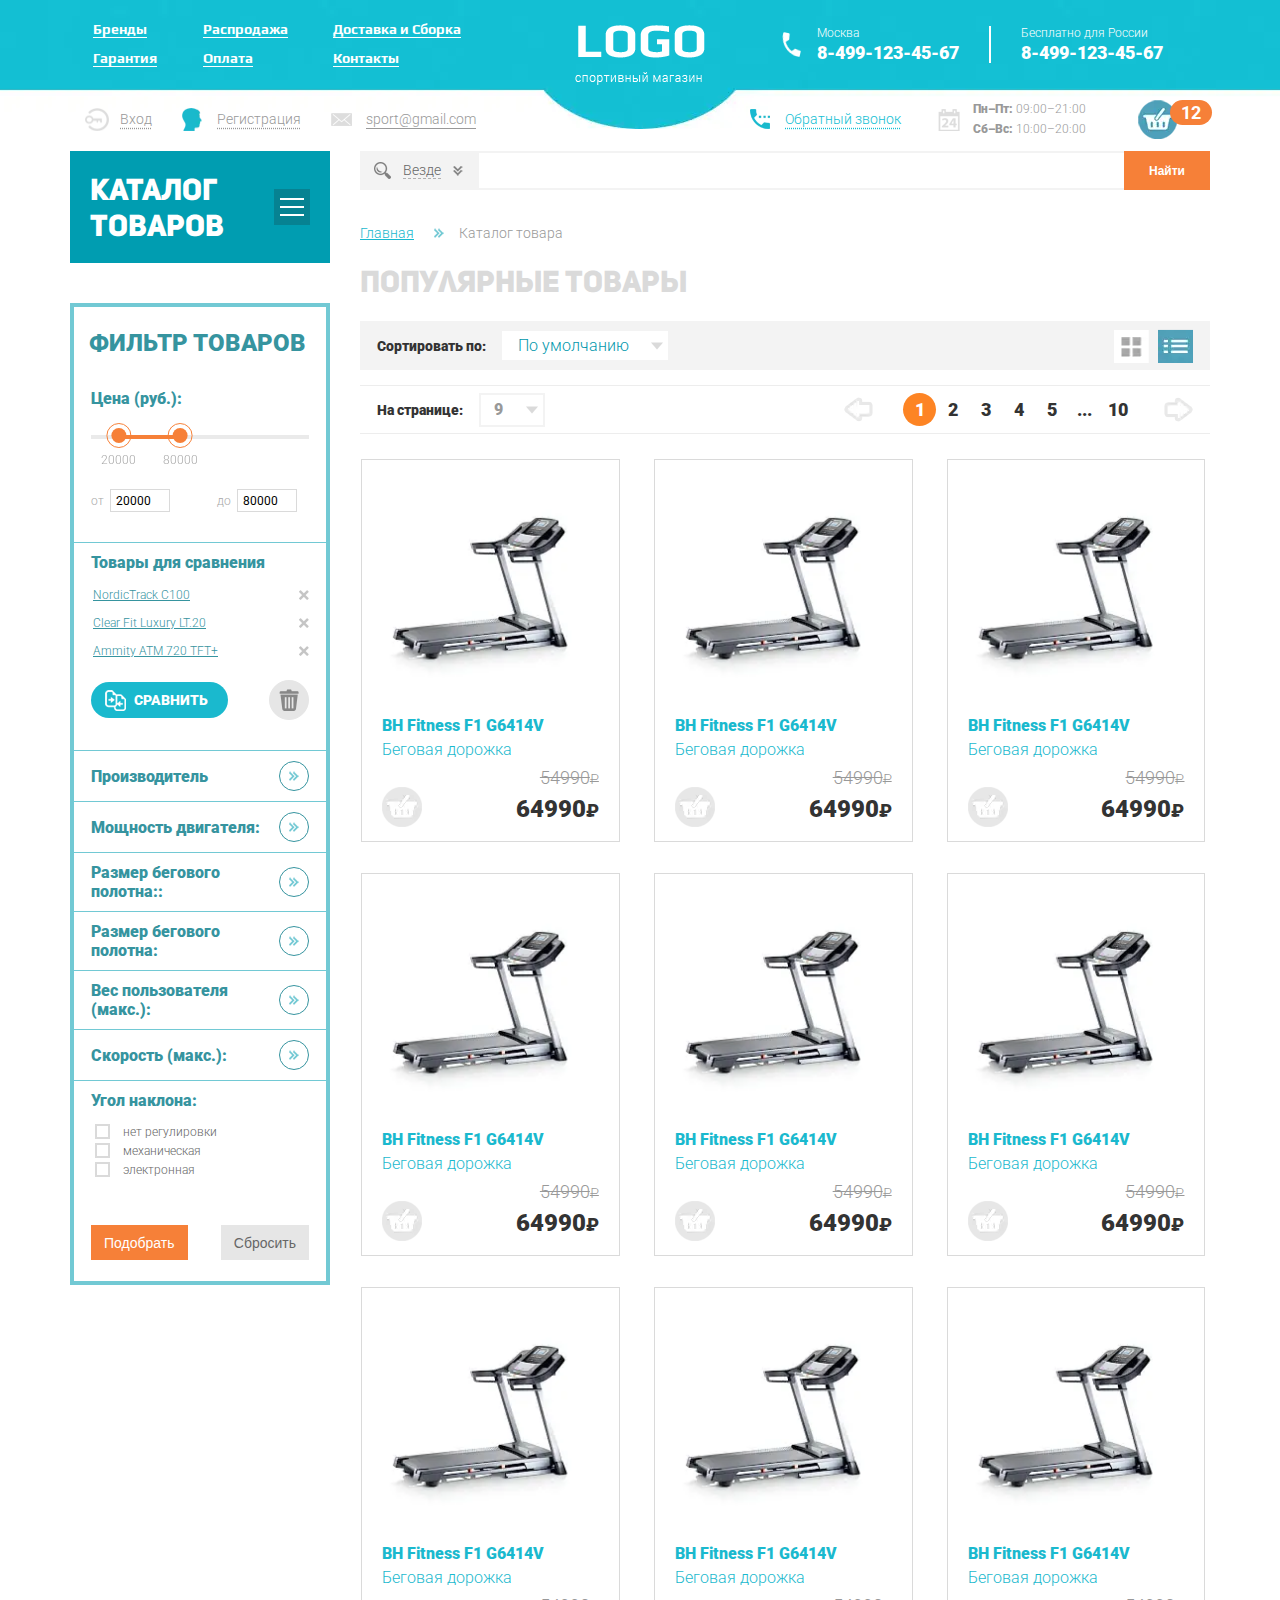
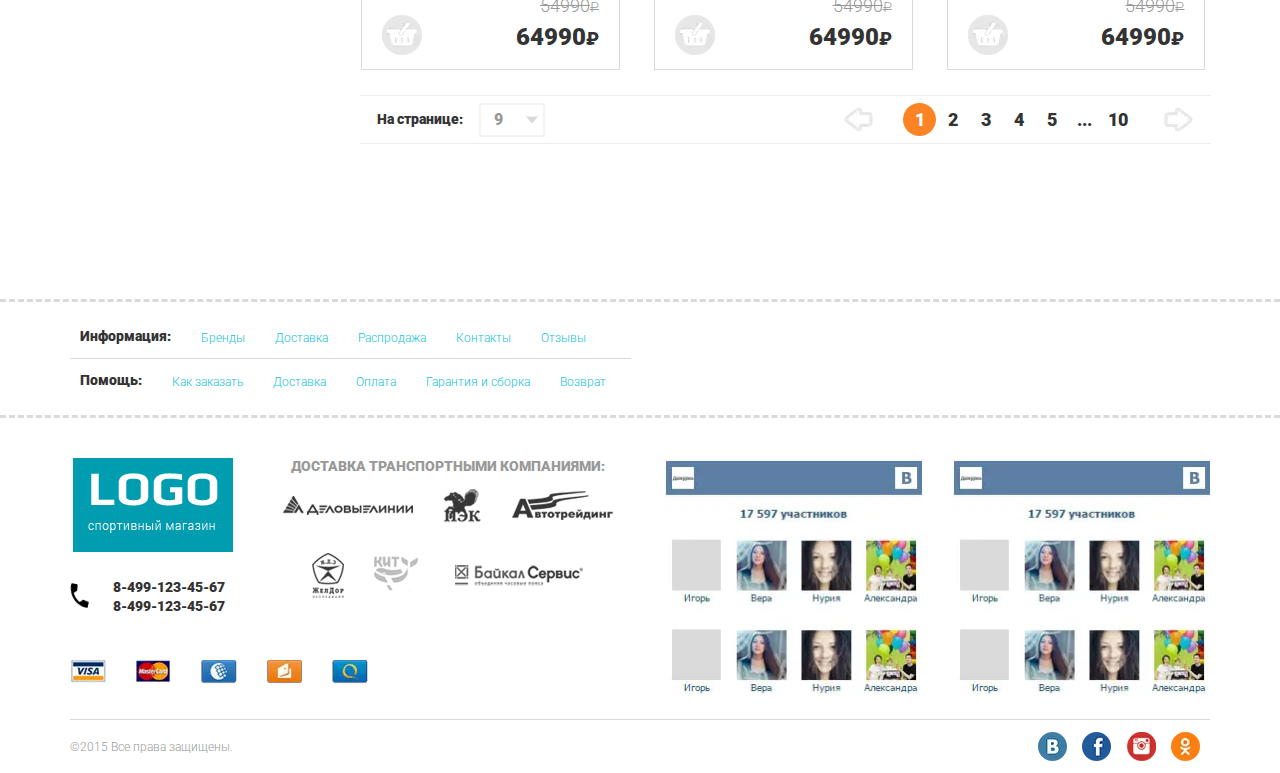
<file: catalog.html>
<!DOCTYPE html><html lang="ru"><head>  <meta charset="UTF-8">  <meta name="viewport" content="width=device-width, initial-scale=1.0">  <link href="css/style.min.css" rel="stylesheet">  <title>Каталог</title></head><body>  <div class="wrapper">    <header class="header">  <div class="header__content _container">    <div class="header__top top-header">      <div class="top-header__column">        <div class="top-header__menu menu">          <div class="menu__icon icon-menu">            <span class="icon-menu__item"></span>          </div>          <nav class="menu__body">            <ul id="actions-header__clone" class="actions-header actions-header__clone"></ul>            <ul class="menu__list">              <li><a href="" class="menu__link">Бренды</a></li>              <li><a href="" class="menu__link">Распродажа</a></li>              <li><a href="" class="menu__link">Доставка и Сборка</a></li>            </ul>            <ul class="menu__list">              <li><a href="" class="menu__link">Гарантия</a></li>              <li><a href="" class="menu__link">Оплата</a></li>              <li><a href="" class="menu__link">Контакты</a></li>            </ul>            <div class="info-header__item info-header__callback-clone">              <a href="" class="info-header__callback">Обратный звонок</a>            </div>          </nav>        </div>      </div>      <div class="top-header__column top-header__column--logo">        <a href="" class="top-header__logo"><picture><source srcset="img/logo.webp" type="image/webp"><img src="img/logo.png" alt=""></picture></a>      </div>      <div class="top-header__column top-header__column--third">        <div class="top-header__contacts contacts-header">          <div class="contacts-header__column">            <div class="contacts-header__item contacts-header__item-icon">              <div class="contacts-header__label">Москва</div>              <a href="tel:84991234567" class="contacts-header__phone">8-499-123-45-67</a>            </div>            <div class="info-header__item info-header__cart-clone">              <a href="" class="info-header__cart">                <span>12</span>              </a>            </div>          </div>          <div class="contacts-header__column">            <div class="contacts-header__item item-phone2">              <div class="contacts-header__label">Бесплатно для России</div>              <a href="tel:84991234567" class="contacts-header__phone contacts-header__phone">8-499-123-45-67</a>            </div>          </div>        </div>      </div>    </div>    <div class="header__bottom bottom-header">      <div class="bottom-header__column">        <ul id="actions-header" class="bottom-header__actions actions-header">          <li>            <a href="" class="actions-header__item actions-header__item-login">Вход</a>          </li>          <li>            <a href="" class="actions-header__item actions-header__item-reg">Регистрация</a>          </li>          <li>            <a href="mailto:sport@gmail.com"              class="actions-header__item actions-header__item-email">sport@gmail.com<span></span></a>          </li>        </ul>      </div>      <div class="bottom-header__column">        <div class="bottom-header__info info-header">          <div class="info-header__item">            <a href="" class="info-header__callback">Обратный звонок</a>          </div>          <div class="info-header__item info-header__schedule">            <p><span>Пн–Пт: </span>09:00–21:00</p>            <p><span>Сб–Вс: </span>10:00–20:00</p>          </div>          <div class="info-header__item">            <a href="" class="info-header__cart">              <span>12</span>            </a>          </div>        </div>      </div>    </div>  </div></header>    <main class="page">      <div class="page__container _container">        <div class="page__body">          <aside class="page__aside">            <nav class="page__menu menu-page">              <div class="menu-page__header">                <div class="menu-page__title">КАТАЛОГ ТОВАРОВ</div>                <div class="menu-page__icon">                  <div class="menu-page__burger">                    <span class="menu-page__line"></span>                    <span class="menu-page__line"></span>                    <span class="menu-page__line"></span>                  </div>                </div>              </div>              <div class="menu-page__body slidetoggle">                <ul class="menu-page__list">                  <li class="menu-page__item-parent">                    <a href="" class="menu-page__link">Беговые дорожки</a>                    <div class="menu-page__submenu submenu-page">                      <div class="submenu-page__item">                        <ul class="submenu-page__menu">                          <li><a href="" class="submenu-page__link">Всепогодный</a></li>                          <li><a href="" class="submenu-page__link">Для помещений</a></li>                          <li><a href="" class="submenu-page__link">Профессиональный</a></li>                          <li><a href="" class="submenu-page__link">Любительский</a></li>                        </ul>                        <div class="submenu-page__product">                          <div class="item-product">                            <div class="item-product__labels">                              <div class="item-product__label">                                Товар дня                              </div>                            </div>                            <a href="" class="item-product__preview">                              <div class="item-product__preview-image">                                <picture><source srcset="img/products/1.webp" type="image/webp"><img src="img/products/1.jpg" alt=""></picture>                              </div>                            </a>                            <div class="item-product__body">                              <a href="" class="item-product__header">                                <span class="item-product__header-title">Donic Indoor Roller 800 Green</span>                                <span class="item-product__header-subtitle">Домашний теннисный стол</span>                              </a>                              <div class="item-product__footer">                                <div class="item-product__old-price rub">54990</div>                                <a href="" class="item-product__add">                                  <picture><source srcset="img/icons/item_cart.webp" type="image/webp"><img src="img/icons/item_cart.png" alt="" class="item-product__cart"></picture>                                </a>                                <div class="item-product__price rub">64990</div>                              </div>                            </div>                          </div>                        </div>                      </div>                    </div>                  </li>                  <li class="menu-page__item-parent">                    <a href="" class="menu-page__link">Эллиптические тренажеры<a>                        <div class="menu-page__submenu submenu-page">                          <div class="submenu-page__item">                            <ul class="submenu-page__menu">                              <li><a href="" class="submenu-page__link">Всепогодный</a></li>                              <li><a href="" class="submenu-page__link">Для помещений</a></li>                              <li><a href="" class="submenu-page__link">Профессиональный</a></li>                              <li><a href="" class="submenu-page__link">Любительский</a></li>                            </ul>                            <div class="submenu-page__product">                              <div class="item-product">                                <div class="item-product__labels">                                  <div class="item-product__label">                                    Товар дня                                  </div>                                  <div class="item-product__label">                                    Новинка                                  </div>                                </div>                                <a href="" class="item-product__preview">                                  <div class="item-product__preview-image">                                    <picture><source srcset="img/products/1.webp" type="image/webp"><img src="img/products/1.jpg" alt=""></picture>                                  </div>                                </a>                                <div class="item-product__body">                                  <a href="" class="item-product__header">                                    <span class="item-product__header-title">Donic Indoor Roller 800 Green</span>                                    <span class="item-product__header-subtitle">Домашний теннисный стол</span>                                  </a>                                  <div class="item-product__footer">                                    <div class="item-product__old-price rub">54990</div>                                    <a href="" class="item-product__add">                                      <picture><source srcset="img/icons/item_cart.webp" type="image/webp"><img src="img/icons/item_cart.png" alt="" class="item-product__cart"></picture>                                    </a>                                    <div class="item-product__price rub">64990</div>                                  </div>                                </div>                              </div>                            </div>                          </div>                        </div>                  </li>                  <li><a href="" class="menu-page__link">Велотренажеры</a></li>                  <li><a href="" class="menu-page__link">Гребные тренажеры</a></li>                  <li><a href="" class="menu-page__link">Вибромассажеры</a></li>                  <li class="menu-page__item-parent">                    <a href="" class="menu-page__link">Теннисные столы</a>                    <div class="menu-page__submenu submenu-page">                      <div class="submenu-page__item">                        <ul class="submenu-page__menu">                          <li><a href="" class="submenu-page__link">Всепогодный</a></li>                          <li><a href="" class="submenu-page__link">Для помещений</a></li>                          <li><a href="" class="submenu-page__link">Профессиональный</a></li>                          <li><a href="" class="submenu-page__link">Любительский</a></li>                        </ul>                        <div class="submenu-page__product">                          <div class="item-product">                            <div class="item-product__labels">                            </div>                            <a href="" class="item-product__preview">                              <div class="item-product__preview-image">                                <picture><source srcset="img/products/1.webp" type="image/webp"><img src="img/products/1.jpg" alt=""></picture>                              </div>                            </a>                            <div class="item-product__body">                              <a href="" class="item-product__header">                                <span class="item-product__header-title">Donic Indoor Roller 800 Green</span>                                <span class="item-product__header-subtitle">Домашний теннисный стол</span>                              </a>                              <div class="item-product__footer">                                <div class="item-product__old-price rub">54990</div>                                <a href="" class="item-product__add">                                  <picture><source srcset="img/icons/item_cart.webp" type="image/webp"><img src="img/icons/item_cart.png" alt="" class="item-product__cart"></picture>                                </a>                                <div class="item-product__price rub">64990</div>                              </div>                            </div>                          </div>                        </div>                      </div>                    </div>                  </li>                  <li><a href="" class="menu-page__link">Баскетбол</a></li>                  <li class="menu-page__item-parent">                    <a href="" class="menu-page__link">Массажные кресла</a>                    <div class="menu-page__submenu submenu-page">                      <div class="submenu-page__item">                        <ul class="submenu-page__menu">                          <li><a href="" class="submenu-page__link">Всепогодный</a></li>                          <li><a href="" class="submenu-page__link">Для помещений</a></li>                          <li><a href="" class="submenu-page__link">Профессиональный</a></li>                          <li><a href="" class="submenu-page__link">Любительский</a></li>                        </ul>                        <div class="submenu-page__product">                          <div class="item-product">                            <div class="item-product__labels">                              <div class="item-product__label">                                Скидка декабря                              </div>                            </div>                            <a href="" class="item-product__preview">                              <div class="item-product__preview-image">                                <picture><source srcset="img/products/1.webp" type="image/webp"><img src="img/products/1.jpg" alt=""></picture>                              </div>                            </a>                            <div class="item-product__body">                              <a href="" class="item-product__header">                                <span class="item-product__header-title">Donic Indoor Roller 800 Green</span>                                <span class="item-product__header-subtitle">Домашний теннисный стол</span>                              </a>                              <div class="item-product__footer">                                <div class="item-product__old-price rub">54990</div>                                <a href="" class="item-product__add">                                  <picture><source srcset="img/icons/item_cart.webp" type="image/webp"><img src="img/icons/item_cart.png" alt="" class="item-product__cart"></picture>                                </a>                                <div class="item-product__price rub">64990</div>                              </div>                            </div>                          </div>                        </div>                      </div>                    </div>                  </li>                  <li class="menu-page__item-parent">                    <a href="" class=" menu-page__link">Массажые столы</a>                    <div class="menu-page__submenu submenu-page">                      <div class="submenu-page__item">                        <ul class="submenu-page__menu">                          <li><a href="" class="submenu-page__link">Всепогодный</a></li>                          <li><a href="" class="submenu-page__link">Для помещений</a></li>                          <li><a href="" class="submenu-page__link">Профессиональный</a></li>                          <li><a href="" class="submenu-page__link">Любительский</a></li>                        </ul>                        <div class="submenu-page__product">                          <div class="item-product">                            <div class="item-product__labels">                              <div class="item-product__label">                                Новогодняя распродажа                              </div>                            </div>                            <a href="" class="item-product__preview">                              <div class="item-product__preview-image">                                <picture><source srcset="img/products/1.webp" type="image/webp"><img src="img/products/1.jpg" alt=""></picture>                              </div>                            </a>                            <div class="item-product__body">                              <a href="" class="item-product__header">                                <span class="item-product__header-title">Donic Indoor Roller 800 Green</span>                                <span class="item-product__header-subtitle">Домашний теннисный стол</span>                              </a>                              <div class="item-product__footer">                                <div class="item-product__old-price rub">54990</div>                                <a href="" class="item-product__add">                                  <picture><source srcset="img/icons/item_cart.webp" type="image/webp"><img src="img/icons/item_cart.png" alt="" class="item-product__cart"></picture>                                </a>                                <div class="item-product__price rub">64990</div>                              </div>                            </div>                          </div>                        </div>                      </div>                    </div>                  </li>                  <li><a href="" class="menu-page__link">Силовые тренажеры</a> </li>                  <li><a href="" class="menu-page__link">Батуты</a></li>                  <li><a href="" class="menu-page__link">Детские городки</a></li>                  <li><a href="" class="menu-page__link">Дачная мебель</a></li>                  <li><a href="" class="menu-page__link">Уличные спортивные комплексы</a></li>                  <li><a href="" class="menu-page__link">Аксессуары</a></li>                </ul>              </div>            </nav>            <!--menu-page-->            <form action="#" class="page__filter filter">              <div class="filter__title">Фильтр товаров</div>              <div class="filter__content">                <div class="filter__body">                  <div class="filter__section section-filter">                    <div class="section-filter__title">Цена (руб.):</div>                    <div class="section-filter__body">                      <div class="price-filter">                        <div class="price-filter__slider"></div>                        <div class="price-filter__values values-filter">                          <div class="values-filter__item">                            <label for="price-start">от</label>                            <input id="price-start" type="text" autocomplete="off">                          </div>                          <div class="values-filter__item">                            <label for="price-end">до</label>                            <input id="price-end" type="text" autocomplete="off">                          </div>                        </div>                      </div>                    </div>                  </div>                  <div class="filter__section section-filter">                    <div class="section-filter__title">Товары для сравнения</div>                    <div class="section-filter__body">                      <div class="compare-filter">                        <div class="compare-filter__items">                          <div class="compare-filter__item">                            <a href="" class="compare-filter__link">NordicTrack C100</a>                            <a href="" class="compare-filter__remove"></a>                          </div>                          <div class="compare-filter__item">                            <a href="" class="compare-filter__link">Clear Fit Luxury LT.20</a>                            <a href="" class="compare-filter__remove"></a>                          </div>                          <div class="compare-filter__item">                            <a href="" class="compare-filter__link">Ammity ATM 720 TFT+</a>                            <div href="" class="compare-filter__remove"></div>                          </div>                        </div>                        <div class="compare-filter__footer">                          <a href="" class="compare-filter__compare">СРАВНИТЬ</a>                          <a href="" class="compare-filter__clean"></a>                        </div>                      </div>                    </div>                  </div>                  <div class="filter__section section-filter">                    <div class="section-filter__title filter-arrow">Производитель</div>                    <div class="section-filter__body">                      <label class="section-filter__checkbox">                        <input type="checkbox" name="form[]" value="1" class="section-filter__input">                        <span class="section-filter__text">Сlear-fit</span>                      </label>                      <label class="section-filter__checkbox">                        <input type="checkbox" name="form[]" value="1" class="section-filter__input">                        <span class="section-filter__text">Diadora</span>                      </label>                      <label class="section-filter__checkbox">                        <input type="checkbox" name="form[]" value="1" class="section-filter__input">                        <span class="section-filter__text">Hasttings</span>                      </label>                      <label class="section-filter__checkbox">                        <input type="checkbox" name="form[]" value="1" class="section-filter__input">                        <span class="section-filter__text">Carbon-fitness</span>                      </label>                      <label class="section-filter__checkbox">                        <input type="checkbox" name="form[]" value="1" class="section-filter__input">                        <span class="section-filter__text">Nordic Track</span>                      </label>                    </div>                  </div>                  <div class="filter__section section-filter">                    <div class="section-filter__title filter-arrow">Мощность двигателя:</div>                    <div class="section-filter__body">                      <label class="section-filter__checkbox">                        <input type="checkbox" name="form[]" value="1" class="section-filter__input">                        <span class="section-filter__text">12</span>                      </label>                      <label class="section-filter__checkbox">                        <input type="checkbox" name="form[]" value="1" class="section-filter__input">                        <span class="section-filter__text">14</span>                      </label>                      <label class="section-filter__checkbox">                        <input type="checkbox" name="form[]" value="1" class="section-filter__input">                        <span class="section-filter__text">16</span>                      </label>                      <label class="section-filter__checkbox">                        <input type="checkbox" name="form[]" value="1" class="section-filter__input">                        <span class="section-filter__text">18</span>                      </label>                      <label class="section-filter__checkbox">                        <input type="checkbox" name="form[]" value="1" class="section-filter__input">                        <span class="section-filter__text">20</span>                      </label>                    </div>                  </div>                  <div class="filter__section section-filter">                    <div class="section-filter__title filter-arrow">Размер бегового полотна::</div>                    <div class="section-filter__body">                      <label class="section-filter__checkbox">                        <input type="checkbox" name="form[]" value="1" class="section-filter__input">                        <span class="section-filter__text">12</span>                      </label>                      <label class="section-filter__checkbox">                        <input type="checkbox" name="form[]" value="1" class="section-filter__input">                        <span class="section-filter__text">14</span>                      </label>                      <label class="section-filter__checkbox">                        <input type="checkbox" name="form[]" value="1" class="section-filter__input">                        <span class="section-filter__text">16</span>                      </label>                      <label class="section-filter__checkbox">                        <input type="checkbox" name="form[]" value="1" class="section-filter__input">                        <span class="section-filter__text">18</span>                      </label>                      <label class="section-filter__checkbox">                        <input type="checkbox" name="form[]" value="1" class="section-filter__input">                        <span class="section-filter__text">20</span>                      </label>                    </div>                  </div>                  <div class="filter__section section-filter">                    <div class="section-filter__title filter-arrow">Размер бегового полотна:</div>                    <div class="section-filter__body">                      <label class="section-filter__checkbox">                        <input type="checkbox" name="form[]" value="1" class="section-filter__input">                        <span class="section-filter__text">12</span>                      </label>                      <label class="section-filter__checkbox">                        <input type="checkbox" name="form[]" value="1" class="section-filter__input">                        <span class="section-filter__text">14</span>                      </label>                      <label class="section-filter__checkbox">                        <input type="checkbox" name="form[]" value="1" class="section-filter__input">                        <span class="section-filter__text">16</span>                      </label>                      <label class="section-filter__checkbox">                        <input type="checkbox" name="form[]" value="1" class="section-filter__input">                        <span class="section-filter__text">18</span>                      </label>                      <label class="section-filter__checkbox">                        <input type="checkbox" name="form[]" value="1" class="section-filter__input">                        <span class="section-filter__text">20</span>                      </label>                    </div>                  </div>                  <div class="filter__section section-filter">                    <div class="section-filter__title filter-arrow">Вес пользователя (макс.):</div>                    <div class="section-filter__body">                      <label class="section-filter__checkbox">                        <input type="checkbox" name="form[]" value="1" class="section-filter__input">                        <span class="section-filter__text">12</span>                      </label>                      <label class="section-filter__checkbox">                        <input type="checkbox" name="form[]" value="1" class="section-filter__input">                        <span class="section-filter__text">14</span>                      </label>                      <label class="section-filter__checkbox">                        <input type="checkbox" name="form[]" value="1" class="section-filter__input">                        <span class="section-filter__text">16</span>                      </label>                      <label class="section-filter__checkbox">                        <input type="checkbox" name="form[]" value="1" class="section-filter__input">                        <span class="section-filter__text">18</span>                      </label>                      <label class="section-filter__checkbox">                        <input type="checkbox" name="form[]" value="1" class="section-filter__input">                        <span class="section-filter__text">20</span>                      </label>                    </div>                  </div>                  <div class="filter__section section-filter">                    <div class="section-filter__title filter-arrow">Скорость (макс.):</div>                    <div class="section-filter__body">                      <label class="section-filter__checkbox">                        <input type="checkbox" name="form[]" value="1" class="section-filter__input">                        <span class="section-filter__text">12</span>                      </label>                      <label class="section-filter__checkbox">                        <input type="checkbox" name="form[]" value="1" class="section-filter__input">                        <span class="section-filter__text">14</span>                      </label>                      <label class="section-filter__checkbox">                        <input type="checkbox" name="form[]" value="1" class="section-filter__input">                        <span class="section-filter__text">16</span>                      </label>                      <label class="section-filter__checkbox">                        <input type="checkbox" name="form[]" value="1" class="section-filter__input">                        <span class="section-filter__text">18</span>                      </label>                      <label class="section-filter__checkbox">                        <input type="checkbox" name="form[]" value="1" class="section-filter__input">                        <span class="section-filter__text">20</span>                      </label>                    </div>                  </div>                  <div class="filter__section section-filter">                    <div class="section-filter__title">Угол наклона:</div>                    <div class="section-filter__body">                      <label class="section-filter__checkbox">                        <input type="checkbox" name="form[]" value="1" class="section-filter__input">                        <span class="section-filter__text">нет регулировки</span>                      </label>                      <label class="section-filter__checkbox">                        <input type="checkbox" name="form[]" value="1" class="section-filter__input">                        <span class="section-filter__text">механическая</span>                      </label>                      <label class="section-filter__checkbox">                        <input type="checkbox" name="form[]" value="1" class="section-filter__input">                        <span class="section-filter__text">электронная</span>                      </label>                    </div>                  </div>                </div>                <div class="filter__footer">                  <button type="submit" class="filter__btn btn">Подобрать</button>                  <button type="reset" class="filter__btn btn btn-grey">Сбросить</button>                </div>              </div>            </form>            <!--filter-->          </aside>          <!--page__aside-->          <div class="page__content">            <form action="#" class="page__search search-page">              <div class="search-page__select">                <div class="search-page__title">                  <span>Везде</span>                  <span class="search-page__quantity"></span>                </div>                <div class="search-page__cat cat-search">                  <div class="cat-search__row">                    <ul class="cat-search__column">                      <li>                        <label class="cat-search__checkbox checkbox">                          <input class=" checkbox__input" value="1" name="form[]" type="checkbox" data-error="Ошибка">                          <span class="checkbox__text">Беговые дорожки</span>                        </label>                      </li>                      <li>                        <label class="cat-search__checkbox checkbox">                          <input class=" checkbox__input" value="1" name="form[]" type="checkbox" data-error="Ошибка">                          <span class="checkbox__text">Эллиптические тренажеры</span>                        </label>                      </li>                      <li>                        <label class="cat-search__checkbox checkbox">                          <input class="checkbox__input" type="checkbox" value="1" name="form[]" data-error="Ошибка">                          <span class="checkbox__text">Велотренажеры</span>                        </label>                      </li>                      <li>                        <label class="cat-search__checkbox checkbox">                          <input class=" checkbox__input" value="1" name="form[]" type="checkbox" data-error="Ошибка">                          <span class="checkbox__text">Гребные тренажеры</span>                        </label>                      </li>                      <li>                        <label class="cat-search__checkbox checkbox">                          <input class=" checkbox__input" value="1" name="form[]" type="checkbox" data-error="Ошибка">                          <span class="checkbox__text">Вибромассажеры</span>                        </label>                      </li>                    </ul>                    <ul class="cat-search__column">                      <li>                        <label class="cat-search__checkbox checkbox">                          <input class=" checkbox__input" value="1" name="form[]" type="checkbox" data-error="Ошибка">                          <span class="checkbox__text">Теннисные столы</span>                        </label>                      </li>                      <li>                        <label class="cat-search__checkbox checkbox">                          <input class=" checkbox__input" value="1" name="form[]" type="checkbox" data-error="Ошибка">                          <span class="checkbox__text">Баскетбольные щиты и стойки</span>                        </label>                      </li>                      <li>                        <label class="cat-search__checkbox checkbox">                          <input class=" checkbox__input" value="1" name="form[]" type="checkbox" data-error="Ошибка">                          <span class="checkbox__text">Массажные кресла</span>                        </label>                      </li>                      <li>                        <label class="cat-search__checkbox checkbox">                          <input class=" checkbox__input" value="1" name="form[]" type="checkbox" data-error="Ошибка">                          <span class="checkbox__text">Массажные столы</span>                        </label>                      </li>                      <li>                        <label class="cat-search__checkbox checkbox">                          <input class=" checkbox__input" value="1" name="form[]" type="checkbox" data-error="Ошибка">                          <span class="checkbox__text">Силовые тренажеры</span>                        </label>                      </li>                    </ul>                    <ul class="cat-search__column">                      <li>                        <label class="cat-search__checkbox checkbox">                          <input class=" checkbox__input" value="1" name="form[]" type="checkbox" data-error="Ошибка">                          <span class="checkbox__text">Батуты</span>                        </label>                      </li>                      <li>                        <label class="cat-search__checkbox checkbox">                          <input class=" checkbox__input" value="1" name="form[]" type="checkbox" data-error="Ошибка">                          <span class="checkbox__text">Детские городки</span>                        </label>                      </li>                      <li>                        <label class="cat-search__checkbox checkbox">                          <input class=" checkbox__input" value="1" name="form[]" type="checkbox" data-error="Ошибка">                          <span class="checkbox__text">Дачная мебель</span>                        </label>                      </li>                      <li>                        <label class="cat-search__checkbox checkbox">                          <input class=" checkbox__input" value="1" name="form[]" type="checkbox" data-error="Ошибка">                          <span class="checkbox__text">Уличные спортивные комплексы</span>                        </label>                      </li>                      <li>                        <label class="cat-search__checkbox checkbox">                          <input class=" checkbox__input" value="1" name="form[]" type="checkbox" data-error="Ошибка">                          <span class="checkbox__text">Аксессуары</span>                        </label>                      </li>                    </ul>                  </div>                  <!--cat-search__row-->                </div>              </div>              <div class="search-page__input">                <input autocomplete="off" type="text" name="form[]" data-error="Ошибка" data-value="">              </div>              <button type="submit" class="search-page__btn btn">Найти</button>            </form>            <!--search-page-->            <nav class="page__breadcrumbs breadcrumbs">              <ul class="breadcrumbs__list">                <li><a href="" class="breadcrumbs__link">Главная</a></li>                <li><span class="breadcrumbs__item">Каталог товара</span></li>              </ul>            </nav>            <!--breadcrumbs-->            <section class="page__catalog catalog">              <h1 class="catalog__title">Популярные товары</h1>              <div class="catalog__actions actions-catalog">                <div class="actions-catalog__order order-catalog">                  <div class="order-catalog__label">Сортировать по:</div>                  <div class="order-catalog__select select select-order">                    <select name="form[]" class="select-native select-order__native">                      <option value="1" selected>По умолчанию</option>                      <option value="2">По цене</option>                      <option value="3">По названию</option>                    </select>                    <div class="select-custom select-order__custom" aria-hidden="true">                      <div class="select-custom__selected select-order__selected">По умолчанию</div>                      <div class="select-custom__options select-order__options">                        <div class="select-custom__option select-order__option active" data-value="1">По умолчанию</div>                        <div class="select-custom__option select-order__option" data-value="2">По цене</div>                        <div class="select-custom__option select-order__option" data-value="3">По названию</div>                      </div>                    </div>                  </div>                </div>                <div class="catalog__view view-catalog">                  <div class="view-catalog__item view-catalog__item-grid"></div>                  <div class="view-catalog__item view-catalog__item-list active"></div>                </div>              </div>              <!--catalog__actions-->              <div class="catalog__nav catalog__nav-top nav-catalog">                <div class="nav-catalog__show show-catalog">                  <div class="show-catalog__label">На странице:</div>                  <div class="show-catalog__select select select-show">                    <select name="form[]" class="select-native select-show__native">                      <option value="1" selected>9</option>                      <option value="2">18</option>                      <option value="3">36</option>                      <option value="4">72</option>                    </select>                    <div class="select-custom select-show__custom" aria-hidden="true">                      <div class="select-custom__selected select-show__selected">9</div>                      <div class="select-custom__options select-show__options">                        <div class="select-custom__option select-show__option active" data-value="1">9</div>                        <div class="select-custom__option select-show__option" data-value="2">18</div>                        <div class="select-custom__option select-show__option" data-value="3">36</div>                        <div class="select-custom__option select-show__option" data-value="4">72</div>                      </div>                    </div>                  </div>                </div>                <div class="nav-catalog__pagination pagination-catalog">                  <a href="" class="pagination-catalog__arrow arrow arrow-prev"></a>                  <ul class="pagination-catalog__list">                    <li>                      <a href="" class="pagination-catalog__link active">1</a>                    </li>                    <li>                      <a href="" class="pagination-catalog__link">2</a>                    </li>                    <li>                      <a href="" class="pagination-catalog__link">3</a>                    </li>                    <li>                      <a href="" class="pagination-catalog__link">4</a>                    </li>                    <li>                      <a href="" class="pagination-catalog__link">5</a>                    </li>                    <li>                      <a href="" class="pagination-catalog__link">...</a>                    </li>                    <li>                      <a href="" class="pagination-catalog__link">10</a>                    </li>                  </ul>                  <a href="" class="pagination-catalog__arrow arrow arrow-next"></a>                </div>              </div>              <!--catalog__nav-top-->              <div class="catalog__products">                <div class="products-slider__items">                  <div class="products-slider__inner">                    <div class="products-slider__item">                      <div class="item-product">                        <div class="item-product__labels">                        </div>                        <a href="" class="item-product__preview">                          <div class="item-product__preview-image">                            <picture><source srcset="img/products/product1.webp" type="image/webp"><img src="img/products/product1.jpg" alt=""></picture>                          </div>                        </a>                        <div class="item-product__body">                          <a href="" class="item-product__header">                            <span class="item-product__header-title">BH Fitness F1 G6414V</span>                            <span class="item-product__header-subtitle">Беговая дорожка</span>                          </a>                          <div class="item-product__footer">                            <div class="item-product__old-price rub">54990</div>                            <a href="" class="item-product__add">                              <picture><source srcset="img/icons/item_cart.webp" type="image/webp"><img src="img/icons/item_cart.png" alt="" class="item-product__cart"></picture>                            </a>                            <div class="item-product__price rub">64990</div>                          </div>                        </div>                        <div class="item-product__hover hover-product">                          <a href="" class="hover-product__header">                            <span class="hover-product__header-title">BH Fitness F1 G6414</span>                            <span class="hover-product__header-subtitle">Беговая дорожка</span>                          </a>                          <div class="hover-product__info info-product">                            <div class="info-product__item">                              <div class="info-product__label">Тип беговой дорожки:</div>                              <div class="info-product__value">Электрическая</div>                            </div>                            <div class="info-product__item">                              <div class="info-product__label">Скорость движения (км/ч):</div>                              <div class="info-product__value">22</div>                            </div>                            <div class="info-product__item">                              <div class="info-product__label">Складывание:</div>                              <div class="info-product__value">Есть</div>                            </div>                          </div>                          <a href="" class="hover-product__compare"><span>Сравнить</span></a>                          <div class="hover-product__footer">                            <div class="hover-product__old-price rub">54990</div>                            <a href="" class="hover-product__cart hover-product__cart-catalog">                              <picture><source srcset="img/icons/hover-product_cart.webp" type="image/webp"><img src="img/icons/hover-product_cart.png" alt="" class="item-product__cart"></picture>                            </a>                            <div class="hover-product__price rub">64990</div>                          </div>                        </div>                      </div>                    </div>                    <div class="products-slider__item">                      <div class="item-product">                        <div class="item-product__labels">                        </div>                        <a href="" class="item-product__preview">                          <div class="item-product__preview-image">                            <picture><source srcset="img/products/product1.webp" type="image/webp"><img src="img/products/product1.jpg" alt=""></picture>                          </div>                        </a>                        <div class="item-product__body">                          <a href="" class="item-product__header">                            <span class="item-product__header-title">BH Fitness F1 G6414V</span>                            <span class="item-product__header-subtitle">Беговая дорожка</span>                          </a>                          <div class="item-product__footer">                            <div class="item-product__old-price rub">54990</div>                            <a href="" class="item-product__add">                              <picture><source srcset="img/icons/item_cart.webp" type="image/webp"><img src="img/icons/item_cart.png" alt="" class="item-product__cart"></picture>                            </a>                            <div class="item-product__price rub">64990</div>                          </div>                        </div>                        <div class="item-product__hover hover-product">                          <a href="" class="hover-product__header">                            <span class="hover-product__header-title">BH Fitness F1 G6414</span>                            <span class="hover-product__header-subtitle">Беговая дорожка</span>                          </a>                          <div class="hover-product__info info-product">                            <div class="info-product__item">                              <div class="info-product__label">Тип беговой дорожки:</div>                              <div class="info-product__value">Электрическая</div>                            </div>                            <div class="info-product__item">                              <div class="info-product__label">Скорость движения (км/ч):</div>                              <div class="info-product__value">22</div>                            </div>                            <div class="info-product__item">                              <div class="info-product__label">Складывание:</div>                              <div class="info-product__value">Есть</div>                            </div>                          </div>                          <a href="" class="hover-product__compare"><span>Сравнить</span></a>                          <div class="hover-product__footer">                            <div class="hover-product__old-price rub">54990</div>                            <a href="" class="hover-product__cart hover-product__cart-catalog">                              <picture><source srcset="img/icons/hover-product_cart.webp" type="image/webp"><img src="img/icons/hover-product_cart.png" alt="" class="item-product__cart"></picture>                            </a>                            <div class="hover-product__price rub">64990</div>                          </div>                        </div>                      </div>                    </div>                    <div class="products-slider__item">                      <div class="item-product">                        <div class="item-product__labels">                        </div>                        <a href="" class="item-product__preview">                          <div class="item-product__preview-image">                            <picture><source srcset="img/products/product1.webp" type="image/webp"><img src="img/products/product1.jpg" alt=""></picture>                          </div>                        </a>                        <div class="item-product__body">                          <a href="" class="item-product__header">                            <span class="item-product__header-title">BH Fitness F1 G6414V</span>                            <span class="item-product__header-subtitle">Беговая дорожка</span>                          </a>                          <div class="item-product__footer">                            <div class="item-product__old-price rub">54990</div>                            <a href="" class="item-product__add">                              <picture><source srcset="img/icons/item_cart.webp" type="image/webp"><img src="img/icons/item_cart.png" alt="" class="item-product__cart"></picture>                            </a>                            <div class="item-product__price rub">64990</div>                          </div>                        </div>                        <div class="item-product__hover hover-product">                          <a href="" class="hover-product__header">                            <span class="hover-product__header-title">BH Fitness F1 G6414</span>                            <span class="hover-product__header-subtitle">Беговая дорожка</span>                          </a>                          <div class="hover-product__info info-product">                            <div class="info-product__item">                              <div class="info-product__label">Тип беговой дорожки:</div>                              <div class="info-product__value">Электрическая</div>                            </div>                            <div class="info-product__item">                              <div class="info-product__label">Скорость движения (км/ч):</div>                              <div class="info-product__value">22</div>                            </div>                            <div class="info-product__item">                              <div class="info-product__label">Складывание:</div>                              <div class="info-product__value">Есть</div>                            </div>                          </div>                          <a href="" class="hover-product__compare"><span>Сравнить</span></a>                          <div class="hover-product__footer">                            <div class="hover-product__old-price rub">54990</div>                            <a href="" class="hover-product__cart hover-product__cart-catalog">                              <picture><source srcset="img/icons/hover-product_cart.webp" type="image/webp"><img src="img/icons/hover-product_cart.png" alt="" class="item-product__cart"></picture>                            </a>                            <div class="hover-product__price rub">64990</div>                          </div>                        </div>                      </div>                    </div>                    <div class="products-slider__item">                      <div class="item-product">                        <div class="item-product__labels">                        </div>                        <a href="" class="item-product__preview">                          <div class="item-product__preview-image">                            <picture><source srcset="img/products/product1.webp" type="image/webp"><img src="img/products/product1.jpg" alt=""></picture>                          </div>                        </a>                        <div class="item-product__body">                          <a href="" class="item-product__header">                            <span class="item-product__header-title">BH Fitness F1 G6414V</span>                            <span class="item-product__header-subtitle">Беговая дорожка</span>                          </a>                          <div class="item-product__footer">                            <div class="item-product__old-price rub">54990</div>                            <a href="" class="item-product__add">                              <picture><source srcset="img/icons/item_cart.webp" type="image/webp"><img src="img/icons/item_cart.png" alt="" class="item-product__cart"></picture>                            </a>                            <div class="item-product__price rub">64990</div>                          </div>                        </div>                        <div class="item-product__hover hover-product">                          <a href="" class="hover-product__header">                            <span class="hover-product__header-title">BH Fitness F1 G6414</span>                            <span class="hover-product__header-subtitle">Беговая дорожка</span>                          </a>                          <div class="hover-product__info info-product">                            <div class="info-product__item">                              <div class="info-product__label">Тип беговой дорожки:</div>                              <div class="info-product__value">Электрическая</div>                            </div>                            <div class="info-product__item">                              <div class="info-product__label">Скорость движения (км/ч):</div>                              <div class="info-product__value">22</div>                            </div>                            <div class="info-product__item">                              <div class="info-product__label">Складывание:</div>                              <div class="info-product__value">Есть</div>                            </div>                          </div>                          <a href="" class="hover-product__compare"><span>Сравнить</span></a>                          <div class="hover-product__footer">                            <div class="hover-product__old-price rub">54990</div>                            <a href="" class="hover-product__cart hover-product__cart-catalog">                              <picture><source srcset="img/icons/hover-product_cart.webp" type="image/webp"><img src="img/icons/hover-product_cart.png" alt="" class="item-product__cart"></picture>                            </a>                            <div class="hover-product__price rub">64990</div>                          </div>                        </div>                      </div>                    </div>                    <div class="products-slider__item">                      <div class="item-product">                        <div class="item-product__labels">                        </div>                        <a href="" class="item-product__preview">                          <div class="item-product__preview-image">                            <picture><source srcset="img/products/product1.webp" type="image/webp"><img src="img/products/product1.jpg" alt=""></picture>                          </div>                        </a>                        <div class="item-product__body">                          <a href="" class="item-product__header">                            <span class="item-product__header-title">BH Fitness F1 G6414V</span>                            <span class="item-product__header-subtitle">Беговая дорожка</span>                          </a>                          <div class="item-product__footer">                            <div class="item-product__old-price rub">54990</div>                            <a href="" class="item-product__add">                              <picture><source srcset="img/icons/item_cart.webp" type="image/webp"><img src="img/icons/item_cart.png" alt="" class="item-product__cart"></picture>                            </a>                            <div class="item-product__price rub">64990</div>                          </div>                        </div>                        <div class="item-product__hover hover-product">                          <a href="" class="hover-product__header">                            <span class="hover-product__header-title">BH Fitness F1 G6414</span>                            <span class="hover-product__header-subtitle">Беговая дорожка</span>                          </a>                          <div class="hover-product__info info-product">                            <div class="info-product__item">                              <div class="info-product__label">Тип беговой дорожки:</div>                              <div class="info-product__value">Электрическая</div>                            </div>                            <div class="info-product__item">                              <div class="info-product__label">Скорость движения (км/ч):</div>                              <div class="info-product__value">22</div>                            </div>                            <div class="info-product__item">                              <div class="info-product__label">Складывание:</div>                              <div class="info-product__value">Есть</div>                            </div>                          </div>                          <a href="" class="hover-product__compare"><span>Сравнить</span></a>                          <div class="hover-product__footer">                            <div class="hover-product__old-price rub">54990</div>                            <a href="" class="hover-product__cart hover-product__cart-catalog">                              <picture><source srcset="img/icons/hover-product_cart.webp" type="image/webp"><img src="img/icons/hover-product_cart.png" alt="" class="item-product__cart"></picture>                            </a>                            <div class="hover-product__price rub">64990</div>                          </div>                        </div>                      </div>                    </div>                    <div class="products-slider__item">                      <div class="item-product">                        <div class="item-product__labels">                        </div>                        <a href="" class="item-product__preview">                          <div class="item-product__preview-image">                            <picture><source srcset="img/products/product1.webp" type="image/webp"><img src="img/products/product1.jpg" alt=""></picture>                          </div>                        </a>                        <div class="item-product__body">                          <a href="" class="item-product__header">                            <span class="item-product__header-title">BH Fitness F1 G6414V</span>                            <span class="item-product__header-subtitle">Беговая дорожка</span>                          </a>                          <div class="item-product__footer">                            <div class="item-product__old-price rub">54990</div>                            <a href="" class="item-product__add">                              <picture><source srcset="img/icons/item_cart.webp" type="image/webp"><img src="img/icons/item_cart.png" alt="" class="item-product__cart"></picture>                            </a>                            <div class="item-product__price rub">64990</div>                          </div>                        </div>                        <div class="item-product__hover hover-product">                          <a href="" class="hover-product__header">                            <span class="hover-product__header-title">BH Fitness F1 G6414</span>                            <span class="hover-product__header-subtitle">Беговая дорожка</span>                          </a>                          <div class="hover-product__info info-product">                            <div class="info-product__item">                              <div class="info-product__label">Тип беговой дорожки:</div>                              <div class="info-product__value">Электрическая</div>                            </div>                            <div class="info-product__item">                              <div class="info-product__label">Скорость движения (км/ч):</div>                              <div class="info-product__value">22</div>                            </div>                            <div class="info-product__item">                              <div class="info-product__label">Складывание:</div>                              <div class="info-product__value">Есть</div>                            </div>                          </div>                          <a href="" class="hover-product__compare"><span>Сравнить</span></a>                          <div class="hover-product__footer">                            <div class="hover-product__old-price rub">54990</div>                            <a href="" class="hover-product__cart hover-product__cart-catalog">                              <picture><source srcset="img/icons/hover-product_cart.webp" type="image/webp"><img src="img/icons/hover-product_cart.png" alt="" class="item-product__cart"></picture>                            </a>                            <div class="hover-product__price rub">64990</div>                          </div>                        </div>                      </div>                    </div>                    <div class="products-slider__item">                      <div class="item-product">                        <div class="item-product__labels">                        </div>                        <a href="" class="item-product__preview">                          <div class="item-product__preview-image">                            <picture><source srcset="img/products/product1.webp" type="image/webp"><img src="img/products/product1.jpg" alt=""></picture>                          </div>                        </a>                        <div class="item-product__body">                          <a href="" class="item-product__header">                            <span class="item-product__header-title">BH Fitness F1 G6414V</span>                            <span class="item-product__header-subtitle">Беговая дорожка</span>                          </a>                          <div class="item-product__footer">                            <div class="item-product__old-price rub">54990</div>                            <a href="" class="item-product__add">                              <picture><source srcset="img/icons/item_cart.webp" type="image/webp"><img src="img/icons/item_cart.png" alt="" class="item-product__cart"></picture>                            </a>                            <div class="item-product__price rub">64990</div>                          </div>                        </div>                        <div class="item-product__hover hover-product">                          <a href="" class="hover-product__header">                            <span class="hover-product__header-title">BH Fitness F1 G6414</span>                            <span class="hover-product__header-subtitle">Беговая дорожка</span>                          </a>                          <div class="hover-product__info info-product">                            <div class="info-product__item">                              <div class="info-product__label">Тип беговой дорожки:</div>                              <div class="info-product__value">Электрическая</div>                            </div>                            <div class="info-product__item">                              <div class="info-product__label">Скорость движения (км/ч):</div>                              <div class="info-product__value">22</div>                            </div>                            <div class="info-product__item">                              <div class="info-product__label">Складывание:</div>                              <div class="info-product__value">Есть</div>                            </div>                          </div>                          <a href="" class="hover-product__compare"><span>Сравнить</span></a>                          <div class="hover-product__footer">                            <div class="hover-product__old-price rub">54990</div>                            <a href="" class="hover-product__cart hover-product__cart-catalog">                              <picture><source srcset="img/icons/hover-product_cart.webp" type="image/webp"><img src="img/icons/hover-product_cart.png" alt="" class="item-product__cart"></picture>                            </a>                            <div class="hover-product__price rub">64990</div>                          </div>                        </div>                      </div>                    </div>                    <div class="products-slider__item">                      <div class="item-product">                        <div class="item-product__labels">                        </div>                        <a href="" class="item-product__preview">                          <div class="item-product__preview-image">                            <picture><source srcset="img/products/product1.webp" type="image/webp"><img src="img/products/product1.jpg" alt=""></picture>                          </div>                        </a>                        <div class="item-product__body">                          <a href="" class="item-product__header">                            <span class="item-product__header-title">BH Fitness F1 G6414V</span>                            <span class="item-product__header-subtitle">Беговая дорожка</span>                          </a>                          <div class="item-product__footer">                            <div class="item-product__old-price rub">54990</div>                            <a href="" class="item-product__add">                              <picture><source srcset="img/icons/item_cart.webp" type="image/webp"><img src="img/icons/item_cart.png" alt="" class="item-product__cart"></picture>                            </a>                            <div class="item-product__price rub">64990</div>                          </div>                        </div>                        <div class="item-product__hover hover-product">                          <a href="" class="hover-product__header">                            <span class="hover-product__header-title">BH Fitness F1 G6414</span>                            <span class="hover-product__header-subtitle">Беговая дорожка</span>                          </a>                          <div class="hover-product__info info-product">                            <div class="info-product__item">                              <div class="info-product__label">Тип беговой дорожки:</div>                              <div class="info-product__value">Электрическая</div>                            </div>                            <div class="info-product__item">                              <div class="info-product__label">Скорость движения (км/ч):</div>                              <div class="info-product__value">22</div>                            </div>                            <div class="info-product__item">                              <div class="info-product__label">Складывание:</div>                              <div class="info-product__value">Есть</div>                            </div>                          </div>                          <a href="" class="hover-product__compare"><span>Сравнить</span></a>                          <div class="hover-product__footer">                            <div class="hover-product__old-price rub">54990</div>                            <a href="" class="hover-product__cart hover-product__cart-catalog">                              <picture><source srcset="img/icons/hover-product_cart.webp" type="image/webp"><img src="img/icons/hover-product_cart.png" alt="" class="item-product__cart"></picture>                            </a>                            <div class="hover-product__price rub">64990</div>                          </div>                        </div>                      </div>                    </div>                    <div class="products-slider__item">                      <div class="item-product">                        <div class="item-product__labels">                        </div>                        <a href="" class="item-product__preview">                          <div class="item-product__preview-image">                            <picture><source srcset="img/products/product1.webp" type="image/webp"><img src="img/products/product1.jpg" alt=""></picture>                          </div>                        </a>                        <div class="item-product__body">                          <a href="" class="item-product__header">                            <span class="item-product__header-title">BH Fitness F1 G6414V</span>                            <span class="item-product__header-subtitle">Беговая дорожка</span>                          </a>                          <div class="item-product__footer">                            <div class="item-product__old-price rub">54990</div>                            <a href="" class="item-product__add">                              <picture><source srcset="img/icons/item_cart.webp" type="image/webp"><img src="img/icons/item_cart.png" alt="" class="item-product__cart"></picture>                            </a>                            <div class="item-product__price rub">64990</div>                          </div>                        </div>                        <div class="item-product__hover hover-product">                          <a href="" class="hover-product__header">                            <span class="hover-product__header-title">BH Fitness F1 G6414</span>                            <span class="hover-product__header-subtitle">Беговая дорожка</span>                          </a>                          <div class="hover-product__info info-product">                            <div class="info-product__item">                              <div class="info-product__label">Тип беговой дорожки:</div>                              <div class="info-product__value">Электрическая</div>                            </div>                            <div class="info-product__item">                              <div class="info-product__label">Скорость движения (км/ч):</div>                              <div class="info-product__value">22</div>                            </div>                            <div class="info-product__item">                              <div class="info-product__label">Складывание:</div>                              <div class="info-product__value">Есть</div>                            </div>                          </div>                          <a href="" class="hover-product__compare"><span>Сравнить</span></a>                          <div class="hover-product__footer">                            <div class="hover-product__old-price rub">54990</div>                            <a href="" class="hover-product__cart hover-product__cart-catalog">                              <picture><source srcset="img/icons/hover-product_cart.webp" type="image/webp"><img src="img/icons/hover-product_cart.png" alt="" class="item-product__cart"></picture>                            </a>                            <div class="hover-product__price rub">64990</div>                          </div>                        </div>                      </div>                    </div>                  </div>                </div>              </div>              <!--catalog__products-->              <div class="catalog__nav catalog__nav-bottom nav-catalog">                <div class="nav-catalog__show show-catalog">                  <div class="show-catalog__label">На странице:</div>                  <div class="show-catalog__select select select-show">                    <select name="form[]" class="select-native select-show__native">                      <option value="1" selected>9</option>                      <option value="2">18</option>                      <option value="3">36</option>                      <option value="4">72</option>                    </select>                    <div class="select-custom select-show__custom" aria-hidden="true">                      <div class="select-custom__selected select-show__selected">9</div>                      <div class="select-custom__options select-show__options">                        <div class="select-custom__option select-show__option active" data-value="1">9</div>                        <div class="select-custom__option select-show__option" data-value="2">18</div>                        <div class="select-custom__option select-show__option" data-value="3">36</div>                        <div class="select-custom__option select-show__option" data-value="4">72</div>                      </div>                    </div>                  </div>                </div>                <div class="nav-catalog__pagination pagination-catalog">                  <a href="" class="pagination-catalog__arrow arrow arrow-prev"></a>                  <ul class="pagination-catalog__list">                    <li>                      <a href="" class="pagination-catalog__link active">1</a>                    </li>                    <li>                      <a href="" class="pagination-catalog__link">2</a>                    </li>                    <li>                      <a href="" class="pagination-catalog__link">3</a>                    </li>                    <li>                      <a href="" class="pagination-catalog__link">4</a>                    </li>                    <li>                      <a href="" class="pagination-catalog__link">5</a>                    </li>                    <li>                      <a href="" class="pagination-catalog__link">...</a>                    </li>                    <li>                      <a href="" class="pagination-catalog__link">10</a>                    </li>                  </ul>                  <a href="" class="pagination-catalog__arrow arrow arrow-next"></a>                </div>              </div>              <!--catalog__nav-bottom-->            </section>            <!--page__catalog catalog-->          </div>          <!--page__content-->        </div>        <!--page__body-->      </div>      <div class="page__info info-page">        <div class="info-page__container _container">          <div class="info-page__body">            <div class="info-page__line">              <div class="info-page__label">Информация:</div>              <ul class="info-page__list">                <li><a href="" class="info-page__link">Бренды</a></li>                <li><a href="" class="info-page__link">Доставка</a></li>                <li><a href="" class="info-page__link">Распродажа</a></li>                <li><a href="" class="info-page__link">Контакты</a></li>                <li><a href="" class="info-page__link">Отзывы</a></li>              </ul>            </div>            <div class="info-page__line">              <div class="info-page__label">Помощь:</div>              <ul class="info-page__list">                <li><a href="" class="info-page__link">Как заказать</a></li>                <li><a href="" class="info-page__link">Доставка</a></li>                <li><a href="" class="info-page__link">Оплата</a></li>                <li><a href="" class="info-page__link">Гарантия и сборка</a></li>                <li><a href="" class="info-page__link">Возврат</a></li>              </ul>            </div>          </div>          <!--info-page__body-->        </div>        <!--info-page__container-->      </div>      <!--info-page-->    </main>    <footer class="footer">  <div class="footer__container _container">    <div class="footer__body">      <div class="footer__top top-footer">        <div class="top-footer__column top-footer__column-block">          <div class="top-footer__block block-footer">            <div class="block-footer__column">              <div class="block-footer__info info-footer">                <a href="" class="info-footer__logo">                  <picture><source srcset="img/logo.webp" type="image/webp"><img src="img/logo.png" alt=""></picture>                </a>                <div class="info-footer__phones">                  <p><a href="tel:84991234567" class="info-footer__tel">8-499-123-45-67</a></p>                  <p><a href="tel:84991234567" class="info-footer__tel">8-499-123-45-67</a></p>                </div>              </div>            </div>            <div class="block-footer__column">              <div class="block-footer__delivery delivery-footer">                <div class="delivery-footer__title"><span>Доставка транспортными компаниями:</span></div>                <div class="delivery-footer__items">                  <div class="delivery-footer__item">                    <picture><source srcset="img/delivery/1.webp" type="image/webp"><img src="img/delivery/1.png" alt=""></picture>                  </div>                  <div class="delivery-footer__item">                    <picture><source srcset="img/delivery/2.webp" type="image/webp"><img src="img/delivery/2.png" alt=""></picture>                  </div>                  <div class="delivery-footer__item">                    <picture><source srcset="img/delivery/3.webp" type="image/webp"><img src="img/delivery/3.png" alt=""></picture>                  </div>                  <div class="delivery-footer__item">                    <picture><source srcset="img/delivery/4.webp" type="image/webp"><img src="img/delivery/4.png" alt=""></picture>                  </div>                  <div class="delivery-footer__item">                    <picture><source srcset="img/delivery/5.webp" type="image/webp"><img src="img/delivery/5.png" alt=""></picture>                  </div>                  <div class="delivery-footer__item">                    <picture><source srcset="img/delivery/6.webp" type="image/webp"><img src="img/delivery/6.png" alt=""></picture>                  </div>                </div>              </div>            </div>          </div>          <div class="top-footer-payments payments">            <div class="block-footer__payments payments-footer">              <div class="payments-footer__item">                <picture><source srcset="img/icons/payments/visa.webp" type="image/webp"><img src="img/icons/payments/visa.png" alt=""></picture>              </div>              <div class="payments-footer__item">                <picture><source srcset="img/icons/payments/mastercard.webp" type="image/webp"><img src="img/icons/payments/mastercard.png" alt=""></picture>              </div>              <div class="payments-footer__item">                <picture><source srcset="img/icons/payments/webmoney.webp" type="image/webp"><img src="img/icons/payments/webmoney.png" alt=""></picture>              </div>              <div class="payments-footer__item">                <picture><source srcset="img/icons/payments/ym.webp" type="image/webp"><img src="img/icons/payments/ym.png" alt=""></picture>              </div>              <div class="payments-footer__item">                <picture><source srcset="img/icons/payments/qiwi.webp" type="image/webp"><img src="img/icons/payments/qiwi.png" alt=""></picture>              </div>            </div>          </div>        </div>        <div class="top-footer__column">          <div class="top-footer__column-widgets widgets-footer">            <a href="" class="widgets-footer__item">              <picture><source srcset="img/widget.webp" type="image/webp"><img src="img/widget.jpg" alt=""></picture>            </a>            <a href="" class="widgets-footer__item">              <picture><source srcset="img/widget.webp" type="image/webp"><img src="img/widget.jpg" alt=""></picture>            </a>          </div>        </div>      </div>      <div class="footer__bottom bottom-footer">        <div class="bottom-footer__copy"> ©2015 Все права защищены.</div>        <div class="bottom-footer__social social-footer">          <a href="" class="social-footer__item">            <picture><source srcset="img/icons/social/vk.webp" type="image/webp"><img src="img/icons/social/vk.png" alt=""></picture>          </a>          <a href="" class="social-footer__item">            <picture><source srcset="img/icons/social/fb.webp" type="image/webp"><img src="img/icons/social/fb.png" alt=""></picture>          </a>          <a href="" class="social-footer__item">            <picture><source srcset="img/icons/social/instagram.webp" type="image/webp"><img src="img/icons/social/instagram.png" alt=""></picture>          </a>          <a href="" class="social-footer__item">            <picture><source srcset="img/icons/social/odnoklassniki.webp" type="image/webp"><img src="img/icons/social/odnoklassniki.png" alt=""></picture>          </a>        </div>      </div>    </div>  </div></footer>  </div>  <script src="js/vendors.min.js"></script><script src="js/app.min.js"></script>  <script src="js/catalog.min.js"></script></body></html>
</file>
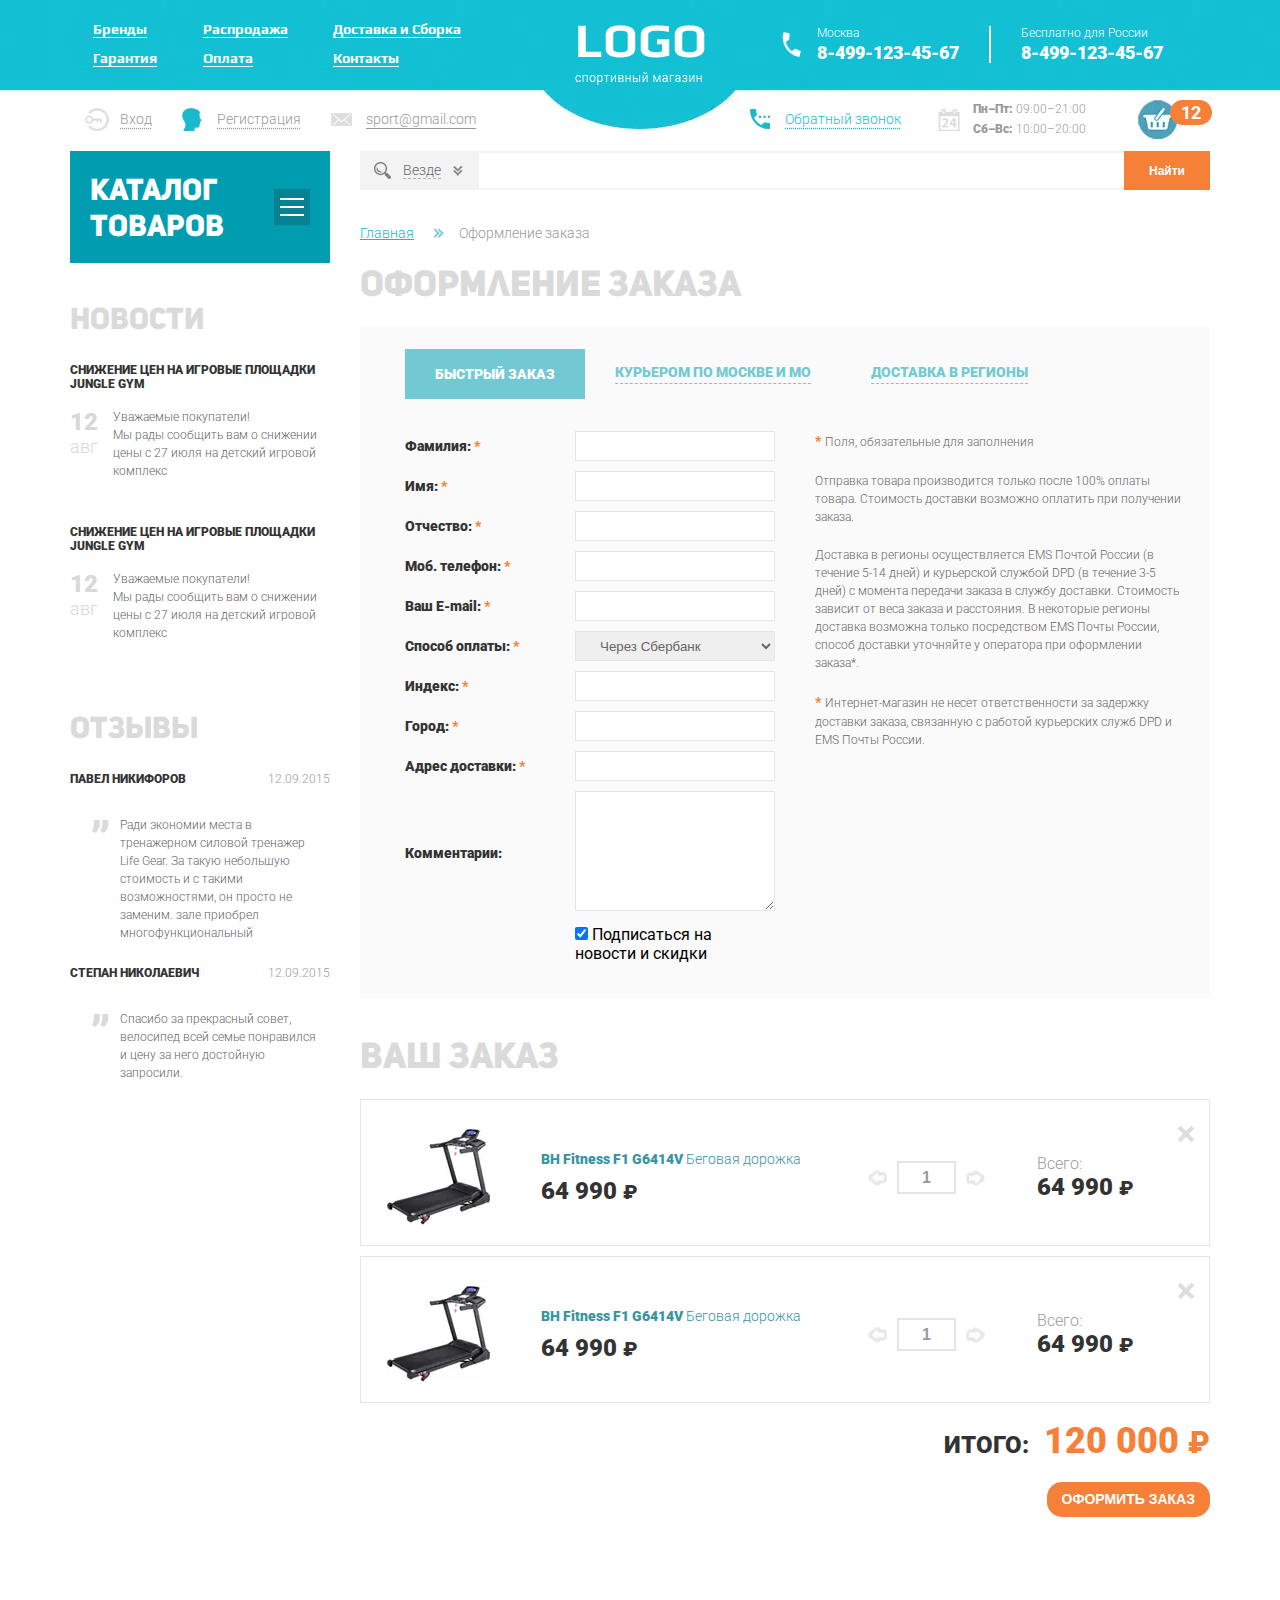
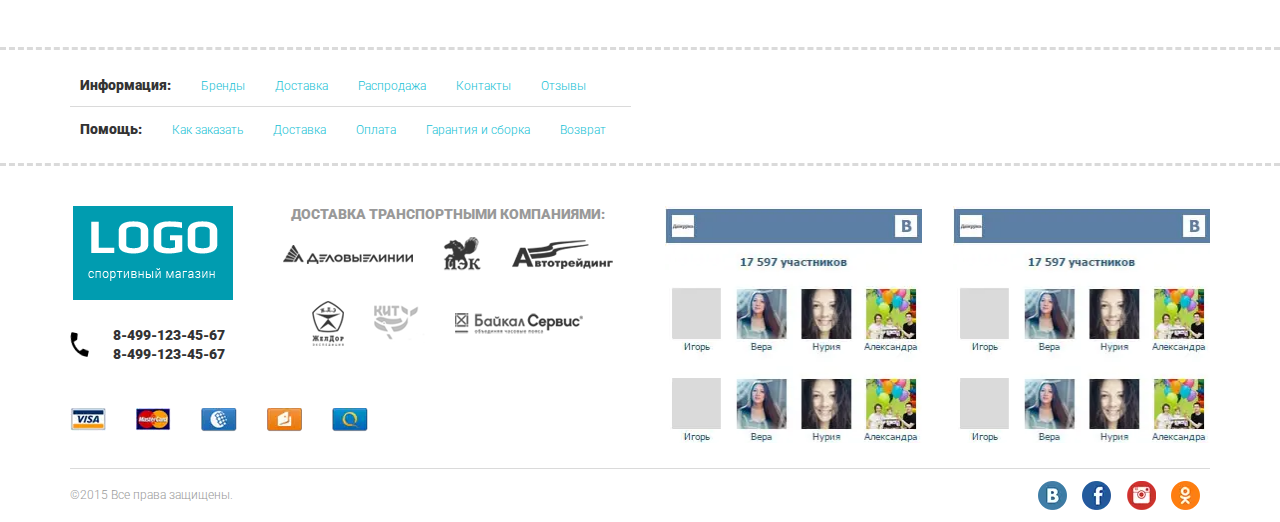
<file: checkout.html>
<!DOCTYPE html><html lang="ru"><head>  <meta charset="UTF-8">  <meta name="viewport" content="width=device-width, initial-scale=1.0">  <link href="css/style.min.css" rel="stylesheet">  <title>Оформление</title></head><body>  <div class="wrapper">    <header class="header">  <div class="header__content _container">    <div class="header__top top-header">      <div class="top-header__column">        <div class="top-header__menu menu">          <div class="menu__icon icon-menu">            <span class="icon-menu__item"></span>          </div>          <nav class="menu__body">            <ul id="actions-header__clone" class="actions-header actions-header__clone"></ul>            <ul class="menu__list">              <li><a href="" class="menu__link">Бренды</a></li>              <li><a href="" class="menu__link">Распродажа</a></li>              <li><a href="" class="menu__link">Доставка и Сборка</a></li>            </ul>            <ul class="menu__list">              <li><a href="" class="menu__link">Гарантия</a></li>              <li><a href="" class="menu__link">Оплата</a></li>              <li><a href="" class="menu__link">Контакты</a></li>            </ul>            <div class="info-header__item info-header__callback-clone">              <a href="" class="info-header__callback">Обратный звонок</a>            </div>          </nav>        </div>      </div>      <div class="top-header__column top-header__column--logo">        <a href="" class="top-header__logo"><picture><source srcset="img/logo.webp" type="image/webp"><img src="img/logo.png" alt=""></picture></a>      </div>      <div class="top-header__column top-header__column--third">        <div class="top-header__contacts contacts-header">          <div class="contacts-header__column">            <div class="contacts-header__item contacts-header__item-icon">              <div class="contacts-header__label">Москва</div>              <a href="tel:84991234567" class="contacts-header__phone">8-499-123-45-67</a>            </div>            <div class="info-header__item info-header__cart-clone">              <a href="" class="info-header__cart">                <span>12</span>              </a>            </div>          </div>          <div class="contacts-header__column">            <div class="contacts-header__item item-phone2">              <div class="contacts-header__label">Бесплатно для России</div>              <a href="tel:84991234567" class="contacts-header__phone contacts-header__phone">8-499-123-45-67</a>            </div>          </div>        </div>      </div>    </div>    <div class="header__bottom bottom-header">      <div class="bottom-header__column">        <ul id="actions-header" class="bottom-header__actions actions-header">          <li>            <a href="" class="actions-header__item actions-header__item-login">Вход</a>          </li>          <li>            <a href="" class="actions-header__item actions-header__item-reg">Регистрация</a>          </li>          <li>            <a href="mailto:sport@gmail.com"              class="actions-header__item actions-header__item-email">sport@gmail.com<span></span></a>          </li>        </ul>      </div>      <div class="bottom-header__column">        <div class="bottom-header__info info-header">          <div class="info-header__item">            <a href="" class="info-header__callback">Обратный звонок</a>          </div>          <div class="info-header__item info-header__schedule">            <p><span>Пн–Пт: </span>09:00–21:00</p>            <p><span>Сб–Вс: </span>10:00–20:00</p>          </div>          <div class="info-header__item">            <a href="" class="info-header__cart">              <span>12</span>            </a>          </div>        </div>      </div>    </div>  </div></header>    <main class="page">      <div class="page__container _container">        <div class="page__body">          <aside class="page__aside">            <nav class="page__menu menu-page">              <div class="menu-page__header">                <div class="menu-page__title">КАТАЛОГ ТОВАРОВ</div>                <div class="menu-page__icon">                  <div class="menu-page__burger">                    <span class="menu-page__line"></span>                    <span class="menu-page__line"></span>                    <span class="menu-page__line"></span>                  </div>                </div>              </div>              <div class="menu-page__body slidetoggle">                <ul class="menu-page__list">                  <li class="menu-page__item-parent">                    <a href="" class="menu-page__link">Беговые дорожки</a>                    <div class="menu-page__submenu submenu-page">                      <div class="submenu-page__item">                        <ul class="submenu-page__menu">                          <li><a href="" class="submenu-page__link">Всепогодный</a></li>                          <li><a href="" class="submenu-page__link">Для помещений</a></li>                          <li><a href="" class="submenu-page__link">Профессиональный</a></li>                          <li><a href="" class="submenu-page__link">Любительский</a></li>                        </ul>                        <div class="submenu-page__product">                          <div class="item-product">                            <div class="item-product__labels">                              <div class="item-product__label">                                Товар дня                              </div>                            </div>                            <a href="" class="item-product__preview">                              <div class="item-product__preview-image">                                <picture><source srcset="img/products/1.webp" type="image/webp"><img src="img/products/1.jpg" alt=""></picture>                              </div>                            </a>                            <div class="item-product__body">                              <a href="" class="item-product__header">                                <span class="item-product__header-title">Donic Indoor Roller 800 Green</span>                                <span class="item-product__header-subtitle">Домашний теннисный стол</span>                              </a>                              <div class="item-product__footer">                                <div class="item-product__old-price rub">54&nbsp;990&nbsp;</div>                                <a href="" class="item-product__add">                                  <picture><source srcset="img/icons/item_cart.webp" type="image/webp"><img src="img/icons/item_cart.png" alt="" class="item-product__cart"></picture>                                </a>                                <div class="item-product__price rub">64&nbsp;990</div>                              </div>                            </div>                          </div>                        </div>                      </div>                    </div>                  </li>                  <li class="menu-page__item-parent">                    <a href="" class="menu-page__link">Эллиптические тренажеры</a>                    <div class="menu-page__submenu submenu-page">                      <div class="submenu-page__item">                        <ul class="submenu-page__menu">                          <li><a href="" class="submenu-page__link">Всепогодный</a></li>                          <li><a href="" class="submenu-page__link">Для помещений</a></li>                          <li><a href="" class="submenu-page__link">Профессиональный</a></li>                          <li><a href="" class="submenu-page__link">Любительский</a></li>                        </ul>                        <div class="submenu-page__product">                          <div class="item-product">                            <div class="item-product__labels">                              <div class="item-product__label">                                Товар дня                              </div>                              <div class="item-product__label">                                Новинка                              </div>                            </div>                            <a href="" class="item-product__preview">                              <div class="item-product__preview-image">                                <picture><source srcset="img/products/1.webp" type="image/webp"><img src="img/products/1.jpg" alt=""></picture>                              </div>                            </a>                            <div class="item-product__body">                              <a href="" class="item-product__header">                                <span class="item-product__header-title">Donic Indoor Roller 800 Green</span>                                <span class="item-product__header-subtitle">Домашний теннисный стол</span>                              </a>                              <div class="item-product__footer">                                <div class="item-product__old-price rub">54&nbsp;990&nbsp;</div>                                <a href="" class="item-product__add">                                  <picture><source srcset="img/icons/item_cart.webp" type="image/webp"><img src="img/icons/item_cart.png" alt="" class="item-product__cart"></picture>                                </a>                                <div class="item-product__price rub">64&nbsp;990&nbsp;</div>                              </div>                            </div>                          </div>                        </div>                      </div>                    </div>                  </li>                  <li><a href="" class="menu-page__link">Велотренажеры</a></li>                  <li><a href="" class="menu-page__link">Гребные тренажеры</a></li>                  <li><a href="" class="menu-page__link">Вибромассажеры</a></li>                  <li class="menu-page__item-parent">                    <a href="" class="menu-page__link">Теннисные столы</a>                    <div class="menu-page__submenu submenu-page">                      <div class="submenu-page__item">                        <ul class="submenu-page__menu">                          <li><a href="" class="submenu-page__link">Всепогодный</a></li>                          <li><a href="" class="submenu-page__link">Для помещений</a></li>                          <li><a href="" class="submenu-page__link">Профессиональный</a></li>                          <li><a href="" class="submenu-page__link">Любительский</a></li>                        </ul>                        <div class="submenu-page__product">                          <div class="item-product">                            <div class="item-product__labels">                            </div>                            <a href="" class="item-product__preview">                              <div class="item-product__preview-image">                                <picture><source srcset="img/products/1.webp" type="image/webp"><img src="img/products/1.jpg" alt=""></picture>                              </div>                            </a>                            <div class="item-product__body">                              <a href="" class="item-product__header">                                <span class="item-product__header-title">Donic Indoor Roller 800 Green</span>                                <span class="item-product__header-subtitle">Домашний теннисный стол</span>                              </a>                              <div class="item-product__footer">                                <div class="item-product__old-price rub">54&nbsp;990&nbsp;</div>                                <a href="" class="item-product__add">                                  <picture><source srcset="img/icons/item_cart.webp" type="image/webp"><img src="img/icons/item_cart.png" alt="" class="item-product__cart"></picture>                                </a>                                <div class="item-product__price rub">64&nbsp;990&nbsp;</div>                              </div>                            </div>                          </div>                        </div>                      </div>                    </div>                  </li>                  <li><a href="" class="menu-page__link">Баскетбол</a></li>                  <li class="menu-page__item-parent">                    <a href="" class="menu-page__link">Массажные кресла</a>                    <div class="menu-page__submenu submenu-page">                      <div class="submenu-page__item">                        <ul class="submenu-page__menu">                          <li><a href="" class="submenu-page__link">Всепогодный</a></li>                          <li><a href="" class="submenu-page__link">Для помещений</a></li>                          <li><a href="" class="submenu-page__link">Профессиональный</a></li>                          <li><a href="" class="submenu-page__link">Любительский</a></li>                        </ul>                        <div class="submenu-page__product">                          <div class="item-product">                            <div class="item-product__labels">                              <div class="item-product__label">                                Скидка декабря                              </div>                            </div>                            <a href="" class="item-product__preview">                              <div class="item-product__preview-image">                                <picture><source srcset="img/products/1.webp" type="image/webp"><img src="img/products/1.jpg" alt=""></picture>                              </div>                            </a>                            <div class="item-product__body">                              <a href="" class="item-product__header">                                <span class="item-product__header-title">Donic Indoor Roller 800 Green</span>                                <span class="item-product__header-subtitle">Домашний теннисный стол</span>                              </a>                              <div class="item-product__footer">                                <div class="item-product__old-price rub">54&nbsp;990&nbsp;</div>                                <a href="" class="item-product__add">                                  <picture><source srcset="img/icons/item_cart.webp" type="image/webp"><img src="img/icons/item_cart.png" alt="" class="item-product__cart"></picture>                                </a>                                <div class="item-product__price rub">64&nbsp;990&nbsp;</div>                              </div>                            </div>                          </div>                        </div>                      </div>                    </div>                  </li>                  <li class="menu-page__item-parent">                    <a href="" class=" menu-page__link">Массажые столы</a>                    <div class="menu-page__submenu submenu-page">                      <div class="submenu-page__item">                        <ul class="submenu-page__menu">                          <li><a href="" class="submenu-page__link">Всепогодный</a></li>                          <li><a href="" class="submenu-page__link">Для помещений</a></li>                          <li><a href="" class="submenu-page__link">Профессиональный</a></li>                          <li><a href="" class="submenu-page__link">Любительский</a></li>                        </ul>                        <div class="submenu-page__product">                          <div class="item-product">                            <div class="item-product__labels">                              <div class="item-product__label">                                Новогодняя распродажа                              </div>                            </div>                            <a href="" class="item-product__preview">                              <div class="item-product__preview-image">                                <picture><source srcset="img/products/1.webp" type="image/webp"><img src="img/products/1.jpg" alt=""></picture>                              </div>                            </a>                            <div class="item-product__body">                              <a href="" class="item-product__header">                                <span class="item-product__header-title">Donic Indoor Roller 800 Green</span>                                <span class="item-product__header-subtitle">Домашний теннисный стол</span>                              </a>                              <div class="item-product__footer">                                <div class="item-product__old-price rub">54&nbsp;990&nbsp;</div>                                <a href="" class="item-product__add">                                  <picture><source srcset="img/icons/item_cart.webp" type="image/webp"><img src="img/icons/item_cart.png" alt="" class="item-product__cart"></picture>                                </a>                                <div class="item-product__price rub">64&nbsp;990&nbsp;</div>                              </div>                            </div>                          </div>                        </div>                      </div>                    </div>                  </li>                  <li><a href="" class="menu-page__link">Силовые тренажеры</a> </li>                  <li><a href="" class="menu-page__link">Батуты</a></li>                  <li><a href="" class="menu-page__link">Детские городки</a></li>                  <li><a href="" class="menu-page__link">Дачная мебель</a></li>                  <li><a href="" class="menu-page__link">Уличные спортивные комплексы</a></li>                  <li><a href="" class="menu-page__link">Аксессуары</a></li>                </ul>              </div>            </nav>            <!--page__menu menu-page-->            <div class="page__content-side">              <div class="page__news-side news-side">                <a href="" class="news-side__title">Новости</a>                <div class="news-side__item">                  <a href="" class="news-side__label">Снижение цен на игровые площадки Jungle Gym</a>                  <div class="news-side__body">                    <time class="news-side__data"><span>12</span>авг</time>                    <div class="news-side__text">Уважаемые покупатели!<br> Мы рады сообщить вам о снижении цены с 27                      июля                      на                      детский игровой комплекс</div>                  </div>                </div>                <div class="news-side__item">                  <a href="" class="news-side__label">Снижение цен на игровые площадки Jungle Gym</a>                  <div class="news-side__body">                    <time class="news-side__data"><span>12</span>авг</time>                    <div class="news-side__text">Уважаемые покупатели!<br> Мы рады сообщить вам о снижении цены с 27                      июля                      на                      детский игровой комплекс</div>                  </div>                </div>              </div>              <!--news-side-->              <div class="page__reviews-side reviews-side">                <a href="" class="reviews-side__title">Отзывы</a>                <div class="reviews-side__item">                  <a href="" class="reviews-side__header">                    <div class="reviews-side__user">Павел Никифоров</div>                    <div class="reviews-side__data">12.09.2015</div>                  </a>                  <div class="reviews-side__body">                    Ради экономии места в тренажерном силовой тренажер Life Gear. За такую небольшую стоимость и с                    такими                    возможностями, он просто не заменим. зале приобрел многофункциональный                  </div>                </div>                <div class="reviews-side__item">                  <a href="" class="reviews-side__header">                    <div class="reviews-side__user">Степан Николаевич</div>                    <div class="reviews-side__data">12.09.2015</div>                  </a>                  <div class="reviews-side__body">                    Спасибо за прекрасный совет, велосипед всей семье понравился и цену за него достойную запросили.                  </div>                </div>              </div>              <!--reviews-side-->            </div>          </aside>          <!--page__aside-->          <div class="page__content">            <form action="#" class="page__search search-page">              <div class="search-page__select">                <div class="search-page__title">                  <span>Везде</span>                  <span class="search-page__quantity"></span>                </div>                <div class="search-page__cat cat-search">                  <div class="cat-search__row">                    <ul class="cat-search__column">                      <li>                        <label class="cat-search__checkbox checkbox">                          <input class="checkbox__input" type="checkbox" data-error="Ошибка" data-value="">                          <span class="checkbox__text">Беговые дорожки</span>                        </label>                      </li>                      <li>                        <label class="cat-search__checkbox checkbox">                          <input class="checkbox__input" type="checkbox" data-error="Ошибка" data-value="">                          <span class="checkbox__text">Эллиптические тренажеры</span>                        </label>                      </li>                      <li>                        <label class="cat-search__checkbox checkbox">                          <input class="checkbox__input" type="checkbox" data-error="Ошибка" data-value="">                          <span class="checkbox__text">Велотренажеры</span>                        </label>                      </li>                      <li>                        <label class="cat-search__checkbox checkbox">                          <input class="checkbox__input" type="checkbox" data-error="Ошибка" data-value="">                          <span class="checkbox__text">Гребные тренажеры</span>                        </label>                      </li>                      <li>                        <label class="cat-search__checkbox checkbox">                          <input class="checkbox__input" type="checkbox" data-error="Ошибка" data-value="">                          <span class="checkbox__text">Вибромассажеры</span>                        </label>                      </li>                    </ul>                    <ul class="cat-search__column">                      <li>                        <label class="cat-search__checkbox checkbox">                          <input class="checkbox__input" type="checkbox" data-error="Ошибка" data-value="">                          <span class="checkbox__text">Теннисные столы</span>                        </label>                      </li>                      <li>                        <label class="cat-search__checkbox checkbox">                          <input class="checkbox__input" type="checkbox" data-error="Ошибка" data-value="">                          <span class="checkbox__text">Баскетбольные щиты и стойки</span>                        </label>                      </li>                      <li>                        <label class="cat-search__checkbox checkbox">                          <input class="checkbox__input" type="checkbox" data-error="Ошибка" data-value="">                          <span class="checkbox__text">Массажные кресла</span>                        </label>                      </li>                      <li>                        <label class="cat-search__checkbox checkbox">                          <input class="checkbox__input" type="checkbox" data-error="Ошибка" data-value="">                          <span class="checkbox__text">Массажные столы</span>                        </label>                      </li>                      <li>                        <label class="cat-search__checkbox checkbox">                          <input class="checkbox__input" type="checkbox" data-error="Ошибка" data-value="">                          <span class="checkbox__text">Силовые тренажеры</span>                        </label>                      </li>                    </ul>                    <ul class="cat-search__column">                      <li>                        <label class="cat-search__checkbox checkbox">                          <input class="checkbox__input" type="checkbox" data-error="Ошибка" data-value="">                          <span class="checkbox__text">Батуты</span>                        </label>                      </li>                      <li>                        <label class="cat-search__checkbox checkbox">                          <input class="checkbox__input" type="checkbox" data-error="Ошибка" data-value="">                          <span class="checkbox__text">Детские городки</span>                        </label>                      </li>                      <li>                        <label class="cat-search__checkbox checkbox">                          <input class="checkbox__input" type="checkbox" data-error="Ошибка" data-value="">                          <span class="checkbox__text">Дачная мебель</span>                        </label>                      </li>                      <li>                        <label class="cat-search__checkbox checkbox">                          <input class="checkbox__input" type="checkbox" data-error="Ошибка" data-value="">                          <span class="checkbox__text">Уличные спортивные комплексы</span>                        </label>                      </li>                      <li>                        <label class="cat-search__checkbox checkbox">                          <input class="checkbox__input" type="checkbox" data-error="Ошибка" data-value="">                          <span class="checkbox__text">Аксессуары</span>                        </label>                      </li>                    </ul>                  </div>                </div>              </div>              <div class="search-page__input">                <input autocomplete="off" type="text" name="form[]" data-error="Ошибка" data-value="">              </div>              <button type="submit" class="search-page__btn btn">Найти</button>            </form>            <!--search-page-->            <nav class="page__breadcrumbs breadcrumbs">              <ul class="breadcrumbs__list">                <li><a href="" class="breadcrumbs__link">Главная</a></li>                <li><span class="breadcrumbs__item">Оформление заказа</span></li>              </ul>            </nav>            <!--breadcrumbs-->            <div class="page__checkout checkout-page">              <div class="checkout-page__title page-title">Оформление заказа</div>              <form action="" class="checkout">                <div class="checkout__content content-checkout">                  <nav class="content-checkout__nav">                    <div class="content-checkout__item active" data-to="1"><span>Быстрый заказ</span></div>                    <div class="content-checkout__item" data-to="2"><span>Курьером по Москве и МО</span></div>                    <div class="content-checkout__item" data-to="3"><span>Доставка в регионы</span></div>                  </nav>                  <div class="content-checkout__body">                    <div class="content-checkout__block active" data-to="1">                      <div class="content-checkout__columns">                        <div class="content-checkout__column">                          <div class="content-checkout__line">                            <div class="content-checkout__label">Фамилия:&nbsp;<span>*</span></div>                            <div class="content-checkout__input">                              <input type="text" autocomplete="off" name="form[]" class="reg">                            </div>                          </div>                          <div class="content-checkout__line">                            <div class="content-checkout__label">Имя:&nbsp;<span>*</span></div>                            <div class="content-checkout__input">                              <input type="text" autocomplete="off" name="form[]" class="reg">                            </div>                          </div>                          <div class="content-checkout__line">                            <div class="content-checkout__label">Отчество:&nbsp;<span>*</span></div>                            <div class="content-checkout__input">                              <input type="text" autocomplete="off" name="form[]" class="reg">                            </div>                          </div>                          <div class="content-checkout__line">                            <div class="content-checkout__label">Моб. телефон:&nbsp;<span>*</span></div>                            <div class="content-checkout__input">                              <input type="text" autocomplete="off" name="form[]" class="reg phone">                            </div>                          </div>                          <div class="content-checkout__line">                            <div class="content-checkout__label">Ваш E-mail:&nbsp;<span>*</span></div>                            <div class="content-checkout__input">                              <input type="text" autocomplete="off" name="form[]" class="reg email">                            </div>                          </div>                          <div class="content-checkout__line">                            <div class="content-checkout__label">Способ оплаты:&nbsp;<span>*</span></div>                            <div class="content-checkout__input">                              <div class="select">                                <select name="form[]">                                  <option value="1">Через Сбербанк</option>                                  <option value="2">Через Тинькофф</option>                                  <option value="3">Через Альфа банк</option>                                </select>                              </div>                            </div>                          </div>                          <div class="content-checkout__line">                            <div class="content-checkout__label">Индекс:&nbsp;<span>*</span></div>                            <div class="content-checkout__input">                              <input type="text" autocomplete="off" name="form[]" class="reg">                            </div>                          </div>                          <div class="content-checkout__line">                            <div class="content-checkout__label">Город:&nbsp;<span>*</span></div>                            <div class="content-checkout__input">                              <input type="text" autocomplete="off" name="form[]" class="reg">                            </div>                          </div>                          <div class="content-checkout__line">                            <div class="content-checkout__label">Адрес доставки:&nbsp;<span>*</span></div>                            <div class="content-checkout__input">                              <input type="text" autocomplete="off" name="form[]" class="reg">                            </div>                          </div>                          <div class="content-checkout__line">                            <div class="content-checkout__label">Комментарии:</div>                            <div class="content-checkout__input">                              <textarea name="form[]"></textarea>                            </div>                          </div>                          <div class="content-checkout__line">                            <div class="content-checkout__label"></div>                            <div class="content-checkout__checkbox">                              <label>                                <input type="checkbox" name="form[]" value="1" class="reg" checked>                                <span>Подписаться на новости и скидки</span>                              </label>                            </div>                          </div>                        </div>                        <div class="content-checkout__column">                          <div class="content-checkout__text">                            <p><span>*</span> Поля, обязательные для заполнения</p>                            <p>Отправка товара производится только после 100% оплаты                              товара. Стоимость доставки возможно оплатить при                              получении заказа.</p>                            <p>Доставка в регионы осуществляется EMS Почтой России                              (в течение 5-14 дней) и курьерской службой DPD (в течение                              3-5 дней) с момента передачи заказа в службу доставки.                              Стоимость зависит от веса заказа и расстояния. В некоторые                              регионы доставка возможна только посредством EMS Почты                              России, способ доставки уточняйте у оператора при                              оформлении заказа*.</p>                            <p><span>*</span> Интернет-магазин не несет ответственности за задержку                              доставки заказа, связанную с работой курьерских служб DPD                              и EMS Почты России.</p>                          </div>                        </div>                      </div>                    </div>                    <div class="content-checkout__block" data-to="2">                      <div class="content-checkout__columns">                        <div class="content-checkout__column">                          <div class="content-checkout__line">                            <div class="content-checkout__label">Фамилия:&nbsp;<span>*</span></div>                            <div class="content-checkout__input">                              <input type="text" autocomplete="off" name="form[]" value="" data-error="">                            </div>                          </div>                          <div class="content-checkout__line">                            <div class="content-checkout__label">Имя:&nbsp;<span>*</span></div>                            <div class="content-checkout__input">                              <input type="text" autocomplete="off" name="form[]" value="" data-error="">                            </div>                          </div>                          <div class="content-checkout__line">                            <div class="content-checkout__label">Ваш E-mail:&nbsp;<span>*</span></div>                            <div class="content-checkout__input">                              <input type="text" autocomplete="off" name="form[]" value="" data-error="">                            </div>                          </div>                          <div class="content-checkout__line">                            <div class="content-checkout__label">Способ оплаты:&nbsp;<span>*</span></div>                            <div class="content-checkout__input">                              <div class="select">                                <select name="form[]">                                  <option value="1">Через Сбербанк</option>                                  <option value="2">Через Тинькофф</option>                                  <option value="3">Через Альфа банк</option>                                </select>                              </div>                            </div>                          </div>                          <div class="content-checkout__line">                            <div class="content-checkout__label">Индекс:&nbsp;<span>*</span></div>                            <div class="content-checkout__input">                              <input type="text" autocomplete="off" name="form[]" value="" data-error="">                            </div>                          </div>                          <div class="content-checkout__line">                            <div class="content-checkout__label">Город:&nbsp;<span>*</span></div>                            <div class="content-checkout__input">                              <input type="text" autocomplete="off" name="form[]" value="" data-error="">                            </div>                          </div>                          <div class="content-checkout__line">                            <div class="content-checkout__label">Адрес доставки:&nbsp;<span>*</span></div>                            <div class="content-checkout__input">                              <input type="text" autocomplete="off" name="form[]" value="" data-error="">                            </div>                          </div>                          <div class="content-checkout__line">                            <div class="content-checkout__label">Комментарии:&nbsp;<span>*</span></div>                            <div class="content-checkout__input">                              <textarea name="form[]"></textarea>                            </div>                          </div>                          <div class="content-checkout__line">                            <div class="content-checkout__label"></div>                            <div class="content-checkout__checkbox">                              <label>                                <input type="checkbox" name="form[]" value="1" data-error="">                                <span>Подписаться на новости и скидки</span>                              </label>                            </div>                          </div>                        </div>                        <div class="content-checkout__column">                          <div class="content-checkout__text">                            <p>Доставка в регионы осуществляется EMS Почтой России                              (в течение 5-14 дней) и курьерской службой DPD (в течение                              3-5 дней) с момента передачи заказа в службу доставки.                              Стоимость зависит от веса заказа и расстояния. В некоторые                              регионы доставка возможна только посредством EMS Почты                              России, способ доставки уточняйте у оператора при                              оформлении заказа*.</p>                            <p><span>*</span> Интернет-магазин не несет ответственности за задержку                              доставки заказа, связанную с работой курьерских служб DPD                              и EMS Почты России.</p>                          </div>                        </div>                      </div>                    </div>                    <div class="content-checkout__block" data-to="3">                      <div class="content-checkout__columns">                        <div class="content-checkout__column">                          <div class="content-checkout__text">                            <p>Доставка в регионы осуществляется EMS Почтой России                              (в течение 5-14 дней) и курьерской службой DPD (в течение                              3-5 дней) с момента передачи заказа в службу доставки.                              Стоимость зависит от веса заказа и расстояния. В некоторые                              регионы доставка возможна только посредством EMS Почты                              России, способ доставки уточняйте у оператора при                              оформлении заказа*.</p>                            <p><span>*</span> Интернет-магазин не несет ответственности за задержку                              доставки заказа, связанную с работой курьерских служб DPD                              и EMS Почты России.</p>                          </div>                        </div>                      </div>                    </div>                  </div>                </div>                <div class="checkout__order order-checkout">                  <div class="order-checkout__title page-title">Ваш заказ</div>                  <div class="order-checkout__items">                    <div class="order-checkout__item item-order">                      <div class="item-order__content">                        <div class="item-order__preview">                          <a href="" class="item-order__image">                            <picture><source srcset="img/products/product-order.webp" type="image/webp"><img src="img/products/product-order.png" alt=""></picture>                          </a>                        </div>                        <div class="item-order__desc">                          <a href="" class="item-order__title">BH Fitness                            F1 G6414V <span>Беговая дорожка</span></a>                          <div class="item-order__price rub">64&nbsp;990&nbsp;</div>                        </div>                      </div>                      <div class="item-order__quantity quantity">                        <div class="quantity__btn quantity__btn-minus"></div>                        <div class="quantity__input">                          <input autocomplete="off" type="text" name="form[]" value="1">                        </div>                        <div class="quantity__btn quantity__btn-plus"></div>                      </div>                      <div class="item-order__total">                        <div class="item-order__label">Всего:</div>                        <div class="item-order__price rub">64&nbsp;990&nbsp;</div>                      </div>                      <a href="" class="item-order__delete"></a>                    </div>                    <div class="order-checkout__item item-order">                      <div class="item-order__content">                        <div class="item-order__preview">                          <a href="" class="item-order__image">                            <picture><source srcset="img/products/product-order.webp" type="image/webp"><img src="img/products/product-order.png" alt=""></picture>                          </a>                        </div>                        <div class="item-order__desc">                          <a href="" class="item-order__title">BH Fitness                            F1 G6414V <span>Беговая дорожка</span></a>                          <div class="item-order__price rub">64&nbsp;990&nbsp;</div>                        </div>                      </div>                      <div class="item-order__quantity quantity">                        <div class="quantity__btn quantity__btn-minus"></div>                        <div class="quantity__input">                          <input autocomplete="off" type="text" name="form[]" value="1">                        </div>                        <div class="quantity__btn quantity__btn-plus"></div>                      </div>                      <div class="item-order__total">                        <div class="item-order__label">Всего:</div>                        <div class="item-order__price rub">64&nbsp;990&nbsp;</div>                      </div>                      <a href="" class="item-order__delete"></a>                    </div>                  </div>                  <div class="order-checkout__footer">                    <div class="order-checkout__total">                      Итого:<span class="rub">120&nbsp;000&nbsp;</span>                    </div>                    <button type="submit" class="order-checkout__btn">Оформить заказ</button>                  </div>                </div>              </form>            </div>            <!--checkout-page-->            </section>            <div class="page__content-side--clone"></div>            <!--page__content-side--clone-->          </div>          <!--content-->        </div>      </div>      <div class="page__info info-page">        <div class="info-page__container _container">          <div class="info-page__body">            <div class="info-page__line">              <div class="info-page__label">Информация:</div>              <ul class="info-page__list">                <li><a href="" class="info-page__link">Бренды</a></li>                <li><a href="" class="info-page__link">Доставка</a></li>                <li><a href="" class="info-page__link">Распродажа</a></li>                <li><a href="" class="info-page__link">Контакты</a></li>                <li><a href="" class="info-page__link">Отзывы</a></li>              </ul>            </div>            <div class="info-page__line">              <div class="info-page__label">Помощь:</div>              <ul class="info-page__list">                <li><a href="" class="info-page__link">Как заказать</a></li>                <li><a href="" class="info-page__link">Доставка</a></li>                <li><a href="" class="info-page__link">Оплата</a></li>                <li><a href="" class="info-page__link">Гарантия и сборка</a></li>                <li><a href="" class="info-page__link">Возврат</a></li>              </ul>            </div>          </div>        </div>      </div>      <!--info-page-->    </main>    <footer class="footer">  <div class="footer__container _container">    <div class="footer__body">      <div class="footer__top top-footer">        <div class="top-footer__column top-footer__column-block">          <div class="top-footer__block block-footer">            <div class="block-footer__column">              <div class="block-footer__info info-footer">                <a href="" class="info-footer__logo">                  <picture><source srcset="img/logo.webp" type="image/webp"><img src="img/logo.png" alt=""></picture>                </a>                <div class="info-footer__phones">                  <p><a href="tel:84991234567" class="info-footer__tel">8-499-123-45-67</a></p>                  <p><a href="tel:84991234567" class="info-footer__tel">8-499-123-45-67</a></p>                </div>              </div>            </div>            <div class="block-footer__column">              <div class="block-footer__delivery delivery-footer">                <div class="delivery-footer__title"><span>Доставка транспортными компаниями:</span></div>                <div class="delivery-footer__items">                  <div class="delivery-footer__item">                    <picture><source srcset="img/delivery/1.webp" type="image/webp"><img src="img/delivery/1.png" alt=""></picture>                  </div>                  <div class="delivery-footer__item">                    <picture><source srcset="img/delivery/2.webp" type="image/webp"><img src="img/delivery/2.png" alt=""></picture>                  </div>                  <div class="delivery-footer__item">                    <picture><source srcset="img/delivery/3.webp" type="image/webp"><img src="img/delivery/3.png" alt=""></picture>                  </div>                  <div class="delivery-footer__item">                    <picture><source srcset="img/delivery/4.webp" type="image/webp"><img src="img/delivery/4.png" alt=""></picture>                  </div>                  <div class="delivery-footer__item">                    <picture><source srcset="img/delivery/5.webp" type="image/webp"><img src="img/delivery/5.png" alt=""></picture>                  </div>                  <div class="delivery-footer__item">                    <picture><source srcset="img/delivery/6.webp" type="image/webp"><img src="img/delivery/6.png" alt=""></picture>                  </div>                </div>              </div>            </div>          </div>          <div class="top-footer-payments payments">            <div class="block-footer__payments payments-footer">              <div class="payments-footer__item">                <picture><source srcset="img/icons/payments/visa.webp" type="image/webp"><img src="img/icons/payments/visa.png" alt=""></picture>              </div>              <div class="payments-footer__item">                <picture><source srcset="img/icons/payments/mastercard.webp" type="image/webp"><img src="img/icons/payments/mastercard.png" alt=""></picture>              </div>              <div class="payments-footer__item">                <picture><source srcset="img/icons/payments/webmoney.webp" type="image/webp"><img src="img/icons/payments/webmoney.png" alt=""></picture>              </div>              <div class="payments-footer__item">                <picture><source srcset="img/icons/payments/ym.webp" type="image/webp"><img src="img/icons/payments/ym.png" alt=""></picture>              </div>              <div class="payments-footer__item">                <picture><source srcset="img/icons/payments/qiwi.webp" type="image/webp"><img src="img/icons/payments/qiwi.png" alt=""></picture>              </div>            </div>          </div>        </div>        <div class="top-footer__column">          <div class="top-footer__column-widgets widgets-footer">            <a href="" class="widgets-footer__item">              <picture><source srcset="img/widget.webp" type="image/webp"><img src="img/widget.jpg" alt=""></picture>            </a>            <a href="" class="widgets-footer__item">              <picture><source srcset="img/widget.webp" type="image/webp"><img src="img/widget.jpg" alt=""></picture>            </a>          </div>        </div>      </div>      <div class="footer__bottom bottom-footer">        <div class="bottom-footer__copy"> ©2015 Все права защищены.</div>        <div class="bottom-footer__social social-footer">          <a href="" class="social-footer__item">            <picture><source srcset="img/icons/social/vk.webp" type="image/webp"><img src="img/icons/social/vk.png" alt=""></picture>          </a>          <a href="" class="social-footer__item">            <picture><source srcset="img/icons/social/fb.webp" type="image/webp"><img src="img/icons/social/fb.png" alt=""></picture>          </a>          <a href="" class="social-footer__item">            <picture><source srcset="img/icons/social/instagram.webp" type="image/webp"><img src="img/icons/social/instagram.png" alt=""></picture>          </a>          <a href="" class="social-footer__item">            <picture><source srcset="img/icons/social/odnoklassniki.webp" type="image/webp"><img src="img/icons/social/odnoklassniki.png" alt=""></picture>          </a>        </div>      </div>    </div>  </div></footer>  </div>  <script src="js/vendors.min.js"></script><script src="js/app.min.js"></script>  <script src="js/checkout.min.js"></script></body></html>
</file>
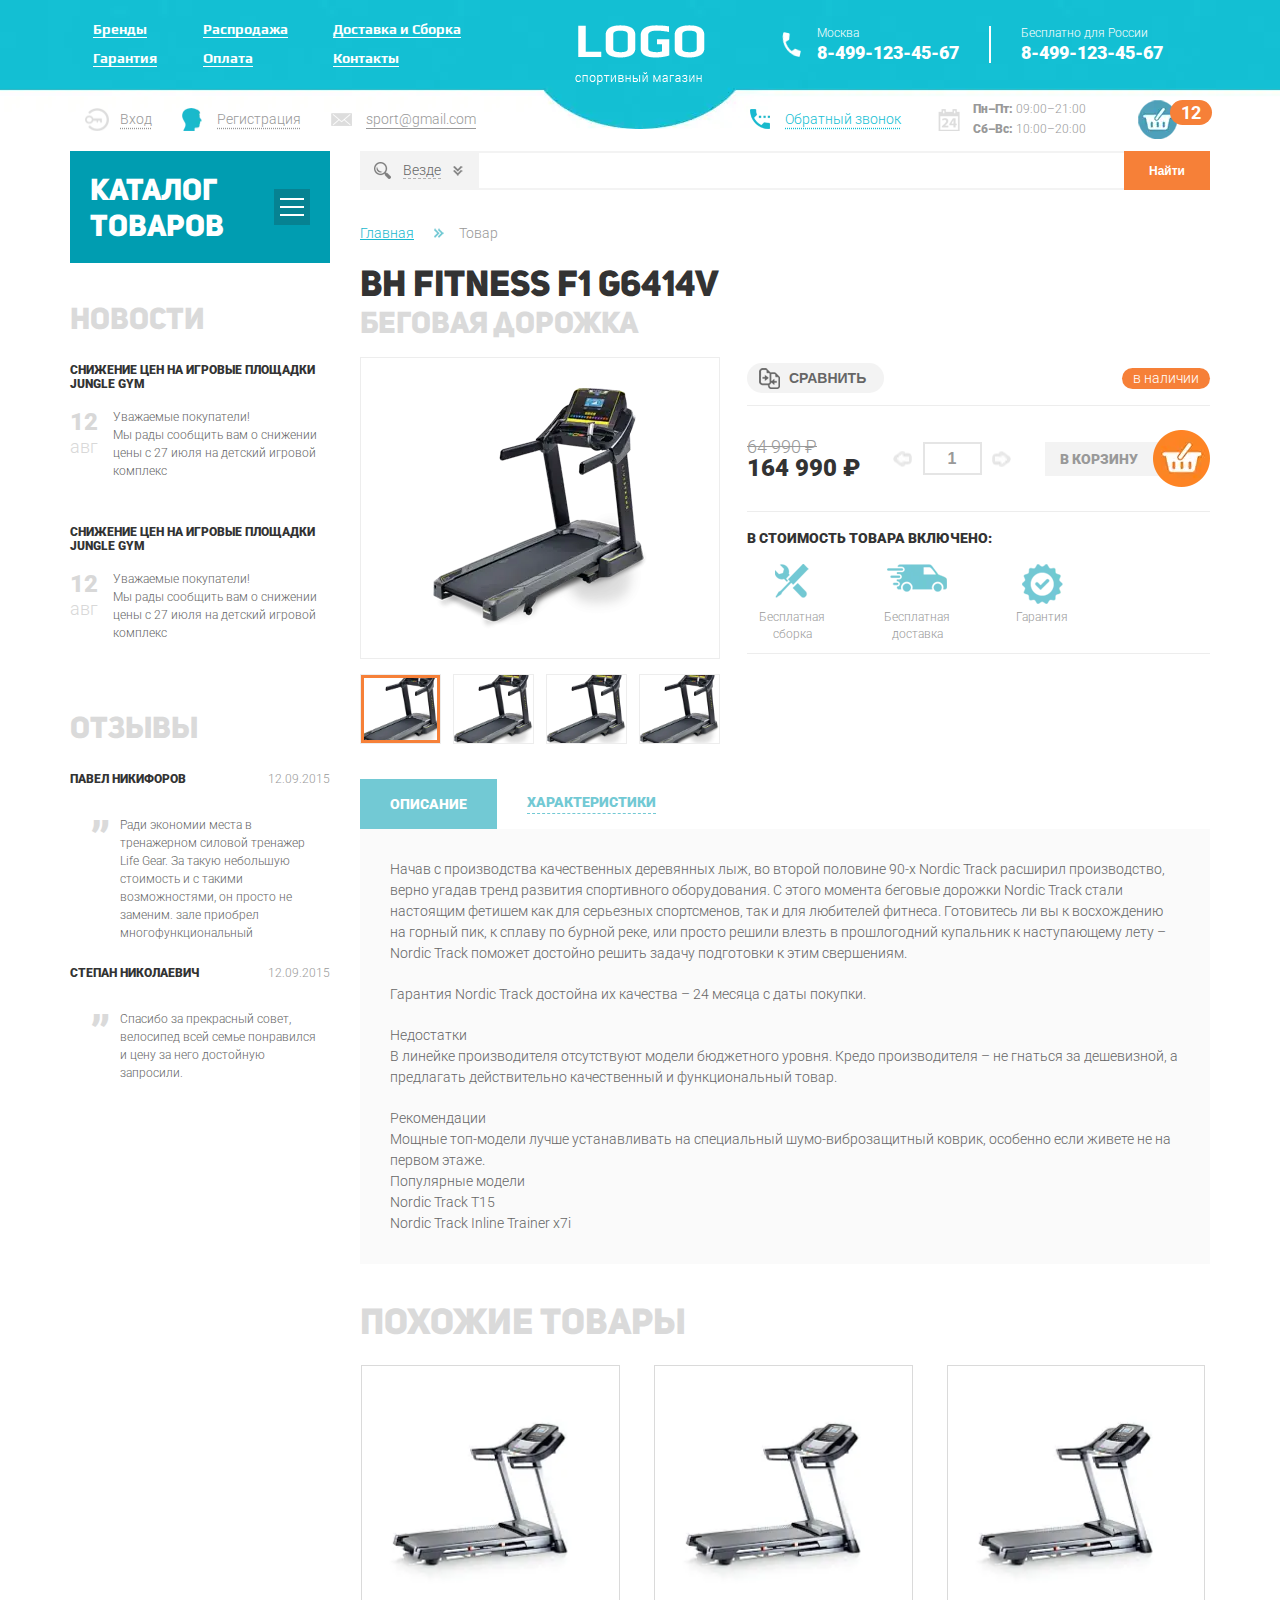
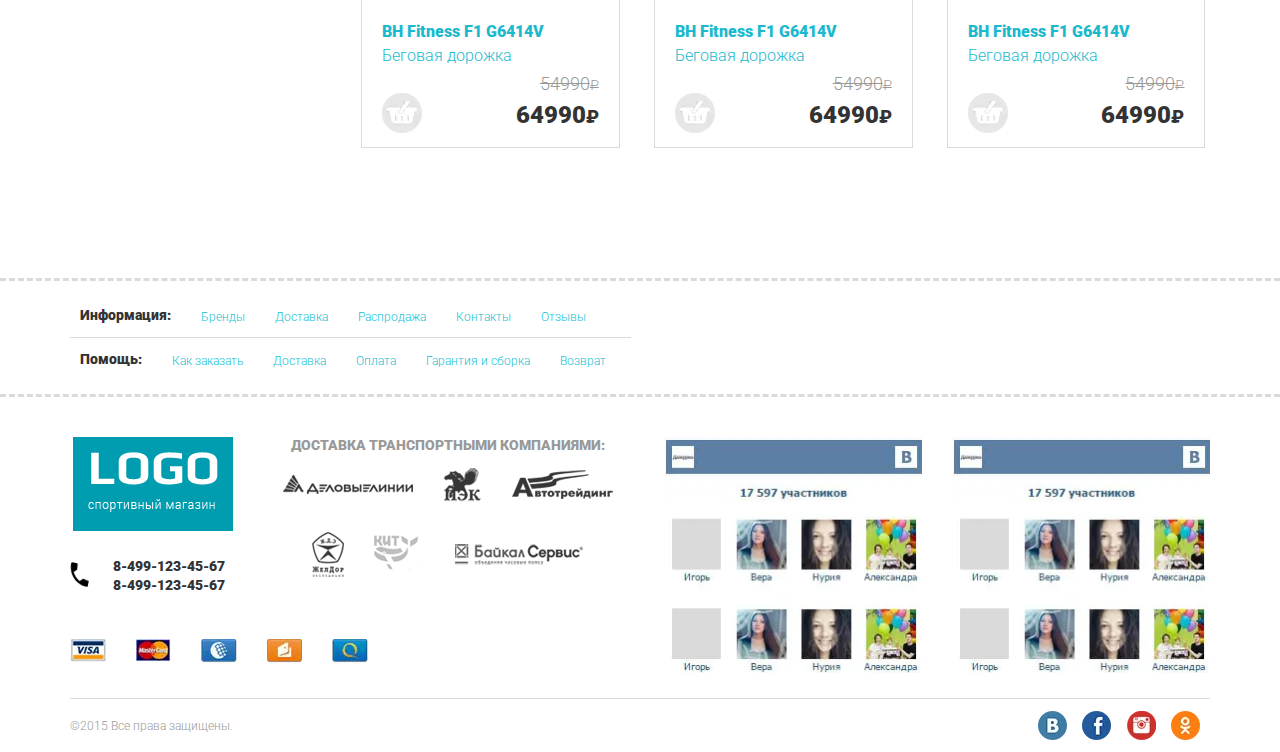
<file: product.html>
<!DOCTYPE html><html lang="ru"><head>  <meta charset="UTF-8">  <meta name="viewport" content="width=device-width, initial-scale=1.0">  <link href="css/style.min.css" rel="stylesheet">  <title>Страница товара</title></head><body>  <div class="wrapper">    <header class="header">  <div class="header__content _container">    <div class="header__top top-header">      <div class="top-header__column">        <div class="top-header__menu menu">          <div class="menu__icon icon-menu">            <span class="icon-menu__item"></span>          </div>          <nav class="menu__body">            <ul id="actions-header__clone" class="actions-header actions-header__clone"></ul>            <ul class="menu__list">              <li><a href="" class="menu__link">Бренды</a></li>              <li><a href="" class="menu__link">Распродажа</a></li>              <li><a href="" class="menu__link">Доставка и Сборка</a></li>            </ul>            <ul class="menu__list">              <li><a href="" class="menu__link">Гарантия</a></li>              <li><a href="" class="menu__link">Оплата</a></li>              <li><a href="" class="menu__link">Контакты</a></li>            </ul>            <div class="info-header__item info-header__callback-clone">              <a href="" class="info-header__callback">Обратный звонок</a>            </div>          </nav>        </div>      </div>      <div class="top-header__column top-header__column--logo">        <a href="" class="top-header__logo"><picture><source srcset="img/logo.webp" type="image/webp"><img src="img/logo.png" alt=""></picture></a>      </div>      <div class="top-header__column top-header__column--third">        <div class="top-header__contacts contacts-header">          <div class="contacts-header__column">            <div class="contacts-header__item contacts-header__item-icon">              <div class="contacts-header__label">Москва</div>              <a href="tel:84991234567" class="contacts-header__phone">8-499-123-45-67</a>            </div>            <div class="info-header__item info-header__cart-clone">              <a href="" class="info-header__cart">                <span>12</span>              </a>            </div>          </div>          <div class="contacts-header__column">            <div class="contacts-header__item item-phone2">              <div class="contacts-header__label">Бесплатно для России</div>              <a href="tel:84991234567" class="contacts-header__phone contacts-header__phone">8-499-123-45-67</a>            </div>          </div>        </div>      </div>    </div>    <div class="header__bottom bottom-header">      <div class="bottom-header__column">        <ul id="actions-header" class="bottom-header__actions actions-header">          <li>            <a href="" class="actions-header__item actions-header__item-login">Вход</a>          </li>          <li>            <a href="" class="actions-header__item actions-header__item-reg">Регистрация</a>          </li>          <li>            <a href="mailto:sport@gmail.com"              class="actions-header__item actions-header__item-email">sport@gmail.com<span></span></a>          </li>        </ul>      </div>      <div class="bottom-header__column">        <div class="bottom-header__info info-header">          <div class="info-header__item">            <a href="" class="info-header__callback">Обратный звонок</a>          </div>          <div class="info-header__item info-header__schedule">            <p><span>Пн–Пт: </span>09:00–21:00</p>            <p><span>Сб–Вс: </span>10:00–20:00</p>          </div>          <div class="info-header__item">            <a href="" class="info-header__cart">              <span>12</span>            </a>          </div>        </div>      </div>    </div>  </div></header>    <main class="page">      <div class="page__container _container">        <div class="page__body">          <aside class="page__aside">            <nav class="page__menu menu-page">              <div class="menu-page__header">                <div class="menu-page__title">КАТАЛОГ ТОВАРОВ</div>                <div class="menu-page__icon">                  <div class="menu-page__burger">                    <span class="menu-page__line"></span>                    <span class="menu-page__line"></span>                    <span class="menu-page__line"></span>                  </div>                </div>              </div>              <div class="menu-page__body slidetoggle">                <ul class="menu-page__list">                  <li class="menu-page__item-parent">                    <a href="" class="menu-page__link">Беговые дорожки</a>                    <div class="menu-page__submenu submenu-page">                      <div class="submenu-page__item">                        <ul class="submenu-page__menu">                          <li><a href="" class="submenu-page__link">Всепогодный</a></li>                          <li><a href="" class="submenu-page__link">Для помещений</a></li>                          <li><a href="" class="submenu-page__link">Профессиональный</a></li>                          <li><a href="" class="submenu-page__link">Любительский</a></li>                        </ul>                        <div class="submenu-page__product">                          <div class="item-product">                            <div class="item-product__labels">                              <div class="item-product__label">                                Товар дня                              </div>                            </div>                            <a href="" class="item-product__preview">                              <div class="item-product__preview-image">                                <picture><source srcset="img/products/1.webp" type="image/webp"><img src="img/products/1.jpg" alt=""></picture>                              </div>                            </a>                            <div class="item-product__body">                              <a href="" class="item-product__header">                                <span class="item-product__header-title">Donic Indoor Roller 800 Green</span>                                <span class="item-product__header-subtitle">Домашний теннисный стол</span>                              </a>                              <div class="item-product__footer">                                <div class="item-product__old-price rub">54990</div>                                <a href="" class="item-product__add">                                  <picture><source srcset="img/icons/item_cart.webp" type="image/webp"><img src="img/icons/item_cart.png" alt="" class="item-product__cart"></picture>                                </a>                                <div class="item-product__price rub">64990</div>                              </div>                            </div>                          </div>                        </div>                      </div>                    </div>                  </li>                  <li class="menu-page__item-parent">                    <a href="" class="menu-page__link">Эллиптические тренажеры</a>                    <div class="menu-page__submenu submenu-page">                      <div class="submenu-page__item">                        <ul class="submenu-page__menu">                          <li><a href="" class="submenu-page__link">Всепогодный</a></li>                          <li><a href="" class="submenu-page__link">Для помещений</a></li>                          <li><a href="" class="submenu-page__link">Профессиональный</a></li>                          <li><a href="" class="submenu-page__link">Любительский</a></li>                        </ul>                        <div class="submenu-page__product">                          <div class="item-product">                            <div class="item-product__labels">                              <div class="item-product__label">                                Товар дня                              </div>                              <div class="item-product__label">                                Новинка                              </div>                            </div>                            <a href="" class="item-product__preview">                              <div class="item-product__preview-image">                                <picture><source srcset="img/products/1.webp" type="image/webp"><img src="img/products/1.jpg" alt=""></picture>                              </div>                            </a>                            <div class="item-product__body">                              <a href="" class="item-product__header">                                <span class="item-product__header-title">Donic Indoor Roller 800 Green</span>                                <span class="item-product__header-subtitle">Домашний теннисный стол</span>                              </a>                              <div class="item-product__footer">                                <div class="item-product__old-price rub">54990</div>                                <a href="" class="item-product__add">                                  <picture><source srcset="img/icons/item_cart.webp" type="image/webp"><img src="img/icons/item_cart.png" alt="" class="item-product__cart"></picture>                                </a>                                <div class="item-product__price rub">64990</div>                              </div>                            </div>                          </div>                        </div>                      </div>                    </div>                  </li>                  <li><a href="" class="menu-page__link">Велотренажеры</a></li>                  <li><a href="" class="menu-page__link">Гребные тренажеры</a></li>                  <li><a href="" class="menu-page__link">Вибромассажеры</a></li>                  <li class="menu-page__item-parent">                    <a href="" class="menu-page__link">Теннисные столы</a>                    <div class="menu-page__submenu submenu-page">                      <div class="submenu-page__item">                        <ul class="submenu-page__menu">                          <li><a href="" class="submenu-page__link">Всепогодный</a></li>                          <li><a href="" class="submenu-page__link">Для помещений</a></li>                          <li><a href="" class="submenu-page__link">Профессиональный</a></li>                          <li><a href="" class="submenu-page__link">Любительский</a></li>                        </ul>                        <div class="submenu-page__product">                          <div class="item-product">                            <div class="item-product__labels">                            </div>                            <a href="" class="item-product__preview">                              <div class="item-product__preview-image">                                <picture><source srcset="img/products/1.webp" type="image/webp"><img src="img/products/1.jpg" alt=""></picture>                              </div>                            </a>                            <div class="item-product__body">                              <a href="" class="item-product__header">                                <span class="item-product__header-title">Donic Indoor Roller 800 Green</span>                                <span class="item-product__header-subtitle">Домашний теннисный стол</span>                              </a>                              <div class="item-product__footer">                                <div class="item-product__old-price rub">54990</div>                                <a href="" class="item-product__add">                                  <picture><source srcset="img/icons/item_cart.webp" type="image/webp"><img src="img/icons/item_cart.png" alt="" class="item-product__cart"></picture>                                </a>                                <div class="item-product__price rub">64990</div>                              </div>                            </div>                          </div>                        </div>                      </div>                    </div>                  </li>                  <li><a href="" class="menu-page__link">Баскетбол</a></li>                  <li class="menu-page__item-parent">                    <a href="" class="menu-page__link">Массажные кресла</a>                    <div class="menu-page__submenu submenu-page">                      <div class="submenu-page__item">                        <ul class="submenu-page__menu">                          <li><a href="" class="submenu-page__link">Всепогодный</a></li>                          <li><a href="" class="submenu-page__link">Для помещений</a></li>                          <li><a href="" class="submenu-page__link">Профессиональный</a></li>                          <li><a href="" class="submenu-page__link">Любительский</a></li>                        </ul>                        <div class="submenu-page__product">                          <div class="item-product">                            <div class="item-product__labels">                              <div class="item-product__label">                                Скидка декабря                              </div>                            </div>                            <a href="" class="item-product__preview">                              <div class="item-product__preview-image">                                <picture><source srcset="img/products/1.webp" type="image/webp"><img src="img/products/1.jpg" alt=""></picture>                              </div>                            </a>                            <div class="item-product__body">                              <a href="" class="item-product__header">                                <span class="item-product__header-title">Donic Indoor Roller 800 Green</span>                                <span class="item-product__header-subtitle">Домашний теннисный стол</span>                              </a>                              <div class="item-product__footer">                                <div class="item-product__old-price rub">54990</div>                                <a href="" class="item-product__add">                                  <picture><source srcset="img/icons/item_cart.webp" type="image/webp"><img src="img/icons/item_cart.png" alt="" class="item-product__cart"></picture>                                </a>                                <div class="item-product__price rub">64990</div>                              </div>                            </div>                          </div>                        </div>                      </div>                    </div>                  </li>                  <li class="menu-page__item-parent">                    <a href="" class=" menu-page__link">Массажые столы</a>                    <div class="menu-page__submenu submenu-page">                      <div class="submenu-page__item">                        <ul class="submenu-page__menu">                          <li><a href="" class="submenu-page__link">Всепогодный</a></li>                          <li><a href="" class="submenu-page__link">Для помещений</a></li>                          <li><a href="" class="submenu-page__link">Профессиональный</a></li>                          <li><a href="" class="submenu-page__link">Любительский</a></li>                        </ul>                        <div class="submenu-page__product">                          <div class="item-product">                            <div class="item-product__labels">                              <div class="item-product__label">                                Новогодняя распродажа                              </div>                            </div>                            <a href="" class="item-product__preview">                              <div class="item-product__preview-image">                                <picture><source srcset="img/products/1.webp" type="image/webp"><img src="img/products/1.jpg" alt=""></picture>                              </div>                            </a>                            <div class="item-product__body">                              <a href="" class="item-product__header">                                <span class="item-product__header-title">Donic Indoor Roller 800 Green</span>                                <span class="item-product__header-subtitle">Домашний теннисный стол</span>                              </a>                              <div class="item-product__footer">                                <div class="item-product__old-price rub">54990</div>                                <a href="" class="item-product__add">                                  <picture><source srcset="img/icons/item_cart.webp" type="image/webp"><img src="img/icons/item_cart.png" alt="" class="item-product__cart"></picture>                                </a>                                <div class="item-product__price rub">64990</div>                              </div>                            </div>                          </div>                        </div>                      </div>                    </div>                  </li>                  <li><a href="" class="menu-page__link">Силовые тренажеры</a> </li>                  <li><a href="" class="menu-page__link">Батуты</a></li>                  <li><a href="" class="menu-page__link">Детские городки</a></li>                  <li><a href="" class="menu-page__link">Дачная мебель</a></li>                  <li><a href="" class="menu-page__link">Уличные спортивные комплексы</a></li>                  <li><a href="" class="menu-page__link">Аксессуары</a></li>                </ul>              </div>            </nav>            <!--page__menu menu-page-->            <div class="page__content-side">              <div class="page__news-side news-side">                <a href="" class="news-side__title">Новости</a>                <div class="news-side__item">                  <a href="" class="news-side__label">Снижение цен на игровые площадки Jungle Gym</a>                  <div class="news-side__body">                    <time class="news-side__data"><span>12</span>авг</time>                    <div class="news-side__text">Уважаемые покупатели!<br> Мы рады сообщить вам о снижении цены с 27                      июля                      на                      детский игровой комплекс</div>                  </div>                </div>                <div class="news-side__item">                  <a href="" class="news-side__label">Снижение цен на игровые площадки Jungle Gym</a>                  <div class="news-side__body">                    <time class="news-side__data"><span>12</span>авг</time>                    <div class="news-side__text">Уважаемые покупатели!<br> Мы рады сообщить вам о снижении цены с 27                      июля                      на                      детский игровой комплекс</div>                  </div>                </div>              </div>              <!--news-side-->              <div class="page__reviews-side reviews-side">                <a href="" class="reviews-side__title">Отзывы</a>                <div class="reviews-side__item">                  <a href="" class="reviews-side__header">                    <div class="reviews-side__user">Павел Никифоров</div>                    <div class="reviews-side__data">12.09.2015</div>                  </a>                  <div class="reviews-side__body">                    Ради экономии места в тренажерном силовой тренажер Life Gear. За такую небольшую стоимость и с                    такими                    возможностями, он просто не заменим. зале приобрел многофункциональный                  </div>                </div>                <div class="reviews-side__item">                  <a href="" class="reviews-side__header">                    <div class="reviews-side__user">Степан Николаевич</div>                    <div class="reviews-side__data">12.09.2015</div>                  </a>                  <div class="reviews-side__body">                    Спасибо за прекрасный совет, велосипед всей семье понравился и цену за него достойную запросили.                  </div>                </div>              </div>              <!--reviews-side-->            </div>          </aside>          <div class="page__content">            <form action="#" class="page__search search-page">              <div class="search-page__select">                <div class="search-page__title">                  <span>Везде</span>                  <span class="search-page__quantity"></span>                </div>                <div class="search-page__cat cat-search">                  <div class="cat-search__row">                    <ul class="cat-search__column">                      <li>                        <label class="cat-search__checkbox checkbox">                          <input class="checkbox__input" type="checkbox" data-error="Ошибка" data-value="">                          <span class="checkbox__text">Беговые дорожки</span>                        </label>                      </li>                      <li>                        <label class="cat-search__checkbox checkbox">                          <input class="checkbox__input" type="checkbox" data-error="Ошибка" data-value="">                          <span class="checkbox__text">Эллиптические тренажеры</span>                        </label>                      </li>                      <li>                        <label class="cat-search__checkbox checkbox">                          <input class="checkbox__input" type="checkbox" data-error="Ошибка" data-value="">                          <span class="checkbox__text">Велотренажеры</span>                        </label>                      </li>                      <li>                        <label class="cat-search__checkbox checkbox">                          <input class="checkbox__input" type="checkbox" data-error="Ошибка" data-value="">                          <span class="checkbox__text">Гребные тренажеры</span>                        </label>                      </li>                      <li>                        <label class="cat-search__checkbox checkbox">                          <input class="checkbox__input" type="checkbox" data-error="Ошибка" data-value="">                          <span class="checkbox__text">Вибромассажеры</span>                        </label>                      </li>                    </ul>                    <ul class="cat-search__column">                      <li>                        <label class="cat-search__checkbox checkbox">                          <input class="checkbox__input" type="checkbox" data-error="Ошибка" data-value="">                          <span class="checkbox__text">Теннисные столы</span>                        </label>                      </li>                      <li>                        <label class="cat-search__checkbox checkbox">                          <input class="checkbox__input" type="checkbox" data-error="Ошибка" data-value="">                          <span class="checkbox__text">Баскетбольные щиты и стойки</span>                        </label>                      </li>                      <li>                        <label class="cat-search__checkbox checkbox">                          <input class="checkbox__input" type="checkbox" data-error="Ошибка" data-value="">                          <span class="checkbox__text">Массажные кресла</span>                        </label>                      </li>                      <li>                        <label class="cat-search__checkbox checkbox">                          <input class="checkbox__input" type="checkbox" data-error="Ошибка" data-value="">                          <span class="checkbox__text">Массажные столы</span>                        </label>                      </li>                      <li>                        <label class="cat-search__checkbox checkbox">                          <input class="checkbox__input" type="checkbox" data-error="Ошибка" data-value="">                          <span class="checkbox__text">Силовые тренажеры</span>                        </label>                      </li>                    </ul>                    <ul class="cat-search__column">                      <li>                        <label class="cat-search__checkbox checkbox">                          <input class="checkbox__input" type="checkbox" data-error="Ошибка" data-value="">                          <span class="checkbox__text">Батуты</span>                        </label>                      </li>                      <li>                        <label class="cat-search__checkbox checkbox">                          <input class="checkbox__input" type="checkbox" data-error="Ошибка" data-value="">                          <span class="checkbox__text">Детские городки</span>                        </label>                      </li>                      <li>                        <label class="cat-search__checkbox checkbox">                          <input class="checkbox__input" type="checkbox" data-error="Ошибка" data-value="">                          <span class="checkbox__text">Дачная мебель</span>                        </label>                      </li>                      <li>                        <label class="cat-search__checkbox checkbox">                          <input class="checkbox__input" type="checkbox" data-error="Ошибка" data-value="">                          <span class="checkbox__text">Уличные спортивные комплексы</span>                        </label>                      </li>                      <li>                        <label class="cat-search__checkbox checkbox">                          <input class="checkbox__input" type="checkbox" data-error="Ошибка" data-value="">                          <span class="checkbox__text">Аксессуары</span>                        </label>                      </li>                    </ul>                  </div>                </div>              </div>              <div class="search-page__input">                <input autocomplete="off" type="text" name="form[]" data-error="Ошибка" data-value="">              </div>              <button type="submit" class="search-page__btn btn">Найти</button>            </form>            <!--search-page-->            <nav class="page__breadcrumbs breadcrumbs">              <ul class="breadcrumbs__list">                <li><a href="" class="breadcrumbs__link">Главная</a></li>                <li><span class="breadcrumbs__item">Товар</span></li>              </ul>            </nav>            <!--breadcrumbs-->            <section class="page__product product-page">              <div class="product-page__header">                <h1 class="product-page__title">BH Fitness F1 G6414V</h1>                <h2 class="product-page__subtitle">Беговая дорожка</h2>              </div>              <div class="product-page__main main-product">                <div class="main-product__images images-product">                  <div class="images-product__mainslider swiper">                    <div class="images-product__mainwrapper swiper-wrapper">                      <div class="images-product__mainslide swiper-slide">                        <div class="images-product__image"><picture><source srcset="img/products/product2.webp" type="image/webp"><img src="img/products/product2.png" alt=""></picture></div>                      </div>                      <div class="images-product__mainslide swiper-slide">                        <div class="images-product__image"><picture><source srcset="img/products/product2.webp" type="image/webp"><img src="img/products/product2.png" alt=""></picture></div>                      </div>                      <div class="images-product__mainslide swiper-slide">                        <div class="images-product__image"><picture><source srcset="img/products/product2.webp" type="image/webp"><img src="img/products/product2.png" alt=""></picture></div>                      </div>                      <div class="images-product__mainslide swiper-slide">                        <div class="images-product__image"><picture><source srcset="img/products/product2.webp" type="image/webp"><img src="img/products/product2.png" alt=""></picture></div>                      </div>                      <div class="images-product__mainslide swiper-slide">                        <div class="images-product__image"><picture><source srcset="img/products/product2.webp" type="image/webp"><img src="img/products/product2.png" alt=""></picture></div>                      </div>                    </div>                  </div>                  <div class="images-product__subslider swiper">                    <div class="images-product__subwrapper swiper-wrapper">                      <div class="images-product__subslide swiper-slide">                        <div class="images-product__subimage"><picture><source srcset="img/products/product2.webp" type="image/webp"><img src="img/products/product2.png" alt=""></picture></div>                      </div>                      <div class="images-product__subslide swiper-slide">                        <div class="images-product__subimage"><picture><source srcset="img/products/product2.webp" type="image/webp"><img src="img/products/product2.png" alt=""></picture></div>                      </div>                      <div class="images-product__subslide swiper-slide">                        <div class="images-product__subimage"><picture><source srcset="img/products/product2.webp" type="image/webp"><img src="img/products/product2.png" alt=""></picture></div>                      </div>                      <div class="images-product__subslide swiper-slide">                        <div class="images-product__subimage"><picture><source srcset="img/products/product2.webp" type="image/webp"><img src="img/products/product2.png" alt=""></picture></div>                      </div>                      <div class="images-product__subslide swiper-slide">                        <div class="images-product__subimage"><picture><source srcset="img/products/product2.webp" type="image/webp"><img src="img/products/product2.png" alt=""></picture></div>                      </div>                    </div>                  </div>                </div>                <div class="main-product__content content-product">                  <div class="content-product__top options-product">                    <button class="options-product__compare">Сравнить</button>                    <div class="options-product__stock">В наличии</div>                  </div>                  <div class="content-product__body actions-product">                    <div class="actions-product__row">                      <div class="actions-product__column">                        <div class="actions-product__old-price rub">64 990 </div>                        <div class="actions-product__current-price rub">164 990 </div>                      </div>                      <div class="actions-product__column quantity">                        <div class="quantity__btn quantity__btn-minus"></div>                        <div class="quantity__input">                          <input autocomplete="off" type="text" name="form[]" value="1">                        </div>                        <div class="quantity__btn quantity__btn-plus"></div>                      </div>                      <div class="actions-product__column">                        <a href="" class="actions-product__add-cart">                          <span class="actions-product__add">В корзину</span>                          <span class="actions-product__cart"></span>                        </a>                      </div>                    </div>                  </div>                  <div class="content-product__bottom includes-product">                    <div class="includes-product__label">В стоимость товара включено:</div>                    <div class="includes-product__items">                      <div class="includes-product__item includes-product__item-assembly">Бесплатная<br>сборка</div>                      <div class="includes-product__item includes-product__item-delivery">Бесплатная<br>доставка</div>                      <div class="includes-product__item includes-product__item-guarantee">Гарантия</div>                    </div>                  </div>                </div>              </div>              <div class="product-page__details details-product">                <div class="details-product__items">                  <div class="details-product__item product-desc active" data-to="1"><span>Описание</span></div>                  <div class="details-product__item product-features" data-to="2"><span>Характеристики</span></div>                </div>                <div class="details-product__body">                  <div class="details-product__block desc-block active" data-to="1">                    <p>Начав с производства качественных деревянных лыж, во второй половине 90-х Nordic Track расширил                      производство,                      верно угадав тренд развития спортивного оборудования. С этого момента беговые дорожки Nordic Track                      стали                      настоящим фетишем как для серьезных спортсменов, так и для любителей фитнеса. Готовитесь ли вы к                      восхождению                      на горный пик, к сплаву по бурной реке, или просто решили влезть в прошлогодний купальник к                      наступающему лету –                      Nordic Track поможет достойно решить задачу подготовки к этим свершениям.</p>                    <p>Гарантия Nordic Track достойна их качества – 24 месяца с даты покупки.</p>                    <p>Недостатки<br>                      В линейке производителя отсутствуют модели бюджетного уровня. Кредо производителя – не гнаться за                      дешевизной, а                      предлагать действительно качественный и функциональный товар.</p>                    <p>Рекомендации<br>                      Мощные топ-модели лучше устанавливать на специальный шумо-виброзащитный коврик, особенно если                      живете не на                      первом этаже.<br>                      Популярные модели<br>                      Nordic Track T15<br>                      Nordic Track Inline Trainer x7i</p>                  </div>                  <div class="details-product__block features-block" data-to="2">                    <table class="features-block__table">                      <tr>                        <td class="features-block__label">Использование</td>                        <td class="features-block__value">Полупрофессионально</td>                      </tr>                      <tr>                        <td class="features-block__label">Тип беговой дорожки</td>                        <td class="features-block__value">Электрическая</td>                      </tr>                      <tr>                        <td class="features-block__label">Макс. вес пользователя (кг)</td>                        <td class="features-block__value">135</td>                      </tr>                      <tr>                        <td class="features-block__label">Скорость движения (км/ч)</td>                        <td class="features-block__value">22</td>                      </tr>                      <tr>                        <td class="features-block__label">Угол наклона</td>                        <td class="features-block__value">0 - 15%</td>                      </tr>                      <tr>                        <td class="features-block__label">Регулировка угла наклона</td>                        <td class="features-block__value">Автоматическая</td>                      </tr>                      <tr>                        <td class="features-block__label">Складывание</td>                        <td class="features-block__value">Есть</td>                      </tr>                      <tr>                        <td class="features-block__label">Постоянная мощность двигателя (л.с.) </td>                        <td class="features-block__value">3</td>                      </tr>                      <tr>                        <td class="features-block__label">Консоль</td>                        <td class="features-block__value">LCD консоль с голубой подсветкой</td>                      </tr>                      <tr>                        <td class="features-block__label">Показания консоли</td>                        <td class="features-block__value">Скорость, время, дистанция, пульс, потраченные калории                          пройденный путь, программа, угол наклона</td>                      </tr>                      <tr>                        <td class="features-block__label">Система измерения пульса </td>                        <td class="features-block__value">Дублирующие сенсорные датчики, Polar приемник</td>                      </tr>                      <tr>                        <td class="features-block__label">Количество программ тренировки</td>                        <td class="features-block__value">32</td>                      </tr>                      <tr>                        <td class="features-block__label">Встроенные программы</td>                        <td class="features-block__value">26</td>                      </tr>                      <tr>                        <td class="features-block__label">Пользовательские программы</td>                        <td class="features-block__value">4</td>                      </tr>                      <tr>                        <td class="features-block__label">Специальные программные возможности</td>                        <td class="features-block__value">RaceTrack™, iFit® Live</td>                      </tr>                      <tr>                        <td class="features-block__label">Мультимедия</td>                        <td class="features-block__value">Аудиоразъём для iPod®**, Intermix Acoustics™ 3.0                          встроенные                          динамики</td>                      </tr>                      <tr>                        <td class="features-block__label">Транспортировочные ролики/колеса</td>                        <td class="features-block__value">Да</td>                      </tr>                      <tr>                        <td class="features-block__label">Беговое полотно</td>                        <td class="features-block__value">3-х слойное, ортопедическое</td>                      </tr>                      <tr>                        <td class="features-block__label">Система амортизации</td>                        <td class="features-block__value">QuadFlex™</td>                      </tr>                      <tr>                        <td class="features-block__label">Рама</td>                        <td class="features-block__value">Стальная, высокопрочная</td>                      </tr>                      <tr>                        <td class="features-block__label">Дека</td>                        <td class="features-block__value">25 мм, парафинированная</td>                      </tr>                      <tr>                        <td class="features-block__label">Подставка для аксессуаров</td>                        <td class="features-block__value">Да</td>                      </tr>                      <tr>                        <td class="features-block__label">Питание </td>                        <td class="features-block__value">Сеть 220 Вольт</td>                      </tr>                    </table>                  </div>                </div>              </div>            </section>            <div class="page__same same-products">              <div class="same-products__title">Похожие товары</div>              <div class="products-slider__items">                <div class="products-slider__inner">                  <div class="products-slider__item">                    <div class="item-product">                      <div class="item-product__labels">                      </div>                      <a href="" class="item-product__preview">                        <div class="item-product__preview-image">                          <picture><source srcset="img/products/product1.webp" type="image/webp"><img src="img/products/product1.jpg" alt=""></picture>                        </div>                      </a>                      <div class="item-product__body">                        <a href="" class="item-product__header">                          <span class="item-product__header-title">BH Fitness F1 G6414V</span>                          <span class="item-product__header-subtitle">Беговая дорожка</span>                        </a>                        <div class="item-product__footer">                          <div class="item-product__old-price rub">54990</div>                          <a href="" class="item-product__add">                            <picture><source srcset="img/icons/item_cart.webp" type="image/webp"><img src="img/icons/item_cart.png" alt="" class="item-product__cart"></picture>                          </a>                          <div class="item-product__price rub">64990</div>                        </div>                      </div>                      <div class="item-product__hover hover-product">                        <a href="" class="hover-product__header">                          <span class="hover-product__header-title">BH Fitness F1 G6414</span>                          <span class="hover-product__header-subtitle">Беговая дорожка</span>                        </a>                        <div class="hover-product__info info-product">                          <div class="info-product__item">                            <div class="info-product__label">Тип беговой дорожки:</div>                            <div class="info-product__value">Электрическая</div>                          </div>                          <div class="info-product__item">                            <div class="info-product__label">Скорость движения (км/ч):</div>                            <div class="info-product__value">22</div>                          </div>                          <div class="info-product__item">                            <div class="info-product__label">Складывание:</div>                            <div class="info-product__value">Есть</div>                          </div>                        </div>                        <a href="" class="hover-product__cart">                          <picture><source srcset="img/icons/hover-product_cart.webp" type="image/webp"><img src="img/icons/hover-product_cart.png" alt="" class="item-product__cart"></picture>                        </a>                        <div class="hover-product__footer">                          <div class="hover-product__old-price rub">54990</div>                          <div class="hover-product__stock">В наличии</div>                          <div class="hover-product__price rub">64990</div>                        </div>                      </div>                    </div>                  </div>                  <div class="products-slider__item">                    <div class="item-product">                      <div class="item-product__labels">                      </div>                      <a href="" class="item-product__preview">                        <div class="item-product__preview-image">                          <picture><source srcset="img/products/product1.webp" type="image/webp"><img src="img/products/product1.jpg" alt=""></picture>                        </div>                      </a>                      <div class="item-product__body">                        <a href="" class="item-product__header">                          <span class="item-product__header-title">BH Fitness F1 G6414V</span>                          <span class="item-product__header-subtitle">Беговая дорожка</span>                        </a>                        <div class="item-product__footer">                          <div class="item-product__old-price rub">54990</div>                          <a href="" class="item-product__add">                            <picture><source srcset="img/icons/item_cart.webp" type="image/webp"><img src="img/icons/item_cart.png" alt="" class="item-product__cart"></picture>                          </a>                          <div class="item-product__price rub">64990</div>                        </div>                      </div>                      <div class="item-product__hover hover-product">                        <a href="" class="hover-product__header">                          <span class="hover-product__header-title">BH Fitness F1 G6414</span>                          <span class="hover-product__header-subtitle">Беговая дорожка</span>                        </a>                        <div class="hover-product__info info-product">                          <div class="info-product__item">                            <div class="info-product__label">Тип беговой дорожки:</div>                            <div class="info-product__value">Электрическая</div>                          </div>                          <div class="info-product__item">                            <div class="info-product__label">Скорость движения (км/ч):</div>                            <div class="info-product__value">22</div>                          </div>                          <div class="info-product__item">                            <div class="info-product__label">Складывание:</div>                            <div class="info-product__value">Есть</div>                          </div>                        </div>                        <a href="" class="hover-product__cart">                          <picture><source srcset="img/icons/hover-product_cart.webp" type="image/webp"><img src="img/icons/hover-product_cart.png" alt="" class="item-product__cart"></picture>                        </a>                        <div class="hover-product__footer">                          <div class="hover-product__old-price rub">54990</div>                          <div class="hover-product__stock">В наличии</div>                          <div class="hover-product__price rub">64990</div>                        </div>                      </div>                    </div>                  </div>                  <div class="products-slider__item">                    <div class="item-product">                      <div class="item-product__labels">                      </div>                      <a href="" class="item-product__preview">                        <div class="item-product__preview-image">                          <picture><source srcset="img/products/product1.webp" type="image/webp"><img src="img/products/product1.jpg" alt=""></picture>                        </div>                      </a>                      <div class="item-product__body">                        <a href="" class="item-product__header">                          <span class="item-product__header-title">BH Fitness F1 G6414V</span>                          <span class="item-product__header-subtitle">Беговая дорожка</span>                        </a>                        <div class="item-product__footer">                          <div class="item-product__old-price rub">54990</div>                          <a href="" class="item-product__add">                            <picture><source srcset="img/icons/item_cart.webp" type="image/webp"><img src="img/icons/item_cart.png" alt="" class="item-product__cart"></picture>                          </a>                          <div class="item-product__price rub">64990</div>                        </div>                      </div>                      <div class="item-product__hover hover-product">                        <a href="" class="hover-product__header">                          <span class="hover-product__header-title">BH Fitness F1 G6414</span>                          <span class="hover-product__header-subtitle">Беговая дорожка</span>                        </a>                        <div class="hover-product__info info-product">                          <div class="info-product__item">                            <div class="info-product__label">Тип беговой дорожки:</div>                            <div class="info-product__value">Электрическая</div>                          </div>                          <div class="info-product__item">                            <div class="info-product__label">Скорость движения (км/ч):</div>                            <div class="info-product__value">22</div>                          </div>                          <div class="info-product__item">                            <div class="info-product__label">Складывание:</div>                            <div class="info-product__value">Есть</div>                          </div>                        </div>                        <a href="" class="hover-product__cart">                          <picture><source srcset="img/icons/hover-product_cart.webp" type="image/webp"><img src="img/icons/hover-product_cart.png" alt="" class="item-product__cart"></picture>                        </a>                        <div class="hover-product__footer">                          <div class="hover-product__old-price rub">54990</div>                          <div class="hover-product__stock">В наличии</div>                          <div class="hover-product__price rub">64990</div>                        </div>                      </div>                    </div>                  </div>                </div>              </div>            </div>            <!--products-slider-->            <div class="page__content-side--clone"></div>          </div>        </div>      </div>      <div class="page__info info-page">        <div class="info-page__container _container">          <div class="info-page__body">            <div class="info-page__line">              <div class="info-page__label">Информация:</div>              <ul class="info-page__list">                <li><a href="" class="info-page__link">Бренды</a></li>                <li><a href="" class="info-page__link">Доставка</a></li>                <li><a href="" class="info-page__link">Распродажа</a></li>                <li><a href="" class="info-page__link">Контакты</a></li>                <li><a href="" class="info-page__link">Отзывы</a></li>              </ul>            </div>            <div class="info-page__line">              <div class="info-page__label">Помощь:</div>              <ul class="info-page__list">                <li><a href="" class="info-page__link">Как заказать</a></li>                <li><a href="" class="info-page__link">Доставка</a></li>                <li><a href="" class="info-page__link">Оплата</a></li>                <li><a href="" class="info-page__link">Гарантия и сборка</a></li>                <li><a href="" class="info-page__link">Возврат</a></li>              </ul>            </div>          </div>        </div>      </div>    </main>    <footer class="footer">  <div class="footer__container _container">    <div class="footer__body">      <div class="footer__top top-footer">        <div class="top-footer__column top-footer__column-block">          <div class="top-footer__block block-footer">            <div class="block-footer__column">              <div class="block-footer__info info-footer">                <a href="" class="info-footer__logo">                  <picture><source srcset="img/logo.webp" type="image/webp"><img src="img/logo.png" alt=""></picture>                </a>                <div class="info-footer__phones">                  <p><a href="tel:84991234567" class="info-footer__tel">8-499-123-45-67</a></p>                  <p><a href="tel:84991234567" class="info-footer__tel">8-499-123-45-67</a></p>                </div>              </div>            </div>            <div class="block-footer__column">              <div class="block-footer__delivery delivery-footer">                <div class="delivery-footer__title"><span>Доставка транспортными компаниями:</span></div>                <div class="delivery-footer__items">                  <div class="delivery-footer__item">                    <picture><source srcset="img/delivery/1.webp" type="image/webp"><img src="img/delivery/1.png" alt=""></picture>                  </div>                  <div class="delivery-footer__item">                    <picture><source srcset="img/delivery/2.webp" type="image/webp"><img src="img/delivery/2.png" alt=""></picture>                  </div>                  <div class="delivery-footer__item">                    <picture><source srcset="img/delivery/3.webp" type="image/webp"><img src="img/delivery/3.png" alt=""></picture>                  </div>                  <div class="delivery-footer__item">                    <picture><source srcset="img/delivery/4.webp" type="image/webp"><img src="img/delivery/4.png" alt=""></picture>                  </div>                  <div class="delivery-footer__item">                    <picture><source srcset="img/delivery/5.webp" type="image/webp"><img src="img/delivery/5.png" alt=""></picture>                  </div>                  <div class="delivery-footer__item">                    <picture><source srcset="img/delivery/6.webp" type="image/webp"><img src="img/delivery/6.png" alt=""></picture>                  </div>                </div>              </div>            </div>          </div>          <div class="top-footer-payments payments">            <div class="block-footer__payments payments-footer">              <div class="payments-footer__item">                <picture><source srcset="img/icons/payments/visa.webp" type="image/webp"><img src="img/icons/payments/visa.png" alt=""></picture>              </div>              <div class="payments-footer__item">                <picture><source srcset="img/icons/payments/mastercard.webp" type="image/webp"><img src="img/icons/payments/mastercard.png" alt=""></picture>              </div>              <div class="payments-footer__item">                <picture><source srcset="img/icons/payments/webmoney.webp" type="image/webp"><img src="img/icons/payments/webmoney.png" alt=""></picture>              </div>              <div class="payments-footer__item">                <picture><source srcset="img/icons/payments/ym.webp" type="image/webp"><img src="img/icons/payments/ym.png" alt=""></picture>              </div>              <div class="payments-footer__item">                <picture><source srcset="img/icons/payments/qiwi.webp" type="image/webp"><img src="img/icons/payments/qiwi.png" alt=""></picture>              </div>            </div>          </div>        </div>        <div class="top-footer__column">          <div class="top-footer__column-widgets widgets-footer">            <a href="" class="widgets-footer__item">              <picture><source srcset="img/widget.webp" type="image/webp"><img src="img/widget.jpg" alt=""></picture>            </a>            <a href="" class="widgets-footer__item">              <picture><source srcset="img/widget.webp" type="image/webp"><img src="img/widget.jpg" alt=""></picture>            </a>          </div>        </div>      </div>      <div class="footer__bottom bottom-footer">        <div class="bottom-footer__copy"> ©2015 Все права защищены.</div>        <div class="bottom-footer__social social-footer">          <a href="" class="social-footer__item">            <picture><source srcset="img/icons/social/vk.webp" type="image/webp"><img src="img/icons/social/vk.png" alt=""></picture>          </a>          <a href="" class="social-footer__item">            <picture><source srcset="img/icons/social/fb.webp" type="image/webp"><img src="img/icons/social/fb.png" alt=""></picture>          </a>          <a href="" class="social-footer__item">            <picture><source srcset="img/icons/social/instagram.webp" type="image/webp"><img src="img/icons/social/instagram.png" alt=""></picture>          </a>          <a href="" class="social-footer__item">            <picture><source srcset="img/icons/social/odnoklassniki.webp" type="image/webp"><img src="img/icons/social/odnoklassniki.png" alt=""></picture>          </a>        </div>      </div>    </div>  </div></footer>  </div>  <script src="js/vendors.min.js"></script><script src="js/app.min.js"></script>  <script src="js/product.min.js"></script></body></html>
</file>
<file: css/style.min.css>
@charset "UTF-8";@import url(https://fonts.googleapis.com/css2?family=Roboto:wght@300&display=swap);@import url(https://fonts.googleapis.com/css2?family=Roboto:wght@400&display=swap);@import url(https://fonts.googleapis.com/css2?family=Roboto:wght@700&display=swap);@import url(https://fonts.googleapis.com/css2?family=Roboto:wght@900&display=swap);@import url(https://fonts.googleapis.com/css2?family=Play:wght@700&display=swap);@font-face{font-family:UniSansHeavyCaps;src:url(fonts/uni_sans_heavy.eot);src:local("☺"),url(../fonts/uni_sans_heavy.woff) format("woff"),url(../fonts/uni_sans_heavy.ttf) format("truetype"),url(../fonts/uni_sans_heavy.svg) format("svg");font-weight:400;font-style:normal}a,abbr,acronym,address,applet,article,aside,audio,b,big,blockquote,body,canvas,caption,center,cite,code,dd,del,details,dfn,div,dl,dt,em,embed,fieldset,figcaption,figure,footer,form,h1,h2,h3,h4,h5,h6,header,hgroup,html,i,iframe,img,ins,kbd,label,legend,li,mark,menu,nav,object,ol,output,p,pre,q,ruby,s,samp,section,small,span,strike,strong,sub,summary,sup,table,tbody,td,tfoot,th,thead,time,tr,tt,u,ul,var,video{margin:0;padding:0;border:0;font-size:100%;font:inherit;vertical-align:baseline}li,ol,ul{list-style:none}a,a:visited{text-decoration:none}table{border-collapse:collapse}*,:after,:before{-webkit-box-sizing:border-box;box-sizing:border-box}*{padding:0;border:0;margin:0}:root{--header-height:88px}.rub:after{content:"₽"}.btn{display:-webkit-inline-box;display:-ms-inline-flexbox;display:inline-flex;color:#fff;background:#f68038;-webkit-box-align:center;-ms-flex-align:center;align-items:center;-webkit-box-pack:center;-ms-flex-pack:center;justify-content:center;-webkit-transition:all .5s ease;-o-transition:all .5s ease;transition:all .5s ease;cursor:pointer}.btn-grey{color:#666;background:#e6e6e6}.ibg{background-position:center;background-size:cover;background-repeat:no-repeat;position:relative}.ibg img{width:0;height:0;position:absolute;top:0;left:0;opacity:0;visibility:hidden}.slidetoggle{position:absolute;top:100%;left:0;right:0;overflow:hidden;visibility:hidden}.arrow-next{-webkit-transform:rotate(180deg);-ms-transform:rotate(180deg);transform:rotate(180deg)}.select{position:relative}.select-custom,.select-native{font-family:Roboto;font-size:16px;width:100%;height:100%}.no-webp .select-native{background-image:url(../img/icons/select-arrow.png),-webkit-gradient(linear,left top,left bottom,from(#fff),to(#fff));background-image:url(../img/icons/select-arrow.png),-o-linear-gradient(top,#fff 0,#fff 100%);background-image:url(../img/icons/select-arrow.png),linear-gradient(to bottom,#fff 0,#fff 100%)}.select-native{display:block;border:0;outline:0;-webkit-appearance:none;-moz-appearance:none;appearance:none;background-position:right 5px center;background-repeat:no-repeat}.select-native:-ms-expand{display:none}.select-custom{display:none;position:absolute;top:0;left:0}.no-webp .select-custom__selected{background:url(../img/icons/select-arrow.png) right 5px center no-repeat,#fff}.select-custom__selected{cursor:pointer}.select-custom__options{position:absolute;top:100%;left:0;right:0;z-index:2;display:none}.select-custom__options.active{display:block}body{margin:0;font-family:Roboto}body.no-scroll{overflow:hidden}._container{max-width:1170px;padding:0 15px;margin:0 auto}.no-webp .header{background:url(../img/img__header.jpg) top no-repeat}.top-header{display:-webkit-box;display:-ms-flexbox;display:flex;-webkit-box-align:center;-ms-flex-align:center;align-items:center;height:var(--header-height)}.top-header__column{-webkit-box-flex:0;-ms-flex:0 1 50%;flex:0 1 50%;display:-webkit-box;display:-ms-flexbox;display:flex}.top-header__column--logo{-webkit-box-flex:0;-ms-flex:0 0 190px;flex:0 0 190px;-webkit-box-pack:center;-ms-flex-pack:center;justify-content:center;padding-top:25px}.top-header__column--third{display:-webkit-box;display:-ms-flexbox;display:flex;-webkit-box-pack:center;-ms-flex-pack:center;justify-content:center}.top-header__logo img{max-width:100%;height:auto}.menu__list{display:grid;grid-template-columns:110px 130px 180px}.menu__list li{margin:1px}.menu__link{line-height:1.92;padding:0 22px;display:-webkit-inline-box;display:-ms-inline-flexbox;display:inline-flex;-webkit-box-align:center;-ms-flex-align:center;align-items:center;-webkit-box-pack:center;-ms-flex-pack:center;justify-content:center;font-family:Play;font-size:14px;font-weight:700;color:#ffff;white-space:nowrap;border-radius:20px;text-decoration:underline;text-underline-position:under}.menu .actions-header__clone{display:none;margin:15px 0}.menu .actions-header__clone li{padding:0 15px}.menu .info-header__callback-clone{display:none;margin:15px 0}.icon-menu{display:none;width:27px;padding:11px 0;position:relative}.icon-menu__item{display:block;background-color:#fff;width:100%;height:3px;position:absolute;top:calc(50% - 1.5px);left:0;z-index:1}.icon-menu__item:after,.icon-menu__item:before{content:"";display:block;width:100%;height:3px;background-color:#fff;position:absolute;left:0;z-index:1;-webkit-transition:-webkit-transform .2s linear;transition:-webkit-transform .2s linear;-o-transition:transform .2s linear;transition:transform .2s linear;transition:transform .2s linear,-webkit-transform .2s linear}.icon-menu__item:before{top:8px}.icon-menu__item:after{bottom:8px}.icon-menu.active .icon-menu__item{background:0 0}.icon-menu.active .icon-menu__item:before{top:0;-webkit-transform:rotate(45deg);-ms-transform:rotate(45deg);transform:rotate(45deg)}.icon-menu.active .icon-menu__item:after{bottom:0;-webkit-transform:rotate(-45deg);-ms-transform:rotate(-45deg);transform:rotate(-45deg)}.contacts-header{display:-webkit-box;display:-ms-flexbox;display:flex;-webkit-box-align:center;-ms-flex-align:center;align-items:center}.contacts-header__column{padding:0 30px;border-right:2px solid #ffff}.contacts-header__column:last-child{border-right:0}.no-webp .contacts-header__item-icon{background:url(../img/icons/header/phone.png) left center no-repeat}.contacts-header__item-icon{padding-left:35px}.contacts-header__label{color:#ffff;font-size:12px;font-weight:300;margin-bottom:2px}.contacts-header__phone{color:#ffff;font-size:18px;font-weight:900;white-space:nowrap}.contacts-header .info-header__cart-clone{display:none}.bottom-header{padding:10px 0;display:-webkit-box;display:-ms-flexbox;display:flex;-webkit-box-align:center;-ms-flex-align:center;align-items:center;-webkit-box-pack:justify;-ms-flex-pack:justify;justify-content:space-between}.bottom-header__column{-webkit-box-flex:0;-ms-flex:0 1 calc(50% - 95px);flex:0 1 calc(50% - 95px)}.actions-header{display:-webkit-box;display:-ms-flexbox;display:flex;-webkit-box-align:center;-ms-flex-align:center;align-items:center}.actions-header li{padding:0 15px}.actions-header__item{padding-left:35px;display:inline-block;line-height:1.7;color:#999;font-size:14px;font-weight:300;text-decoration:underline;-webkit-text-decoration-style:dotted;text-decoration-style:dotted;text-underline-position:under}.no-webp .actions-header__item-login{background:url(../img/icons/header/login.png) left center no-repeat}.no-webp .actions-header__item-reg{background:url(../img/icons/header/reg.png) left center no-repeat}.no-webp .actions-header__item-email{background:url(../img/icons/header/mail.png) left center no-repeat}.actions-header__item-email{-webkit-text-decoration-style:solid;text-decoration-style:solid}.info-header{display:-webkit-box;display:-ms-flexbox;display:flex;-webkit-box-align:center;-ms-flex-align:center;align-items:center;-webkit-box-pack:justify;-ms-flex-pack:justify;justify-content:space-between}.info-header__item{padding-left:15px}.no-webp .info-header__callback{background:url(../img/icons/header/callback.png) left center no-repeat}.info-header__callback{padding:0 0 0 35px;display:inline-block;line-height:1.7;color:#14c0d4;font-size:14px;font-weight:300;white-space:nowrap;text-decoration:underline;-webkit-text-decoration-style:dotted;text-decoration-style:dotted;text-underline-position:under}.no-webp .info-header__schedule{background:url(../img/icons/header/calendar.png) left center no-repeat}.info-header__schedule{padding:0 0 0 35px;font-size:12px;color:#999;font-weight:300;line-height:1.66}.info-header__schedule span{font-weight:900}.no-webp .info-header__cart{background:url(../img/icons/header/cart.png) left center no-repeat}.info-header__cart{display:block;width:72px;height:43px;position:relative}.info-header__cart span{display:inline-block;font-size:18px;font-weight:700;color:#ffff;background:#f68038;line-height:1.4;padding:0 11px;border-radius:15px;position:absolute;top:2px;left:32px}.page__aside{min-width:0}.page__menu{margin-bottom:40px}.page__news-side{margin-bottom:70px}.page__content{min-width:0}.page__search{margin-bottom:20px}.page__slider{margin-bottom:65px}.page__brands{margin-bottom:33px}.page__text{margin-bottom:33px}.page__info{margin-bottom:40px}.page__content-side--clone{display:none}.page__breadcrumbs{margin:35px 0 15px 0}.page__product{margin-bottom:40px}.menu-page{position:relative}.menu-page__header{background-color:#009db1;padding:20px;display:-webkit-box;display:-ms-flexbox;display:flex;-webkit-box-pack:justify;-ms-flex-pack:justify;justify-content:space-between;-webkit-box-align:center;-ms-flex-align:center;align-items:center}.menu-page__title{font-family:UniSansHeavyCaps;font-size:30px;color:#fff}.menu-page__icon{-webkit-box-flex:0;-ms-flex:0 0 36px;flex:0 0 36px;background-color:#068292;width:36px;height:36px;display:-webkit-box;display:-ms-flexbox;display:flex;-webkit-box-align:center;-ms-flex-align:center;align-items:center;-webkit-box-pack:center;-ms-flex-pack:center;justify-content:center}.menu-page__icon.active .menu-page__line{-webkit-transform:scale(0);-ms-transform:scale(0);transform:scale(0)}.menu-page__icon.active .menu-page__line:first-child{top:50%;-webkit-transform:rotate(45deg);-ms-transform:rotate(45deg);transform:rotate(45deg)}.menu-page__icon.active .menu-page__line:last-child{top:50%;-webkit-transform:rotate(-45deg);-ms-transform:rotate(-45deg);transform:rotate(-45deg)}.menu-page__burger{width:24px;height:16px;position:relative;cursor:pointer}.menu-page__line{display:block;background-color:#fff;width:100%;height:2px;position:absolute;left:0;top:50%;-webkit-transform:translateY(-50%);-ms-transform:translateY(-50%);transform:translateY(-50%);-webkit-transition:all .5s ease;-o-transition:all .5s ease;transition:all .5s ease}.menu-page__line:first-child{top:0}.menu-page__line:last-child{top:100%}.menu-page__body{z-index:5;-webkit-transition:visibility 0s ease;-o-transition:visibility 0s ease;transition:visibility 0s ease;margin:-1px 0 0 0}.menu-page__body.active{position:relative;visibility:visible}.menu-page__body.active .menu-page__list{-webkit-transform:translateY(0);-ms-transform:translateY(0);transform:translateY(0)}.no-webp .menu-page__list{background-image:url(../img/pageMenuBack.jpg)}.menu-page__list{-webkit-transform:translateY(-100%);-ms-transform:translateY(-100%);transform:translateY(-100%);-webkit-transition:all .5s ease;-o-transition:all .5s ease;transition:all .5s ease;background-color:#009db1;background-position:center;background-repeat:no-repeat;background-size:cover}.menu-page__list>li{border-bottom:1px solid #80ced8}.menu-page__list>li:last-child{border-bottom:0}.no-webp .menu-page__item-parent .menu-page__link:after{background:url(../img/icons/pageMenuArrow.jpg) 0 0 no-repeat}.menu-page__item-parent .menu-page__link:after{content:"";display:block;width:14px;height:14px;position:absolute;top:50%;right:10px;-webkit-transform:translateY(-50%);-ms-transform:translateY(-50%);transform:translateY(-50%);-webkit-transition:all .2s ease;-o-transition:all .2s ease;transition:all .2s ease}.menu-page__link{color:#fff;font-weight:300;font-size:12px;line-height:3.3;display:block;padding-left:20px;position:relative}.submenu-page{display:none}.submenu-page__item{background:#fff}.submenu-page__menu{padding:20px 0 30px;border-bottom:1px solid #dedede}.submenu-page__link{color:#1ab9ce;font-weight:300;font-size:12px;line-height:2.1;display:block;padding-left:40px}.submenu-page__product{padding:8px 5px}.submenu-page .item-product{border:0}.item-product{padding:40px 15px 10px;border:1px solid #dadada;height:100%;position:relative;display:-webkit-box;display:-ms-flexbox;display:flex;-webkit-box-orient:vertical;-webkit-box-direction:normal;-ms-flex-direction:column;flex-direction:column}.item-product__body{-webkit-box-flex:1;-ms-flex:1 1 auto;flex:1 1 auto;display:-webkit-box;display:-ms-flexbox;display:flex;-webkit-box-orient:vertical;-webkit-box-direction:normal;-ms-flex-direction:column;flex-direction:column}.item-product__labels{display:-webkit-box;display:-ms-flexbox;display:flex;-ms-flex-wrap:wrap;flex-wrap:wrap;-webkit-box-align:center;-ms-flex-align:center;align-items:center;position:absolute;top:0;left:18px}.item-product__label{margin:5px;font-size:14px;font-weight:900;color:#fff;text-transform:uppercase;display:-webkit-box;display:-ms-flexbox;display:flex;-webkit-box-pack:center;-ms-flex-pack:center;justify-content:center;-webkit-box-align:center;-ms-flex-align:center;align-items:center;height:21px;border-radius:20px;padding:0 15px;background:#fd8424}.item-product__preview-image{position:relative;padding-top:93%}.item-product__preview-image img{display:block;margin:auto;position:absolute;left:0;right:0;top:0;bottom:0;width:100%;height:100%;-o-object-fit:contain;object-fit:contain}.item-product__header{width:100%;max-width:100%;-webkit-box-flex:1;-ms-flex:1 1 auto;flex:1 1 auto;font-size:16px;font-weight:300;color:#1ab9ce;padding:0 5px}.item-product__header-title{display:block;word-break:break-word;font-weight:900;margin:5px 0;display:-webkit-box;-webkit-box-orient:vertical;-webkit-line-clamp:2;overflow:hidden}.item-product__header-subtitle{display:block;white-space:nowrap;overflow:hidden}.item-product__footer{padding:0 5px;margin-top:10px;display:-webkit-box;display:-ms-flexbox;display:flex;-webkit-box-pack:justify;-ms-flex-pack:justify;justify-content:space-between;-ms-flex-wrap:wrap;flex-wrap:wrap;-webkit-box-align:center;-ms-flex-align:center;align-items:center}.item-product__old-price{font-size:18px;font-weight:300;color:#999;text-decoration:line-through;line-height:1;-webkit-box-flex:1;-ms-flex:1 1 100%;flex:1 1 100%;text-align:right}.item-product__old-price:after{font-size:14px}.item-product__price{font-size:24px;font-weight:900;line-height:1;color:#333}.item-product__price:after{font-size:18px}.item-product__hover{position:absolute;left:0;width:100%;height:100%;z-index:2;top:0;opacity:0;visibility:hidden;-webkit-transition:.3s all ease;-o-transition:.3s all ease;transition:.3s all ease}.hover-product{background-color:rgba(0,0,0,.84);border:5px solid #f68038;padding:20px 15px;display:-webkit-box;display:-ms-flexbox;display:flex;-webkit-box-orient:vertical;-webkit-box-direction:normal;-ms-flex-direction:column;flex-direction:column}.hover-product__header{width:100%;max-width:100%;font-size:16px;font-weight:300;color:#c2c2c2;margin-bottom:23px}.hover-product__header-title{display:block;color:#fff;word-break:break-word;font-weight:900;margin-bottom:5px;display:-webkit-box;-webkit-box-orient:vertical;-webkit-line-clamp:2;overflow:hidden}.hover-product__header-subtitle{display:block;white-space:nowrap;overflow:hidden}.hover-product__cart{-webkit-box-flex:1;-ms-flex:1 1 auto;flex:1 1 auto;margin:10px 0;display:-webkit-box;display:-ms-flexbox;display:flex;-webkit-box-pack:center;-ms-flex-pack:center;justify-content:center;-webkit-box-align:center;-ms-flex-align:center;align-items:center}.hover-product__footer{display:-webkit-box;display:-ms-flexbox;display:flex;-ms-flex-wrap:wrap;flex-wrap:wrap;-webkit-box-pack:justify;-ms-flex-pack:justify;justify-content:space-between;-webkit-box-align:center;-ms-flex-align:center;align-items:center;position:relative}.hover-product__old-price{font-size:18px;font-weight:300;color:#999;text-decoration:line-through;line-height:1;-webkit-box-flex:1;-ms-flex:1 1 100%;flex:1 1 100%;text-align:right;margin-bottom:10px}.hover-product__old-price:after{font-size:14px}.hover-product__stock{font-size:14px;font-weight:300;color:#f68038;text-transform:lowercase;padding:0 11px;display:inline-block;line-height:1.5;border-radius:20px;background-color:#fff}.hover-product__price{color:#fff;font-size:24px;font-weight:900;line-height:1}.hover-product__price:after{font-size:18px}.no-webp .hover-product__compare{background:url(../img/icons/compare-btn.png) left no-repeat}.hover-product__compare{-webkit-box-flex:1;-ms-flex:1 1 auto;flex:1 1 auto;display:-webkit-box;display:-ms-flexbox;display:flex;-webkit-box-align:center;-ms-flex-align:center;align-items:center;padding:10px 0 10px 35px}.hover-product__compare span{font-size:14px;font-weight:300;color:#fff;line-height:1.5}.hover-product__cart-catalog{-webkit-box-flex:0;-ms-flex:0 1 auto;flex:0 1 auto;margin:-25px 0 0 0;-webkit-box-pack:start;-ms-flex-pack:start;justify-content:flex-start}.info-product{height:132px;overflow:hidden}.info-product__item{margin-bottom:10px}.info-product__label{font-size:14px;color:#fff}.info-product__value{font-size:14px;color:#f68038;font-weight:900}.search-page{display:-webkit-box;display:-ms-flexbox;display:flex;position:relative}.search-page__select{display:-webkit-box;display:-ms-flexbox;display:flex;-webkit-box-align:center;-ms-flex-align:center;align-items:center;-webkit-box-pack:center;-ms-flex-pack:center;justify-content:center;background:#f3f3f3;cursor:pointer}.search-page__title{display:-webkit-box;display:-ms-flexbox;display:flex;-webkit-box-align:center;-ms-flex-align:center;align-items:center;padding:0 14px}.search-page__title span{font-size:14px;font-weight:300;color:#666;border-bottom:1px dashed #b1b1b1;margin:0 12px}.search-page__title span:last-child{display:none}.no-webp .search-page__title:before{background:url(../img/icons/search-page__icon.png)}.search-page__title:before{content:"";display:block;width:17px;height:17px}.no-webp .search-page__title:after{background:url(../img/icons/search-page__arrow.png)}.search-page__title:after{content:"";display:block;width:10px;height:10px}.search-page__title.active:after{-webkit-transform:rotate(180deg);-ms-transform:rotate(180deg);transform:rotate(180deg)}.search-page__title.quantity span{display:none}.search-page__title.quantity span:last-child{display:block}.search-page__input{-webkit-box-flex:1;-ms-flex:1 1 auto;flex:1 1 auto;border:2px solid #f3f3f3;height:39px;margin-right:-5px}.search-page__input input{width:100%;height:100%}.search-page__input input:focus{outline-color:#f68038;outline-width:1px}.search-page__btn{font-size:12px;font-weight:900;height:39px;padding:0 25px}.cat-search{position:absolute;top:100%;left:0;right:0;z-index:2;overflow:hidden;visibility:hidden}.cat-search__row{background:#fff;border-left:1px solid #f3f3f3;border-right:1px solid #f3f3f3;border-bottom:4px solid #f68038;-webkit-transform:translateY(-100%);-ms-transform:translateY(-100%);transform:translateY(-100%);-webkit-transition:all .5s ease;-o-transition:all .5s ease;transition:all .5s ease}.cat-search__column{-webkit-box-flex:1;-ms-flex:1 1 33.33%;flex:1 1 33.33%;padding:21px 14px 31px 40px;border-right:1px solid #ddd}.cat-search__column:last-child{border-right:0}.cat-search__column li{display:block;height:25px}.cat-search.active{visibility:visible}.cat-search.active .cat-search__row{-webkit-transform:translateY(0);-ms-transform:translateY(0);transform:translateY(0)}.checkbox__input{display:none}.checkbox__input:checked+.checkbox__text{color:#f68038}.checkbox__text{font-size:12px;font-weight:300;color:#999}.mainslider{width:100%;min-width:0;overflow:hidden}.mainslider__items{display:-webkit-box;display:-ms-flexbox;display:flex;position:relative;top:0;left:0;-webkit-transform:translateX(0);-ms-transform:translateX(0);transform:translateX(0);-webkit-transition:all 1s ease;-o-transition:all 1s ease;transition:all 1s ease}.mainslider__item{-webkit-box-flex:0;-ms-flex:0 0 100%;flex:0 0 100%;height:45vw;max-height:380px;position:relative;overflow:hidden;background-color:#fff}.mainslider__content{position:relative;z-index:2}.mainslider__image{position:absolute;left:0;top:0;width:100%;height:100%}.mainslider__image img{display:block;width:100%;height:100%;-o-object-fit:cover;object-fit:cover}.mainslider__subslider{min-width:0;overflow:hidden;margin:-27.5px 0 0 0}.content-slider{padding:17px 38px 55px;position:absolute;left:0;bottom:0;top:0;right:0;display:-webkit-box;display:-ms-flexbox;display:flex;-webkit-box-orient:vertical;-webkit-box-direction:normal;-ms-flex-direction:column;flex-direction:column;-webkit-box-pack:justify;-ms-flex-pack:justify;justify-content:space-between}.content-slider__title{font-size:48px;color:#333;font-weight:900;text-transform:uppercase;line-height:.9;margin-bottom:50px}.content-slider__title span{display:block;color:#f68038}.text-slider{font-size:14px;font-weight:900;text-transform:uppercase;color:#333;overflow:hidden}.text-slider__text1{font-size:18px;color:#f68038}.text-slider__text2{color:#fff;background-color:#919191;line-height:1.7;padding:0 8px;display:inline-block;margin:3px 0}.text-slider__text3{color:#919191}.footer-slider{text-align:center;padding-top:8px}.footer-slider__price{font-size:36px;color:#fff;font-weight:900;margin-bottom:15px}.footer-slider__btn{font-size:14px;color:#fff;font-weight:900;line-height:2;text-transform:uppercase;display:-webkit-inline-box;display:-ms-inline-flexbox;display:inline-flex;-webkit-box-align:center;-ms-flex-align:center;align-items:center;border:3px solid #fff;border-radius:20px;padding:0 23px}.no-webp .footer-slider__btn:after{background:url(../img/pageMenuArrow.png) center no-repeat}.footer-slider__btn:after{content:"";display:block;width:14px;height:14px;margin-left:12px}.pagination-slider__items{display:-webkit-box;display:-ms-flexbox;display:flex;-webkit-box-pack:center;-ms-flex-pack:center;justify-content:center;-webkit-box-align:center;-ms-flex-align:center;align-items:center;counter-reset:item;padding:0 22px}.pagination-slider__item{cursor:pointer;display:block;width:54px;height:54px;margin:0 22px;border:3px solid #fff;border-radius:50%;background-color:#fff;background-position:center;background-repeat:no-repeat;background-size:cover;position:relative}.pagination-slider__item:after{opacity:0;counter-increment:item;content:counter(item);font-size:16px;font-weight:900;color:#fff;background:#f68038;display:-webkit-box;display:-ms-flexbox;display:flex;-webkit-box-align:center;-ms-flex-align:center;align-items:center;-webkit-box-pack:center;-ms-flex-pack:center;justify-content:center;border:2px solid #fff;border-radius:50%;position:absolute;top:-2px;left:-2px;width:calc(100% + 4px);height:calc(100% + 4px)}.pagination-slider__item.swiper-slide-thumb-active:after{opacity:1}.products-slider__header{margin-bottom:30px}.products-slider__title{font-family:UniSansHeavyCaps;font-size:36px;line-height:1;color:#dadada}.products-slider__control{display:-webkit-box;display:-ms-flexbox;display:flex;-webkit-box-align:center;-ms-flex-align:center;align-items:center}.no-webp .products-slider__arrow{background:url(../img/icons/slider_arrow.png) center no-repeat}.products-slider__arrow{width:33px;height:30px}.products-slider__info{display:-webkit-box;display:-ms-flexbox;display:flex;-webkit-box-align:end;-ms-flex-align:end;align-items:flex-end;padding:0 20px}.products-slider__wrapper{min-width:0;overflow:hidden}.products-slider__slides{display:-webkit-box;display:-ms-flexbox;display:flex;-webkit-transition:all .5s ease;-o-transition:all .5s ease;transition:all .5s ease}.products-slider__slide{-webkit-box-flex:0;-ms-flex:0 0 100%;flex:0 0 100%;min-width:0}.products-slider__items{width:100%}.products-slider__inner{display:block;width:100%;max-width:848px;margin:0 auto}.products-slider__item{width:calc(32.999% - 21px);max-width:300px;display:inline-block;margin-bottom:31px;margin-left:30px}.products-slider__item:nth-of-type(3n+1){margin-left:0}.products-slider__item:nth-last-of-type(-n+3){margin-bottom:0}.products-slider .swiper-pagination-current{font-size:30px;font-weight:900;color:#333;display:inline-block;line-height:1;margin-right:5px}.products-slider .swiper-pagination-total{font-size:14px;font-weight:500;color:#999}.brands-slider{border-top:3px dashed #dadada;border-bottom:3px dashed #dadada}.brands-slider__container{padding:25px 20px;display:-webkit-box;display:-ms-flexbox;display:flex;-webkit-box-align:center;-ms-flex-align:center;align-items:center}.brands-slider__wrapper{width:calc(100% - 38px);padding:0 15px;min-width:0;overflow:hidden}.brands-slider__slides{display:-webkit-box;display:-ms-flexbox;display:flex}.brands-slider__item{cursor:pointer;-ms-flex-negative:0;flex-shrink:0;-webkit-box-flex:0;-ms-flex-positive:0;flex-grow:0;padding:0 25px;max-height:65px;overflow:hidden;display:-webkit-box;display:-ms-flexbox;display:flex;-webkit-box-align:center;-ms-flex-align:center;align-items:center;-webkit-box-pack:center;-ms-flex-pack:center;justify-content:center}.brands-slider__item img{display:block;max-width:100%;height:auto}.no-webp .brands-slider__arrow{background:url(../img/icons/slider_arrow.png) center no-repeat}.brands-slider__arrow{padding:5px;width:33px;height:30px}.no-webp .text-page__body{background:url(../img/text-page_bg.jpg) center no-repeat,#009cb0}.text-page__body{padding:40px 35px 60px;position:relative}.text-page__title{font-family:UniSansHeavyCaps;font-size:30px;color:#22b7ca;display:inline-block;margin-bottom:25px}.text-page__column{font-size:12px;line-height:1.66;color:#fff;position:relative;margin-bottom:30px}.text-page__column:last-child{margin-bottom:0}.text-page__column p{margin-bottom:20px}.text-page__column p:last-child{margin-bottom:0}.text-page__label{text-transform:uppercase;font-weight:900;margin-bottom:5px}.no-webp .text-page__list li:before{background:url(../img/icons/text__arrow.png) center no-repeat}.text-page__list li:before{content:"";display:inline-block;width:11px;height:11px;margin:0 17px 0 7px}.text-page__image{width:23%;max-height:330px;position:absolute;right:35px;bottom:-15%}.text-page__image img{width:100%;height:100%;-o-object-fit:cover;object-fit:cover}.info-page{border-top:3px dashed #dadada;border-bottom:3px dashed #dadada}.info-page__body{display:inline-block;padding:13px 0}.info-page__line{display:-webkit-box;display:-ms-flexbox;display:flex;-webkit-box-align:center;-ms-flex-align:center;align-items:center;padding:12px 10px;border-bottom:1px solid #dadada}.info-page__line:last-child{border-bottom:0}.info-page__label{padding-right:15px;font-size:14px;font-weight:900;color:#333}.info-page__list li{padding:0 15px}.info-page__link{font-size:14px;font-weight:300;color:#14c0d4}.news-side__title{font-family:UniSansHeavyCaps;font-size:30px;line-height:1;color:#dadada;display:inline-block;margin-bottom:30px}.news-side__item{margin-bottom:45px}.news-side__label{font-size:12px;font-weight:900;color:#333;text-transform:uppercase;display:inline-block;margin-bottom:17px}.news-side__body{display:-webkit-box;display:-ms-flexbox;display:flex;-webkit-box-align:start;-ms-flex-align:start;align-items:flex-start}.news-side__data{font-size:18px;font-weight:300;color:#d8d8d8;text-align:center}.news-side__data span{display:block;font-size:24px;font-weight:900}.news-side__text{padding-left:15px;font-size:12px;font-weight:300;color:#666;line-height:1.5}.reviews-side__title{font-family:UniSansHeavyCaps;font-size:30px;line-height:1;color:#dadada;display:inline-block;margin-bottom:30px}.reviews-side__item{margin-bottom:10px;font-size:12px}.reviews-side__header{display:-webkit-box;display:-ms-flexbox;display:flex;-webkit-box-pack:justify;-ms-flex-pack:justify;justify-content:space-between;-webkit-box-align:center;-ms-flex-align:center;align-items:center;margin-bottom:17px}.reviews-side__user{font-weight:900;color:#333;text-transform:uppercase}.reviews-side__data{font-weight:300;color:#999}.reviews-side__body{font-weight:300;color:#666;line-height:1.5;display:-webkit-box;display:-ms-flexbox;display:flex;-webkit-box-align:start;-ms-flex-align:start;align-items:flex-start;padding:13px 7px 14px 20px}.reviews-side__body:before{content:"”";font-size:48px;font-weight:900;color:#dadada;line-height:1;padding-right:9px}.footer__top{padding-bottom:25px}.block-footer{display:-webkit-box;display:-ms-flexbox;display:flex;padding:0 0 45px 0}.block-footer__column:first-child{-webkit-box-flex:0;-ms-flex:0 0 165px;flex:0 0 165px}.block-footer__column:last-child{padding-left:45px;-webkit-box-flex:1;-ms-flex:1 1 auto;flex:1 1 auto}.info-footer{text-align:center}.info-footer__logo{background-color:#009cb0;padding:15px;display:inline-block;margin-bottom:25px}.info-footer__tel{font-size:14px;font-weight:900;color:#333;display:inline-block;margin-bottom:10px}.info-footer__tel:last-child{margin-bottom:0}.delivery-footer__items{display:-webkit-box;display:-ms-flexbox;display:flex;-ms-flex-wrap:wrap;flex-wrap:wrap;-webkit-box-align:center;-ms-flex-align:center;align-items:center;-webkit-box-pack:center;-ms-flex-pack:center;justify-content:center;margin:0 -15px}.delivery-footer__title{text-align:center;font-size:14px;font-weight:900;color:#999;text-transform:uppercase}.delivery-footer__item{padding:15px}.delivery-footer__item img{display:block;max-width:100%;height:auto}.payments-footer{display:-webkit-box;display:-ms-flexbox;display:flex}.payments-footer__item{margin-right:30px}.payments-footer__item:last-child{margin-right:0}.payments-footer__item img{display:block;max-width:100%;height:auto}.widgets-footer{display:-webkit-box;display:-ms-flexbox;display:flex;-webkit-box-pack:end;-ms-flex-pack:end;justify-content:flex-end;margin:0 -15px}.widgets-footer__item{padding:0 15px}.widgets-footer img{display:block;max-width:100%;height:auto}.bottom-footer{padding:12px 0;border-top:1px solid #dadada;display:-webkit-box;display:-ms-flexbox;display:flex;-webkit-box-align:center;-ms-flex-align:center;align-items:center;-webkit-box-pack:justify;-ms-flex-pack:justify;justify-content:space-between}.bottom-footer__copy{font-size:12px;font-weight:300;color:#999}.social-footer{display:-webkit-box;display:-ms-flexbox;display:flex;-webkit-box-align:center;-ms-flex-align:center;align-items:center}.social-footer__item{margin-right:15px}.social-footer__item:last-child{margin-right:10px}.social-footer__item img{display:block;max-width:100%;height:auto}.filter{border:4px solid #72c9d4;position:relative}.filter__title{font-size:24px;font-weight:900;color:#36949f;padding:22px 15px;text-transform:uppercase}.filter__content{z-index:2}.filter__body{background-color:#fff}.filter__footer{padding:14px 17px 21px;display:-webkit-box;display:-ms-flexbox;display:flex;-webkit-box-pack:justify;-ms-flex-pack:justify;justify-content:space-between;-webkit-box-align:center;-ms-flex-align:center;align-items:center}.filter__btn{height:35px;padding:0 13px;font-size:14px}.section-filter{padding:0 17px;border-bottom:1px solid #72c9d4}.section-filter:last-child{border-bottom:0}.section-filter__title{padding:10px 0;font-size:16px;font-weight:900;color:#36949f;display:-webkit-box;display:-ms-flexbox;display:flex;-webkit-box-align:center;-ms-flex-align:center;align-items:center;-webkit-box-pack:justify;-ms-flex-pack:justify;justify-content:space-between}.no-webp .section-filter__title.filter-arrow:after{background:url(../img/icons/filter-arrow.png) center no-repeat}.section-filter__title.filter-arrow:after{-webkit-box-flex:0;-ms-flex:0 0 30px;flex:0 0 30px;content:"";display:block;width:30px;height:30px;border:1px solid #36949f;border-radius:50%;margin-left:10px}.section-filter__title.filter-arrow.active{color:#333}.no-webp .section-filter__title.filter-arrow.active:after{background:url(../img/icons/filter-arrow-expanded.png) center no-repeat}.section-filter__title.filter-arrow.active:after{border:1px solid #adadad}.section-filter__title.filter-arrow+.section-filter__body{display:none}.section-filter__title.filter-arrow.active+.section-filter__body{display:block}.section-filter__body{padding:4px 0 30px 0}.section-filter__checkbox{display:block}.section-filter__input{width:0;height:0;visibility:hidden;opacity:0}.section-filter__input:checked+.section-filter__text{color:#009aaf}.section-filter__input:checked+.section-filter__text:before{border:2px solid #009aaf}.no-webp .section-filter__input:checked+.section-filter__text:after{background:url(../img/icons/filter-checkbox.png) center no-repeat}.section-filter__input:checked+.section-filter__text:after{content:"";width:9px;height:9px;position:absolute;top:3px;left:3px;z-index:2}.section-filter__text{display:-webkit-inline-box;display:-ms-inline-flexbox;display:inline-flex;font-size:12px;font-weight:300;color:#666;display:inline-flex;-webkit-box-align:center;-ms-flex-align:center;align-items:center;position:relative}.section-filter__text:before{-webkit-box-flex:0;-ms-flex:0 0 15px;flex:0 0 15px;content:"";display:inline-block;width:15px;height:15px;background:#fff;border:2px solid #dadada;margin-right:13px}.price-filter{padding-top:13px}.price-filter__slider{height:4px;position:relative;background-color:#eaeaea;margin:0 7px 50px}.price-filter__slider::before,.price-filter__slider:after{content:"";display:block;background:#eaeaea;position:absolute;top:0;bottom:0;width:7px}.price-filter__slider:before{left:-7px}.price-filter__slider:after{right:-7px}.price-filter__slider .noUi-base,.price-filter__slider .noUi-connects{width:100%;height:100%;position:relative;z-index:1}.price-filter__slider .noUi-connects{overflow:hidden;z-index:0}.price-filter__slider .noUi-handle{position:absolute;right:-13px;width:25px;height:25px;border:1px solid #f68038;border-radius:50%;top:-12.5px}.price-filter__slider .noUi-handle:after{content:"";display:block;background-color:#f68038;width:15px;height:15px;border-radius:50%;position:absolute;left:4px;top:4px}.price-filter__slider .noUi-connect,.price-filter__slider .noUi-origin{position:absolute;z-index:1;top:0;right:0;height:100%;width:100%;-webkit-transform-origin:0 0;-ms-transform-origin:0 0;transform-origin:0 0;-webkit-transform-style:flat;transform-style:flat;will-change:transform}.price-filter__slider .noUi-connect{background-color:#f68038}.price-filter__slider .noUi-tooltip{position:absolute;bottom:-20px;left:50%;-webkit-transform:translateX(-50%);-ms-transform:translateX(-50%);transform:translateX(-50%);font-size:12px;font-weight:300;color:#a7a7a7}.values-filter{display:-webkit-box;display:-ms-flexbox;display:flex;-webkit-box-align:center;-ms-flex-align:center;align-items:center;margin:0 -17px}.values-filter__item{-webkit-box-flex:0;-ms-flex:0 1 50%;flex:0 1 50%;display:-webkit-box;display:-ms-flexbox;display:flex;-webkit-box-align:center;-ms-flex-align:center;align-items:center;padding:0 17px}.values-filter__item label{font-size:12px;font-weight:300;color:#a7a7a7;margin-right:6px}.values-filter__item input{width:60px;height:23px;border:1px solid #dadada;padding:0 5px;font-family:Roboto;font-size:12px}.values-filter__item input:focus{outline:1px solid #36949f}.compare-filter__items{margin-bottom:20px}.compare-filter__item{display:-webkit-box;display:-ms-flexbox;display:flex;-webkit-box-align:center;-ms-flex-align:center;align-items:center;margin-bottom:10px}.compare-filter__link{-webkit-box-flex:1;-ms-flex:1 1 auto;flex:1 1 auto;margin:0 10px 0 2px;font-size:12px;font-weight:300;color:#36949f;line-height:1.5;text-decoration:underline;word-break:break-word}.no-webp .compare-filter__remove{background:url(../img/icons/compare-remove.png) center no-repeat}.compare-filter__remove{-webkit-box-flex:0;-ms-flex:0 0 10px;flex:0 0 10px;width:10px;height:10px}.no-webp .compare-filter__remove.active{background:url(../img/icons/compare-remove.png) center no-repeat}.compare-filter__footer{display:-webkit-box;display:-ms-flexbox;display:flex;-webkit-box-align:center;-ms-flex-align:center;align-items:center;-webkit-box-pack:justify;-ms-flex-pack:justify;justify-content:space-between}.compare-filter__compare{font-size:14px;font-weight:900;color:#fff;padding:7px 20px 7px 13px;border-radius:20px;background:#1ab9ce;display:-webkit-box;display:-ms-flexbox;display:flex;-webkit-box-align:center;-ms-flex-align:center;align-items:center}.no-webp .compare-filter__compare:before{background:url(../img/icons/compare-btn.png) center no-repeat}.compare-filter__compare:before{content:"";display:block;width:22px;height:22px;margin-right:8px}.no-webp .compare-filter__clean{background:url(../img/icons/compare-clean.png) center no-repeat,#e6e6e6}.compare-filter__clean{-webkit-box-flex:0;-ms-flex:0 0 40px;flex:0 0 40px;width:40px;height:40px;border:1px solid #e6e6e6;border-radius:50%}.breadcrumbs__list{display:-webkit-box;display:-ms-flexbox;display:flex;-ms-flex-wrap:wrap;flex-wrap:wrap;-webkit-box-align:center;-ms-flex-align:center;align-items:center}.no-webp .breadcrumbs__list li{background:url(../img/icons/filter-arrow.png) right center no-repeat}.breadcrumbs__list li{font-size:14px;font-weight:300;padding:0 30px 0 0;margin:0 15px 10px 0}.breadcrumbs__list li:last-child{background:0 0}.breadcrumbs__link{color:#1ab9ce;text-decoration:underline}.breadcrumbs__item{color:#999}.catalog__title{font-family:UniSansHeavyCaps;font-size:30px;line-height:1;color:#dadada;margin-bottom:25px}.catalog__actions{margin-bottom:15px}.catalog__nav{margin-bottom:25px}.catalog__products{margin-bottom:25px}.actions-catalog{background-color:#f3f3f3;padding:7px 17px}.order-catalog__label{font-size:14px;font-weight:900;color:#333;margin:0 16px 0 0}.select-order{min-width:166px}.select-order__native,.select-order__option,.select-order__selected{padding:0 25px 0 16px;color:#0097ac;font-weight:300;line-height:1.87}.select-order__options{background:#fff}.select-order__option{border-bottom:1px solid #f3f3f3}.select-order__option.active,.select-order__option.hover,.select-order__option:hover{background-color:#0097ac;color:#fff}.view-catalog{display:-webkit-box;display:-ms-flexbox;display:flex;-webkit-box-align:center;-ms-flex-align:center;align-items:center}.view-catalog__item{width:35px;height:35px;margin-right:9px;cursor:pointer}.view-catalog__item:last-child{margin-right:0}.no-webp .view-catalog__item-grid{background:url(../img/icons/grid.png) center no-repeat}.no-webp .view-catalog__item-grid.active{background:url(../img/icons/grid-active.png) center no-repeat}.no-webp .view-catalog__item-list{background:url(../img/icons/list.png) center no-repeat}.no-webp .view-catalog__item-list.active{background:url(../img/icons/list-active.png) center no-repeat}.nav-catalog{border-top:1px solid #ededed;border-bottom:1px solid #ededed;padding:7px 17px}.show-catalog{display:-webkit-box;display:-ms-flexbox;display:flex;-webkit-box-align:center;-ms-flex-align:center;align-items:center}.show-catalog__label{font-size:14px;font-weight:900;color:#333;margin-right:16px}.select-show{width:66px;height:33px}.select-show__native,.select-show__selected{border:2px solid #f3f3f3}.select-show__native,.select-show__option,.select-show__selected{padding:0 15px 0 13px;color:#999;font-weight:900;line-height:1.87}.select-show__options{background:#fff;border:2px solid #f3f3f3;border-top:0}.select-show__option{border-bottom:1px solid #f3f3f3}.select-show__option.active,.select-show__option.hover,.select-show__option:hover{background-color:#0097ac;color:#fff}.pagination-catalog{display:-webkit-box;display:-ms-flexbox;display:flex;-webkit-box-align:center;-ms-flex-align:center;align-items:center}.no-webp .pagination-catalog__arrow{background:url(../img/icons/catalog-arrow.png) center no-repeat}.pagination-catalog__arrow{display:block;width:29px;height:25px}.pagination-catalog__list{display:-webkit-box;display:-ms-flexbox;display:flex;-webkit-box-align:center;-ms-flex-align:center;align-items:center;margin:0 30px}.pagination-catalog__link{width:33px;height:33px;border-radius:50%;font-size:18px;font-weight:900;color:#333;display:-webkit-box;display:-ms-flexbox;display:flex;-webkit-box-pack:center;-ms-flex-pack:center;justify-content:center;-webkit-box-align:center;-ms-flex-align:center;align-items:center}.pagination-catalog__link.active{background-color:#fd8424;color:#fff}.product-page__header{margin-bottom:20px}.product-page__title{font-family:UniSansHeavyCaps;font-size:36px;line-height:1;color:#333;margin-bottom:5px}.product-page__subtitle{font-family:UniSansHeavyCaps;font-size:30px;line-height:1;color:#dadada}.product-page__main{margin-bottom:35px}.main-product__images{-webkit-box-flex:0;-ms-flex:0 0 360px;flex:0 0 360px;min-width:0}.images-product{overflow:hidden}.images-product__mainslider{margin-bottom:15px}.images-product__mainwrapper{width:100%;display:-webkit-box;display:-ms-flexbox;display:flex;-webkit-transition-property:-webkit-transform;transition-property:-webkit-transform;-o-transition-property:transform;transition-property:transform;transition-property:transform,-webkit-transform}.images-product__mainslide{-webkit-box-flex:0;-ms-flex:0 0 100%;flex:0 0 100%;border:1px solid #ededed;background-color:#fff}.images-product__image{width:100%;position:relative;padding-top:83.8%}.images-product__image img{display:block;position:absolute;top:0;left:0;right:0;bottom:0;max-width:100%;max-height:100%;margin:auto}.images-product__subwrapper{display:-webkit-box;display:-ms-flexbox;display:flex;-webkit-transition-property:-webkit-transform;transition-property:-webkit-transform;-o-transition-property:transform;transition-property:transform;transition-property:transform,-webkit-transform}.images-product__subslide{cursor:pointer;width:25%;background-color:#fff;-ms-flex-negative:0;flex-shrink:0;-webkit-box-flex:0;-ms-flex-positive:0;flex-grow:0}.images-product__subslide.swiper-slide-thumb-active .images-product__subimage::after{opacity:1}.images-product__subimage{border:1px solid #ededed;position:relative;padding-top:83.8%}.images-product__subimage img{display:block;position:absolute;top:0;left:0;right:0;bottom:0;width:100%;height:100%;-o-object-fit:cover;object-fit:cover}.images-product__subimage:after{content:"";display:block;width:100%;height:100%;position:absolute;top:0;left:0;border:3px solid #f68038;opacity:0;-webkit-transition:all .3s ease;-o-transition:all .3s ease;transition:all .3s ease}.options-product{display:-webkit-box;display:-ms-flexbox;display:flex;-webkit-box-align:center;-ms-flex-align:center;align-items:center;-webkit-box-pack:justify;-ms-flex-pack:justify;justify-content:space-between;padding:6px 0 12px;border-bottom:1px solid #ededed}.no-webp .options-product__compare{background:url(../img/icons/product_compare.png) left 12px center no-repeat,#f3f3f3}.options-product__compare{font-size:14px;font-weight:900;color:#666;text-transform:uppercase;padding:7px 18px 7px 42px;display:inline-block;border-radius:20px;cursor:pointer}.options-product__stock{font-size:14px;font-weight:300;color:#fff;text-transform:lowercase;padding:0 11px;display:inline-block;line-height:1.5;border-radius:20px;background-color:#f68038;margin-left:10px}.actions-product{border-bottom:1px solid #ededed;padding:24px 0}.actions-product__row{display:-webkit-box;display:-ms-flexbox;display:flex;-webkit-box-align:center;-ms-flex-align:center;align-items:center;-webkit-box-pack:justify;-ms-flex-pack:justify;justify-content:space-between}.actions-product__old-price{font-size:18px;font-weight:300;color:#999;text-decoration:line-through;line-height:1;white-space:nowrap}.actions-product__current-price{font-size:24px;font-weight:900;line-height:1;color:#333;white-space:nowrap}.actions-product__add-cart{display:-webkit-box;display:-ms-flexbox;display:flex;-webkit-box-align:center;-ms-flex-align:center;align-items:center;-webkit-box-pack:end;-ms-flex-pack:end;justify-content:flex-end;white-space:nowrap}.actions-product__add{display:inline-block;padding:10px 25px 10px 15px;background-color:#f3f3f3;font-size:14px;font-weight:900;color:#999;line-height:1;text-transform:uppercase;margin-right:-10px}.no-webp .actions-product__cart{background:url(../img/icons/hover-product_cart.png) right no-repeat}.actions-product__cart{display:inline-block;width:57px;height:57px}.quantity{width:120px;display:-webkit-box;display:-ms-flexbox;display:flex;-webkit-box-align:center;-ms-flex-align:center;align-items:center}.no-webp .quantity__btn{background:url(../img/icons/product_arrow.png) center no-repeat}.quantity__btn{cursor:pointer;-webkit-box-flex:0;-ms-flex:0 0 20px;flex:0 0 20px;height:16px}.quantity__btn-plus{-webkit-transform:rotate(180deg);-ms-transform:rotate(180deg);transform:rotate(180deg)}.quantity__input{-webkit-box-flex:0;-ms-flex:0 0 59px;flex:0 0 59px;height:33px;border:2px solid #e5e5e5;margin:0 10px}.quantity__input input{width:100%;height:100%;text-align:center;font-size:16px;font-weight:900;line-height:1;color:#999}.quantity__input input:focus{outline:0}.includes-product{padding:18px 0 10px;border-bottom:1px solid #ededed}.includes-product__label{font-size:14px;font-weight:900;color:#333;text-transform:uppercase}.includes-product__items{display:-webkit-box;display:-ms-flexbox;display:flex;-ms-flex-wrap:wrap;flex-wrap:wrap;-webkit-box-align:start;-ms-flex-align:start;align-items:flex-start}.includes-product__item{min-width:90px;font-size:12px;font-weight:300;color:#999;line-height:1.4;text-align:center;padding:45px 0 0 0;margin:18px 35px 0 0}.includes-product__item:last-child{margin:18px 0 0 0}.no-webp .includes-product__item-assembly{background:url(../img/icons/product_assembly.png) top center no-repeat}.no-webp .includes-product__item-delivery{background:url(../img/icons/product_delivery.png) top center no-repeat}.no-webp .includes-product__item-guarantee{background:url(../img/icons/product_guarantee.png) top center no-repeat}.details-product__items{display:-webkit-box;display:-ms-flexbox;display:flex;-webkit-box-align:center;-ms-flex-align:center;align-items:center}.details-product__item{cursor:pointer;height:50px;padding:0 30px;display:-webkit-inline-box;display:-ms-inline-flexbox;display:inline-flex;-webkit-box-pack:center;-ms-flex-pack:center;justify-content:center;-webkit-box-align:center;-ms-flex-align:center;align-items:center}.details-product__item span{font-size:14px;font-weight:900;color:#72c9d4;text-transform:uppercase;border-bottom:1px dashed;padding-bottom:3px}.details-product__item.active{background-color:#72c9d4}.details-product__item.active span{color:#fff;border-bottom:0;padding-bottom:0}.details-product__block{display:none}.details-product__block.active{display:block}.desc-block{background-color:#fafafa;padding:30px}.desc-block p{display:inline-block;font-size:14px;font-weight:300;color:#666;line-height:1.5;margin-bottom:20px}.desc-block p:last-child{margin-bottom:0}.features-block__table tr{display:-webkit-box;display:-ms-flexbox;display:flex;border-bottom:1px solid #e2e2e2;padding:12px 23px}.features-block__table tr td{width:50%;font-size:14px;font-weight:300;margin-right:10px;word-break:break-word}.features-block__table tr td:last-child{margin-right:0}.features-block__label{color:#333}.features-block__value{font-size:14px;font-weight:300;color:#999}.same-products__title{font-family:UniSansHeavyCaps;font-size:36px;line-height:1;color:#dadada;margin-bottom:25px}.page-title{font-family:UniSansHeavyCaps;font-size:36px;line-height:1;color:#dadada;margin-bottom:25px}.checkout__content{margin-bottom:40px}.content-checkout{background-color:#fafafa;padding:20px}.content-checkout__item{cursor:pointer;height:50px;padding:0 30px;display:-webkit-box;display:-ms-flexbox;display:flex;-webkit-box-pack:center;-ms-flex-pack:center;justify-content:center;-webkit-box-align:center;-ms-flex-align:center;align-items:center}.content-checkout__item span{font-size:14px;font-weight:900;color:#72c9d4;text-transform:uppercase;border-bottom:1px dashed;padding-bottom:3px}.content-checkout__item.active{background-color:#72c9d4}.content-checkout__item.active span{color:#fff;border-bottom:0;padding-bottom:0}.content-checkout__body{padding-top:32px}.content-checkout__block{display:none}.content-checkout__block.active{display:block}.content-checkout__line{margin-bottom:10px}.content-checkout__line:last-child{margin-bottom:0}.content-checkout__label{-webkit-box-flex:0;-ms-flex:0 0 155px;flex:0 0 155px;font-size:14px;font-weight:900;color:#333}.content-checkout__label span{color:#f68038}.content-checkout__input{-webkit-box-flex:1;-ms-flex:1 1 auto;flex:1 1 auto;color:#666;padding-left:15px}.content-checkout__input input,.content-checkout__input select,.content-checkout__input textarea{width:100%;height:30px;color:#666;padding:0 5px;border:1px solid #e5e5e5}.content-checkout__input input:focus,.content-checkout__input select:focus,.content-checkout__input textarea:focus{outline:0}.content-checkout__input select{padding:0 20px}.content-checkout__input textarea{height:120px}.content-checkout__checkbox{padding-left:15px}.content-checkout__text span{font-size:14px;font-weight:900;color:#f68038}.content-checkout__text p{font-size:12px;font-weight:300;color:#666;line-height:1.5;margin-bottom:20px}.content-checkout__text p:last-child{margin-bottom:0}.content-checkout input.error{border:1px solid red}.order-checkout__item{margin-bottom:10px}.order-checkout__item:last-child{margin-bottom:0}.order-checkout__footer{margin-top:17px;text-align:right}.order-checkout__total{font-size:24px;font-weight:900;color:#333;text-transform:uppercase;margin-bottom:20px}.order-checkout__total span{font-size:36px;color:#f68038;margin-left:15px}.order-checkout__total span:after{font-size:30px}.order-checkout__btn{cursor:pointer;font-size:14px;font-weight:900;color:#fff;line-height:2.5;text-transform:uppercase;padding:0 15px;border-radius:15px;background-color:#f68038}.item-order{display:-webkit-box;display:-ms-flexbox;display:flex;-webkit-box-align:center;-ms-flex-align:center;align-items:center;-webkit-box-pack:justify;-ms-flex-pack:justify;justify-content:space-between;border:1px solid #e5e5e5;padding:25px 75px 15px 20px;position:relative}.item-order__content{-webkit-box-flex:1;-ms-flex:1 1 auto;flex:1 1 auto;display:-webkit-box;display:-ms-flexbox;display:flex;-webkit-box-align:center;-ms-flex-align:center;align-items:center}.item-order__preview{-webkit-box-flex:0;-ms-flex:0 0 115px;flex:0 0 115px}.item-order__image{display:block;width:100%;padding-top:105px;position:relative}.item-order__image img{position:absolute;top:0;left:0;right:0;bottom:0;margin:auto;max-width:100%;max-height:100%}.item-order__desc{padding:0 0 0 45px;-webkit-box-flex:1;-ms-flex:1 1 auto;flex:1 1 auto}.item-order__title{font-size:14px;font-weight:900;color:#36949f;margin-bottom:10px;word-break:break-word;display:-webkit-box;-webkit-box-orient:vertical;-webkit-line-clamp:3;overflow:hidden}.item-order__title span{font-weight:300}.item-order__price{font-size:24px;font-weight:900;color:#333}.item-order__price:after{font-size:20px}.item-order__label{font-size:16px;font-weight:300;color:#999}.no-webp .item-order__delete{background:url(../img/icons/checkout-error.png) center no-repeat}.item-order__delete{cursor:pointer;width:17px;height:17px;position:absolute;top:25px;right:15px}.select-native{background-image:url(../img/icons/select-arrow.webp),-webkit-gradient(linear,left top,left bottom,from(#fff),to(#fff));background-image:url(../img/icons/select-arrow.webp),-o-linear-gradient(top,#fff 0,#fff 100%);background-image:url(../img/icons/select-arrow.webp),linear-gradient(to bottom,#fff 0,#fff 100%)}.select-custom__selected{background:url(../img/icons/select-arrow.webp) right 5px center no-repeat,#fff}.header{background:url(../img/img__header.webp) top no-repeat}.contacts-header__item-icon{background:url(../img/icons/header/phone.webp) left center no-repeat}.actions-header__item-login{background:url(../img/icons/header/login.webp) left center no-repeat}.actions-header__item-reg{background:url(../img/icons/header/reg.webp) left center no-repeat}.actions-header__item-email{background:url(../img/icons/header/mail.webp) left center no-repeat}.info-header__callback{background:url(../img/icons/header/callback.webp) left center no-repeat}.info-header__schedule{background:url(../img/icons/header/calendar.webp) left center no-repeat}.info-header__cart{background:url(../img/icons/header/cart.webp) left center no-repeat}.menu-page__list{background-image:url(../img/pageMenuBack.webp)}.menu-page__item-parent .menu-page__link:after{background:url(../img/icons/pageMenuArrow.webp) 0 0 no-repeat}.hover-product__compare{background:url(../img/icons/compare-btn.webp) left no-repeat}.search-page__title:before{background:url(../img/icons/search-page__icon.webp)}.search-page__title:after{background:url(../img/icons/search-page__arrow.webp)}.footer-slider__btn:after{background:url(../img/pageMenuArrow.webp) center no-repeat}.products-slider__arrow{background:url(../img/icons/slider_arrow.webp) center no-repeat}.brands-slider__arrow{background:url(../img/icons/slider_arrow.webp) center no-repeat}.text-page__body{background:url(../img/text-page_bg.webp) center no-repeat,#009cb0}.text-page__list li:before{background:url(../img/icons/text__arrow.webp) center no-repeat}.section-filter__title.filter-arrow:after{background:url(../img/icons/filter-arrow.webp) center no-repeat}.section-filter__title.filter-arrow.active:after{background:url(../img/icons/filter-arrow-expanded.webp) center no-repeat}.section-filter__input:checked+.section-filter__text:after{background:url(../img/icons/filter-checkbox.webp) center no-repeat}.compare-filter__remove{background:url(../img/icons/compare-remove.webp) center no-repeat}.compare-filter__remove.active{background:url(../img/icons/compare-remove.webp) center no-repeat}.compare-filter__compare:before{background:url(../img/icons/compare-btn.webp) center no-repeat}.compare-filter__clean{background:url(../img/icons/compare-clean.webp) center no-repeat,#e6e6e6}.breadcrumbs__list li{background:url(../img/icons/filter-arrow.webp) right center no-repeat}.view-catalog__item-grid{background:url(../img/icons/grid.webp) center no-repeat}.view-catalog__item-grid.active{background:url(../img/icons/grid-active.webp) center no-repeat}.view-catalog__item-list{background:url(../img/icons/list.webp) center no-repeat}.view-catalog__item-list.active{background:url(../img/icons/list-active.webp) center no-repeat}.pagination-catalog__arrow{background:url(../img/icons/catalog-arrow.webp) center no-repeat}.options-product__compare{background:url(../img/icons/product_compare.webp) left 12px center no-repeat,#f3f3f3}.actions-product__cart{background:url(../img/icons/hover-product_cart.webp) right no-repeat}.quantity__btn{background:url(../img/icons/product_arrow.webp) center no-repeat}.includes-product__item-assembly{background:url(../img/icons/product_assembly.webp) top center no-repeat}.includes-product__item-delivery{background:url(../img/icons/product_delivery.webp) top center no-repeat}.includes-product__item-guarantee{background:url(../img/icons/product_guarantee.webp) top center no-repeat}.item-order__delete{background:url(../img/icons/checkout-error.webp) center no-repeat}@media (min-width:479.98px){.actions-catalog{display:-webkit-box;display:-ms-flexbox;display:flex;-webkit-box-align:center;-ms-flex-align:center;align-items:center}.order-catalog{-webkit-box-flex:1;-ms-flex:1 1 auto;flex:1 1 auto;display:-webkit-box;display:-ms-flexbox;display:flex;-webkit-box-align:center;-ms-flex-align:center;align-items:center}.content-checkout__line{display:-webkit-box;display:-ms-flexbox;display:flex;-webkit-box-align:center;-ms-flex-align:center;align-items:center}}@media (min-width:575.99px){.no-webp .info-footer__phones{background:url(../img/icons/footerPhone.png) left center no-repeat}.info-footer__phones{padding-left:33px}.info-footer__phones{background:url(../img/icons/footerPhone.webp) left center no-repeat}}@media (min-width:650px){.nav-catalog{display:-webkit-box;display:-ms-flexbox;display:flex;-webkit-box-align:center;-ms-flex-align:center;align-items:center;-webkit-box-pack:justify;-ms-flex-pack:justify;justify-content:space-between}}@media (min-width:767.98px){.cat-search__row{display:-webkit-box;display:-ms-flexbox;display:flex;-webkit-box-pack:justify;-ms-flex-pack:justify;justify-content:space-between;-webkit-box-align:start;-ms-flex-align:start;align-items:flex-start}.products-slider__header{display:-webkit-box;display:-ms-flexbox;display:flex;-webkit-box-pack:justify;-ms-flex-pack:justify;justify-content:space-between;-webkit-box-align:center;-ms-flex-align:center;align-items:center}.text-page__row{display:-webkit-box;display:-ms-flexbox;display:flex;margin:0 -30px}.text-page__column{-webkit-box-flex:0;-ms-flex:0 1 50%;flex:0 1 50%;padding:0 30px;margin-bottom:0}.info-page__list{display:-webkit-box;display:-ms-flexbox;display:flex;-webkit-box-align:center;-ms-flex-align:center;align-items:center}.main-product{display:-webkit-box;display:-ms-flexbox;display:flex}.main-product__content{-webkit-box-flex:1;-ms-flex:1 1 auto;flex:1 1 auto;padding:0 0 0 27px}.item-order__quantity{margin:0 50px}}@media (min-width:991.98px){.btn:hover{background-color:#dc7130}.btn-grey:hover{background-color:#b9b9b9}.arrow-prev:hover{-webkit-transform:rotate(180deg);-ms-transform:rotate(180deg);transform:rotate(180deg)}.arrow-next:hover{-webkit-transform:rotate(0);-ms-transform:rotate(0);transform:rotate(0)}.menu__link:hover{background-color:#068292}.actions-header__item:hover{color:#14c0d4}.info-header__callback:hover{color:#14c0d4}.page__body{display:-webkit-box;display:-ms-flexbox;display:flex}.page__aside{-webkit-box-flex:0;-ms-flex:0 0 260px;flex:0 0 260px;margin-bottom:40px}.page__content{padding-left:30px;margin-bottom:130px;-webkit-box-flex:1;-ms-flex:1 1 auto;flex:1 1 auto}.menu-page__item-parent:hover{background-color:#098494}.menu-page__item-parent:hover .submenu-page{visibility:visible}.menu-page__item-parent:hover .submenu-page__item{-webkit-transform:translateX(0);-ms-transform:translateX(0);transform:translateX(0)}.submenu-page{display:block;width:280px;left:100%;top:0;bottom:0;z-index:5;margin-top:-111px;overflow:hidden;visibility:hidden;position:absolute}.submenu-page__item{border:2px solid #098494;position:absolute;left:0;right:0;top:0;bottom:0;-webkit-transform:translateX(-100%);-ms-transform:translateX(-100%);transform:translateX(-100%);-webkit-transition:all .5s ease;-o-transition:all .5s ease;transition:all .5s ease}.submenu-page__link:hover{background-color:#71c7d3;color:#fff}.no-webp .products-slider__arrow:hover{background:url(../img/icons/slider_arrow-hover.png) center no-repeat}.products-slider__item .item-product:hover .item-product__body{visibility:hidden}.products-slider__item .item-product:hover .item-product__hover{opacity:1;visibility:visible}.products-slider__item .item-product:hover .hover-product__header-subtitle:hover,.products-slider__item .item-product:hover .hover-product__header-title:hover{text-decoration:underline}.brands-slider__item img{-webkit-filter:grayscale(1);filter:grayscale(1);opacity:.2;-webkit-transition:all .3s ease;-o-transition:all .3s ease;transition:all .3s ease}.brands-slider__item:hover img{-webkit-filter:grayscale(0);filter:grayscale(0);opacity:1}.no-webp .brands-slider__arrow:hover{background:url(../img/icons/slider_arrow-hover.png) center no-repeat}.info-page__link{font-size:12px}.info-page__link:hover{color:#333}.news-side__title:hover{color:#1ab9ce}.news-side__label:hover{color:#fd8322}.reviews-side__title:hover{color:#1ab9ce}.reviews-side__item:hover .reviews-side__data,.reviews-side__item:hover .reviews-side__user{color:#1ab9ce}.reviews-side__item:hover .reviews-side__body{background-color:#1ab9ce;color:#fff}.reviews-side__item:hover .reviews-side__body:before{color:#64deee}.top-footer{display:-webkit-box;display:-ms-flexbox;display:flex;-webkit-box-align:start;-ms-flex-align:start;align-items:flex-start;margin:0 -25px}.top-footer__column{-webkit-box-flex:0;-ms-flex:0 1 50%;flex:0 1 50%;padding:0 25px}.no-webp .compare-filter__remove:hover{background:url(../img/icons/compare-remove.png) center no-repeat}.no-webp .pagination-catalog__arrow:hover{background:url(../img/icons/catalog-arrow-hover.png) center no-repeat}.actions-product__add-cart:hover .form-product__add{background-color:#fd8424;color:#fff}.no-webp .quantity__btn:hover{background:url(../img/icons/product-hover-arrow.png) center no-repeat}.quantity__btn-minus:hover{-webkit-transform:rotate(180deg);-ms-transform:rotate(180deg);transform:rotate(180deg)}.quantity__btn-plus:hover{-webkit-transform:rotate(0);-ms-transform:rotate(0);transform:rotate(0)}.order-checkout__btn:hover{background-color:#1ab9ce}.no-webp .item-order__delete:hover{background:url(../img/icons/checkout-error-hover.png) center no-repeat}.products-slider__arrow:hover{background:url(../img/icons/slider_arrow-hover.webp) center no-repeat}.brands-slider__arrow:hover{background:url(../img/icons/slider_arrow-hover.webp) center no-repeat}.compare-filter__remove:hover{background:url(../img/icons/compare-remove.webp) center no-repeat}.pagination-catalog__arrow:hover{background:url(../img/icons/catalog-arrow-hover.webp) center no-repeat}.quantity__btn:hover{background:url(../img/icons/product-hover-arrow.webp) center no-repeat}.item-order__delete:hover{background:url(../img/icons/checkout-error-hover.webp) center no-repeat}}@media (min-width:1111.98px){.content-checkout{padding:22px 25px 35px 45px}.content-checkout__nav{display:-webkit-box;display:-ms-flexbox;display:flex;-webkit-box-align:center;-ms-flex-align:center;align-items:center}.content-checkout__columns{display:-webkit-box;display:-ms-flexbox;display:flex;margin:0 -20px}.content-checkout__column{-webkit-box-flex:1;-ms-flex:1 0 50%;flex:1 0 50%;padding:0 20px}}@media (max-width:1200px){.actions-product__row{-ms-flex-wrap:wrap;flex-wrap:wrap}}@media (max-width:1155px){.info-product{height:90px}}@media (max-width:1111.98px){.menu__list{grid-template-columns:100px 120px 170px}.menu__link{padding:0 15px}.contacts-header__item-icon{padding-left:30px}.contacts-header__phone{font-size:16px}.actions-header__item{padding-left:30px}.info-header__callback{padding-left:30px}.info-header__schedule{padding:0;background:0 0}.info-header__cart span{font-size:16px}.text-page__list li br{display:none}.text-page__image{display:none}.content-checkout__text{padding:20px 0 0 0}.item-order{padding:25px 55px 15px 20px}}@media (max-width:1055px){.hover-product__footer{-webkit-box-orient:vertical;-webkit-box-direction:normal;-ms-flex-direction:column;flex-direction:column;-webkit-box-align:end;-ms-flex-align:end;align-items:flex-end}.hover-product__old-price{-webkit-box-flex:0;-ms-flex:0 1 auto;flex:0 1 auto}.hover-product__stock{-webkit-box-ordinal-group:2;-ms-flex-order:1;order:1;margin-top:10px}.hover-product__cart-catalog{position:absolute;bottom:0;left:0}.info-product{height:45px}}@media (max-width:991.98px){.top-header__column--third{-webkit-box-pack:end;-ms-flex-pack:end;justify-content:flex-end}.menu__body{visibility:hidden;opacity:0;background-color:#ffff;position:fixed;top:var(--header-height);bottom:0;z-index:100;left:0;width:100%;overflow:auto;-webkit-transition:opacity .2s linear;-o-transition:opacity .2s linear;transition:opacity .2s linear}.menu__body.active{visibility:visible;opacity:1}.menu__list{display:block}.menu__link{color:#333;font-size:20px;padding:20px 15px}.icon-menu{display:block}.contacts-header__column{padding:0;border-right:0}.contacts-header__column:last-child{display:none}.actions-header li{padding:0 10px;background:0 0}.actions-header__item{padding-left:0;background:0 0}.info-header__callback{padding-left:0;background:0 0}.info-header__schedule{display:none}.info-header{-webkit-box-pack:end;-ms-flex-pack:end;justify-content:flex-end}.page__menu{margin-bottom:20px}.page__content-side{display:none}.page__news-side{margin-bottom:30px}.page__products{margin-bottom:15px}.page__content-side--clone{display:block}.page__filter{margin-bottom:20px}.page__same{margin-bottom:25px}.page__checkout{margin-bottom:25px}.menu-page__item-parent .menu-page__link:after{-webkit-transform:translateY(-50%) rotate(90deg);-ms-transform:translateY(-50%) rotate(90deg);transform:translateY(-50%) rotate(90deg)}.menu-page__item-parent.active{background-color:#098494}.menu-page__item-parent.active .menu-page__link:after{-webkit-transform:translateY(-50%) rotate(-90deg);-ms-transform:translateY(-50%) rotate(-90deg);transform:translateY(-50%) rotate(-90deg)}.menu-page__item-parent.active .submenu-page{display:block}.menu-page__link{font-size:14px}.submenu-page__link{font-size:14px;color:#009db1;padding-left:20px}.submenu-page__product{display:none}.cat-search__column{padding:21px 14px}.mainslider__subslider{margin:11px 0 0 0}.content-slider{padding:17px 38px 25px}.content-slider__title{font-size:43px;margin-bottom:45px}.footer-slider__price{font-size:30px;margin-bottom:10px}.pagination-slider__item{background-color:#333;background-image:none;background-size:0;width:15px;height:5px;border:0;border-radius:0;margin:0 5px}.pagination-slider__item:after{display:none}.pagination-slider__item.swiper-slide-thumb-active{background-color:#f68038}.brands-slider__item{padding:0 15px}.news-side__label{font-size:14px}.news-side__text{font-size:14px}.reviews-side__item{font-size:14px}.reviews-side__body:before{font-size:38px}.top-footer__column{margin-bottom:25px}.top-footer__column:last-child{margin-bottom:0}.widgets-footer{-webkit-box-pack:start;-ms-flex-pack:start;justify-content:start}.filter__content{position:absolute;top:100%;left:0;right:0;margin-left:-4px;margin-right:-4px;overflow:hidden;visibility:hidden;-webkit-transition:visibility 0s ease;-o-transition:visibility 0s ease;transition:visibility 0s ease}.filter__content.active{position:relative;visibility:visible}.filter__content.active .filter__body{-webkit-transform:translateY(0);-ms-transform:translateY(0);transform:translateY(0)}.filter__body{-webkit-transform:translateY(-100%);-ms-transform:translateY(-100%);transform:translateY(-100%);-webkit-transition:all .5s ease;-o-transition:all .5s ease;transition:all .5s ease;border-left:4px solid #72c9d4;border-right:4px solid #72c9d4}}@media (max-width:767.98px){:root{--header-height:68px}._container{padding:0 10px}.no-webp .header{background:url(../img/img__header.jpg) 0 -20px no-repeat}.top-header__column--logo{padding-top:0;-webkit-box-flex:0;-ms-flex:0 0 100px;flex:0 0 100px}.page__slider{margin-bottom:30px}.menu-page__link{padding-left:10px}.checkbox__text{font-size:14px}.content-slider__title{font-size:30px;margin-bottom:30px}.content-slider__title{font-size:25px}.text-slider__text1{font-size:12px}.text-slider{font-size:12px}.footer-slider__price{font-size:22px}.footer-slider__btn{line-height:1.5}.products-slider__title{font-size:30px;margin-bottom:20px}.products-slider__inner{max-width:615px}.products-slider__item{width:calc(49.999% - 10px);margin-left:15px;margin-bottom:16px}.products-slider__item:nth-of-type(3n+1){margin-left:15px}.products-slider__item:nth-of-type(2n+1){margin-left:0}.products-slider__item:nth-last-of-type(-n+3){margin-bottom:16px}.products-slider__item:nth-last-of-type(-n+2){margin-bottom:0}.brands-slider__container{padding:15px 10px}.text-page__container{padding:0}.text-page__body{padding:30px 10px 30px}.info-page__body{display:-webkit-box;display:-ms-flexbox;display:flex;-webkit-box-align:start;-ms-flex-align:start;align-items:flex-start}.info-page__line{-webkit-box-flex:0;-ms-flex:0 1 50%;flex:0 1 50%;display:block;text-align:center;border:0;padding:0}.info-page__label{margin-bottom:5px}.info-page__list li{margin-bottom:5px;padding:0 5px 0 0}.product-page__title{font-size:30px}.product-page__subtitle{font-size:25px}.main-product__images{width:360px;margin:0 auto 30px}.desc-block{padding:15px}.same-products__title{font-size:30px}.page-title{font-size:30px}.content-checkout{margin:0 -10px 30px -10px}.content-checkout__nav{margin:-20px -20px 0}.order-checkout__total span{font-size:30px}.item-order{-ms-flex-wrap:wrap;flex-wrap:wrap}.item-order__content{-webkit-box-flex:1;-ms-flex:1 1 100%;flex:1 1 100%;margin-bottom:15px}.header{background:url(../img/img__header.webp) 0 -20px no-repeat}}@media (max-width:650px){.nav-catalog__show{margin-bottom:20px}.pagination-catalog{-webkit-box-pack:center;-ms-flex-pack:center;justify-content:center}}@media (max-width:640px){.menu .actions-header__clone{display:-webkit-box;display:-ms-flexbox;display:flex;-webkit-box-pack:justify;-ms-flex-pack:justify;justify-content:space-between}.menu .info-header__callback-clone{display:block}.contacts-header__column{display:-webkit-box;display:-ms-flexbox;display:flex;-webkit-box-align:center;-ms-flex-align:center;align-items:center}.contacts-header__item-icon{background:0 0;padding-left:0}.contacts-header__label{display:none}.no-webp .contacts-header__phone{background:url(../img/icons/header/phone.png) center no-repeat}.contacts-header__phone{font-size:0;width:19px;height:25px;display:inline-block;vertical-align:middle}.contacts-header .info-header__cart-clone{display:block}.actions-header{display:none}.info-header__item{display:none;padding-left:10px}.info-header__cart{width:56px}.info-header__cart span{font-size:14px;padding:0 5px}.contacts-header__phone{background:url(../img/icons/header/phone.webp) center no-repeat}}@media (max-width:575.99px){.block-footer__column:last-child{padding-left:0}.block-footer{display:block}.block-footer__column{margin-bottom:25px}.block-footer__column:last-child{margin-bottom:0}.payments-footer{-webkit-box-pack:center;-ms-flex-pack:center;justify-content:center}.widgets-footer{-ms-flex-wrap:wrap;flex-wrap:wrap;-webkit-box-pack:center;-ms-flex-pack:center;justify-content:center}.widgets-footer__item{margin-bottom:25px}.widgets-footer__item:last-child{margin-bottom:0}.bottom-footer{display:block;text-align:center}.social-footer{-webkit-box-pack:center;-ms-flex-pack:center;justify-content:center;margin-top:15px}.social-footer__item{margin:0 5px}}@media (max-width:479.98px){.top-header__logo{width:90px}.menu-page__header{padding:15px 10px}.menu-page__title{font-size:25px}.menu-page__icon{width:28px;height:28px}.menu-page__burger{width:20px;height:15px}.search-page__select{display:none}.footer-slider__price{font-size:14px}.footer-slider__btn{font-size:10px;padding:0 15px}.footer-slider__btn:after{width:12px;height:12px;margin-left:10px}.products-slider__title{font-size:25px}.products-slider__inner{max-width:290px}.products-slider__item{width:100%}.products-slider__item:nth-of-type(n){margin-left:0}.products-slider__item:nth-last-of-type(-n+2){margin-bottom:16px}.products-slider__item:nth-last-of-type(-n+1){margin-bottom:0}.text-page__title{font-size:25px}.news-side__title{font-size:25px}.reviews-side__title{font-size:25px}.catalog__title{font-size:25px}.order-catalog__label{margin:0 0 10px 2px}.select-order{margin:0 0 15px 0}.pagination-catalog__list{margin:0 15px}.pagination-catalog__list li:nth-of-type(4){display:none}.pagination-catalog__list li:nth-of-type(5){display:none}.product-page__title{font-size:25px}.product-page__subtitle{font-size:20px}.product-page__details{margin:0 -10px}.main-product__images{width:300px}.features-block__table tr{padding:10px}.same-products__title{font-size:25px}.page-title{font-size:25px}.content-checkout__label{margin-bottom:10px}.order-checkout__total{font-size:18px}.order-checkout__total span{font-size:25px}.item-order__preview{-webkit-box-flex:0;-ms-flex:0 0 90px;flex:0 0 90px}.item-order__desc{padding:0 0 0 25px}.item-order__price{font-size:18px}.item-order__total{margin-right:-35px}}@media (min-width:767.98px) and (max-width:1200px),(max-width:479.98px){.actions-product__column:last-child{-webkit-box-flex:1;-ms-flex:1 1 100%;flex:1 1 100%;margin-top:15px}}@media (max-width:479.98px),(min-width:991.98px) and (max-width:1111.98px){.includes-product__item{min-width:70px;margin:18px 25px 0 0}}@media (hover:hover){.select-custom{display:block}.select-native:focus+.select-custom{display:none}}
</file>
